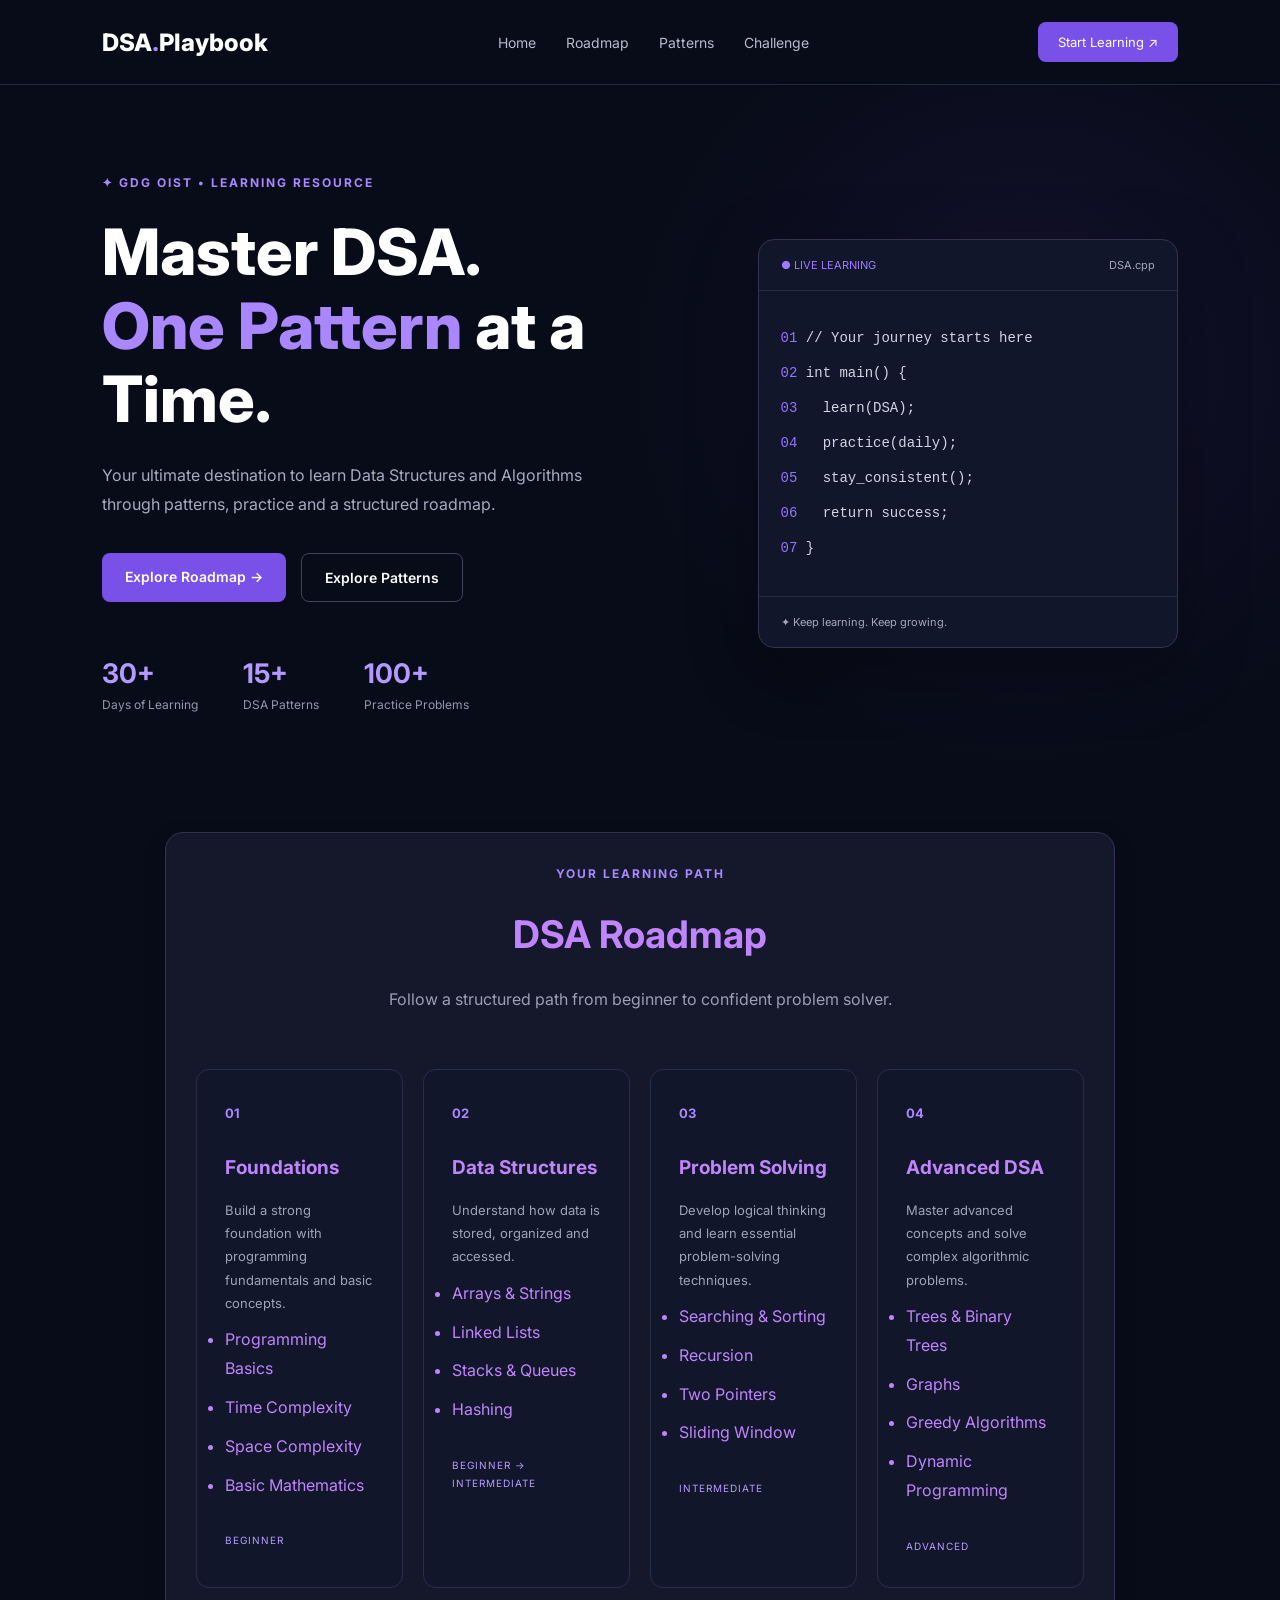
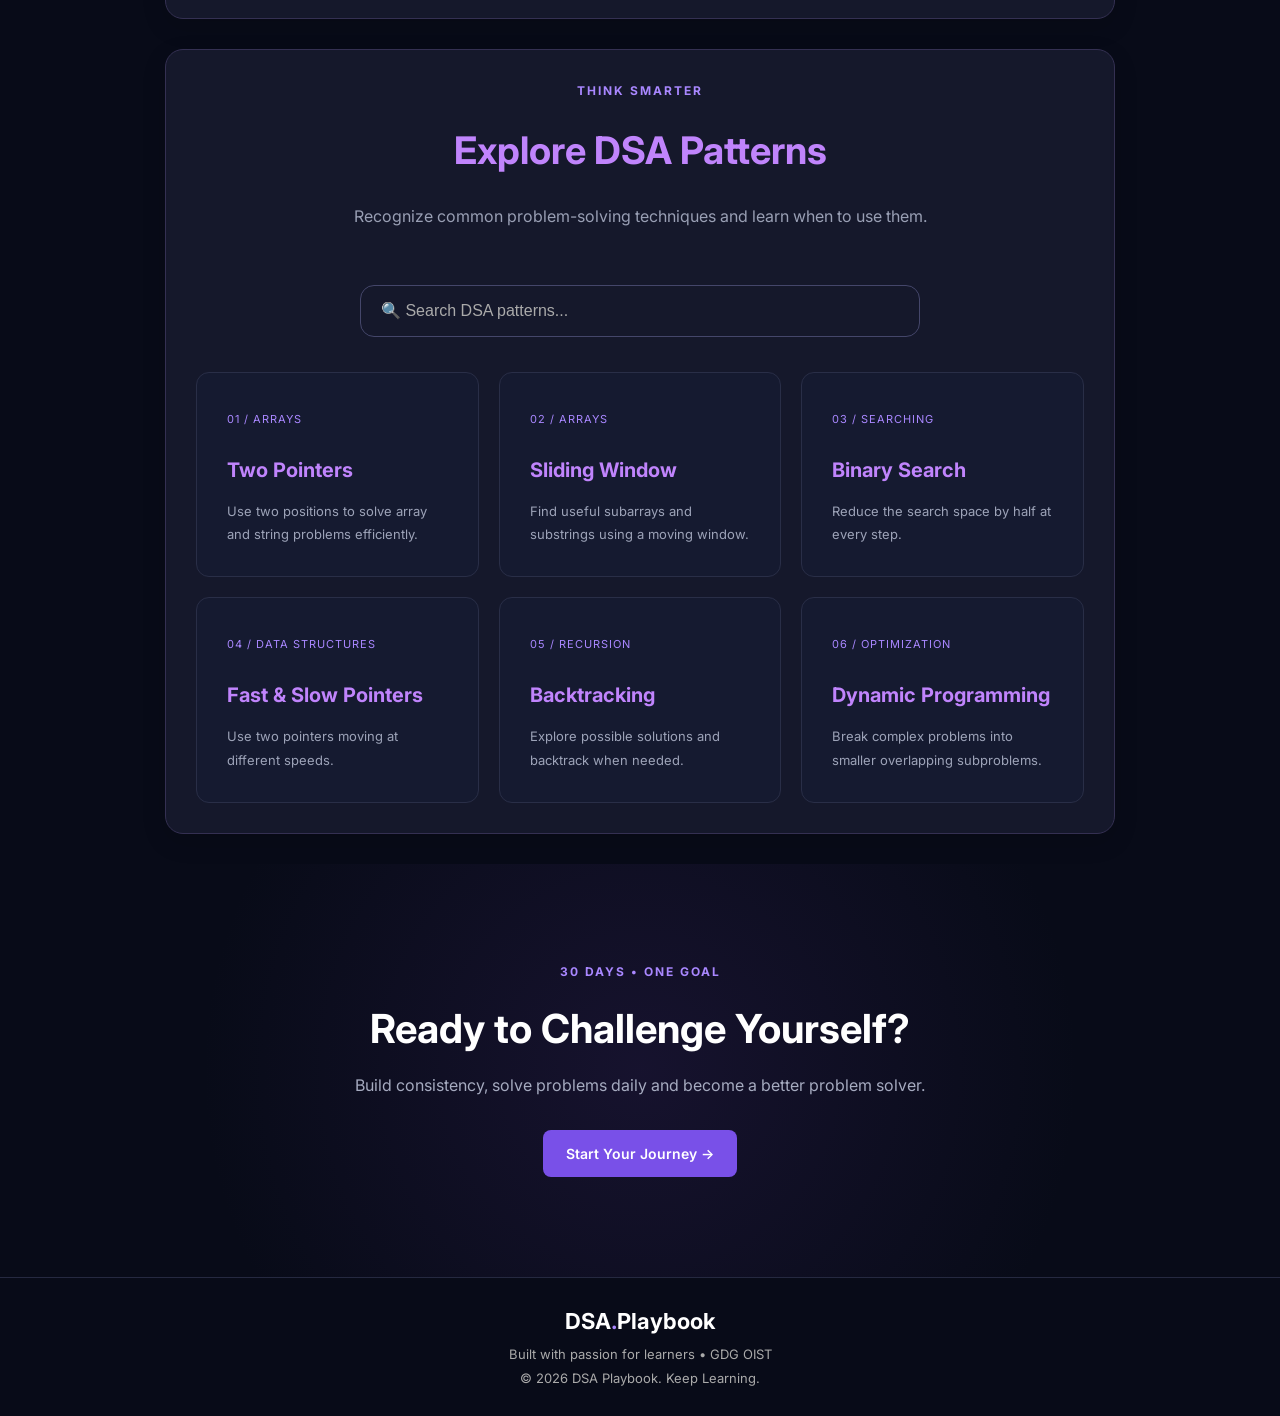
<file: index.html>
<!DOCTYPE html>
<html lang="en">

<head>
    <meta charset="UTF-8">
    <meta name="viewport" content="width=device-width, initial-scale=1.0">
    <meta name="description" content="GDG OIST DSA Playbook - Learn Data Structures and Algorithms through patterns and a structured roadmap.">
    <title>DSA Playbook | GDG OIST</title>
    <link rel="stylesheet" href="style.css">
</head>

<body>

    <!-- NAVBAR -->
    <header class="navbar">
        <a href="#home" class="logo">DSA<span>.</span>Playbook</a>

        <nav class="nav-links" id="navLinks">
            <a href="#home">Home</a>
            <a href="#roadmap">Roadmap</a>
            <a href="#patterns">Patterns</a>
            <a href="#challenge">Challenge</a>
        </nav>

        <a href="#roadmap" class="nav-btn">Start Learning ↗</a>
        <button class="menu-btn" id="menuBtn">☰</button>
    </header>


    <main>

        <!-- HERO SECTION -->
        <section class="hero" id="home">

            <div class="hero-content">
                <p class="tag">✦ GDG OIST • LEARNING RESOURCE</p>

                <h1>
                    Master DSA.<br>
                    <span>One Pattern</span> at a Time.
                </h1>

                <p class="hero-text">
                    Your ultimate destination to learn Data Structures
                    and Algorithms through patterns, practice and
                    a structured roadmap.
                </p>

                <div class="hero-buttons">
                    <a href="#roadmap" class="primary-btn">Explore Roadmap →</a>
                    <a href="#patterns" class="secondary-btn">Explore Patterns</a>
                </div>

                <div class="hero-stats">
                    <div>
                        <h2>30+</h2>
                        <p>Days of Learning</p>
                    </div>

                    <div>
                        <h2>15+</h2>
                        <p>DSA Patterns</p>
                    </div>

                    <div>
                        <h2>100+</h2>
                        <p>Practice Problems</p>
                    </div>
                </div>
            </div>


            <div class="hero-card">
                <div class="card-top">
                    <span>● LIVE LEARNING</span>
                    <span>DSA.cpp</span>
                </div>

                <div class="code-content">
                    <p><span>01</span> // Your journey starts here</p>
                    <p><span>02</span> int main() {</p>
                    <p><span>03</span> &nbsp; learn(DSA);</p>
                    <p><span>04</span> &nbsp; practice(daily);</p>
                    <p><span>05</span> &nbsp; stay_consistent();</p>
                    <p><span>06</span> &nbsp; return success;</p>
                    <p><span>07</span> }</p>
                </div>

                <div class="card-bottom">
                    ✦ Keep learning. Keep growing.
                </div>
            </div>

        </section>



        <!-- ROADMAP SECTION -->
        <section class="section" id="roadmap">

            <div class="section-heading">
                <p class="tag">YOUR LEARNING PATH</p>
                <h2>DSA Roadmap</h2>
                <p>Follow a structured path from beginner to confident problem solver.</p>
            </div>

            <div class="roadmap-grid">

                <!-- 01 FOUNDATIONS -->
                <a href="foundations.html" class="roadmap-card">
                    <span class="number">01</span>
                    <h3>Foundations</h3>
                    <p>Build a strong foundation with programming fundamentals and basic concepts.</p>
                    <ul>
                        <li>Programming Basics</li>
                        <li>Time Complexity</li>
                        <li>Space Complexity</li>
                        <li>Basic Mathematics</li>
                    </ul>
                    <span class="level">BEGINNER</span>
                </a>


                <!-- 02 DATA STRUCTURES -->
                <a href="data-structures.html" class="roadmap-card">
                    <span class="number">02</span>
                    <h3>Data Structures</h3>
                    <p>Understand how data is stored, organized and accessed.</p>
                    <ul>
                        <li>Arrays & Strings</li>
                        <li>Linked Lists</li>
                        <li>Stacks & Queues</li>
                        <li>Hashing</li>
                    </ul>
                    <span class="level">BEGINNER → INTERMEDIATE</span>
                </a>


                <!-- 03 PROBLEM SOLVING -->
                <a href="problem-solving.html" class="roadmap-card">
                    <span class="number">03</span>
                    <h3>Problem Solving</h3>
                    <p>Develop logical thinking and learn essential problem-solving techniques.</p>
                    <ul>
                        <li>Searching & Sorting</li>
                        <li>Recursion</li>
                        <li>Two Pointers</li>
                        <li>Sliding Window</li>
                    </ul>
                    <span class="level">INTERMEDIATE</span>
                </a>


                <!-- 04 ADVANCED DSA -->
                <a href="advanced-dsa.html" class="roadmap-card">
                    <span class="number">04</span>
                    <h3>Advanced DSA</h3>
                    <p>Master advanced concepts and solve complex algorithmic problems.</p>
                    <ul>
                        <li>Trees & Binary Trees</li>
                        <li>Graphs</li>
                        <li>Greedy Algorithms</li>
                        <li>Dynamic Programming</li>
                    </ul>
                    <span class="level">ADVANCED</span>
                </a>

            </div>
        </section>



        <!-- PATTERNS SECTION -->
        <section class="section patterns-section" id="patterns">

            <div class="section-heading">
                <p class="tag">THINK SMARTER</p>
                <h2>Explore DSA Patterns</h2>
                <p>Recognize common problem-solving techniques and learn when to use them.</p>
            </div>


            <!-- SEARCH BAR -->
            <div class="search-box">
                <input
                    type="text"
                    id="searchInput"
                    placeholder="🔍 Search DSA patterns..."
                >
            </div>


            <!-- PATTERN CARDS -->
            <div class="patterns-grid">

                <!-- 01 TWO POINTERS -->
                <a href="two-pointers.html" class="pattern-card">
                    <span>01 / ARRAYS</span>
                    <h3>Two Pointers</h3>
                    <p>Use two positions to solve array and string problems efficiently.</p>
                </a>


                <!-- 02 SLIDING WINDOW -->
                <a href="sliding-window.html" class="pattern-card">
                    <span>02 / ARRAYS</span>
                    <h3>Sliding Window</h3>
                    <p>Find useful subarrays and substrings using a moving window.</p>
                </a>


                <!-- 03 BINARY SEARCH -->
                <a href="binary-search.html" class="pattern-card">
                    <span>03 / SEARCHING</span>
                    <h3>Binary Search</h3>
                    <p>Reduce the search space by half at every step.</p>
                </a>


                <!-- 04 FAST AND SLOW POINTERS -->
                <a href="fast-slow-pointers.html" class="pattern-card">
                    <span>04 / DATA STRUCTURES</span>
                    <h3>Fast & Slow Pointers</h3>
                    <p>Use two pointers moving at different speeds.</p>
                </a>


                <!-- 05 BACKTRACKING -->
                <a href="backtracking.html" class="pattern-card">
                    <span>05 / RECURSION</span>
                    <h3>Backtracking</h3>
                    <p>Explore possible solutions and backtrack when needed.</p>
                </a>


                <!-- 06 DYNAMIC PROGRAMMING -->
                <a href="dynamic-programming.html" class="pattern-card">
                    <span>06 / OPTIMIZATION</span>
                    <h3>Dynamic Programming</h3>
                    <p>Break complex problems into smaller overlapping subproblems.</p>
                </a>

            </div>
        </section>



        <!-- CHALLENGE SECTION -->
        <section class="challenge-section" id="challenge">

            <p class="tag">30 DAYS • ONE GOAL</p>

            <h2>Ready to Challenge Yourself?</h2>

            <p>
                Build consistency, solve problems daily and become
                a better problem solver.
            </p>

            <a href="#roadmap" class="primary-btn">Start Your Journey →</a>

        </section>

    </main>



    <!-- FOOTER -->
    <footer>
        <h3>DSA<span>.</span>Playbook</h3>
        <p>Built with passion for learners • GDG OIST</p>
        <p>© 2026 DSA Playbook. Keep Learning.</p>
    </footer>


    <!-- JAVASCRIPT -->
    <script src="script.js"></script>

</body>
</html>
</file>
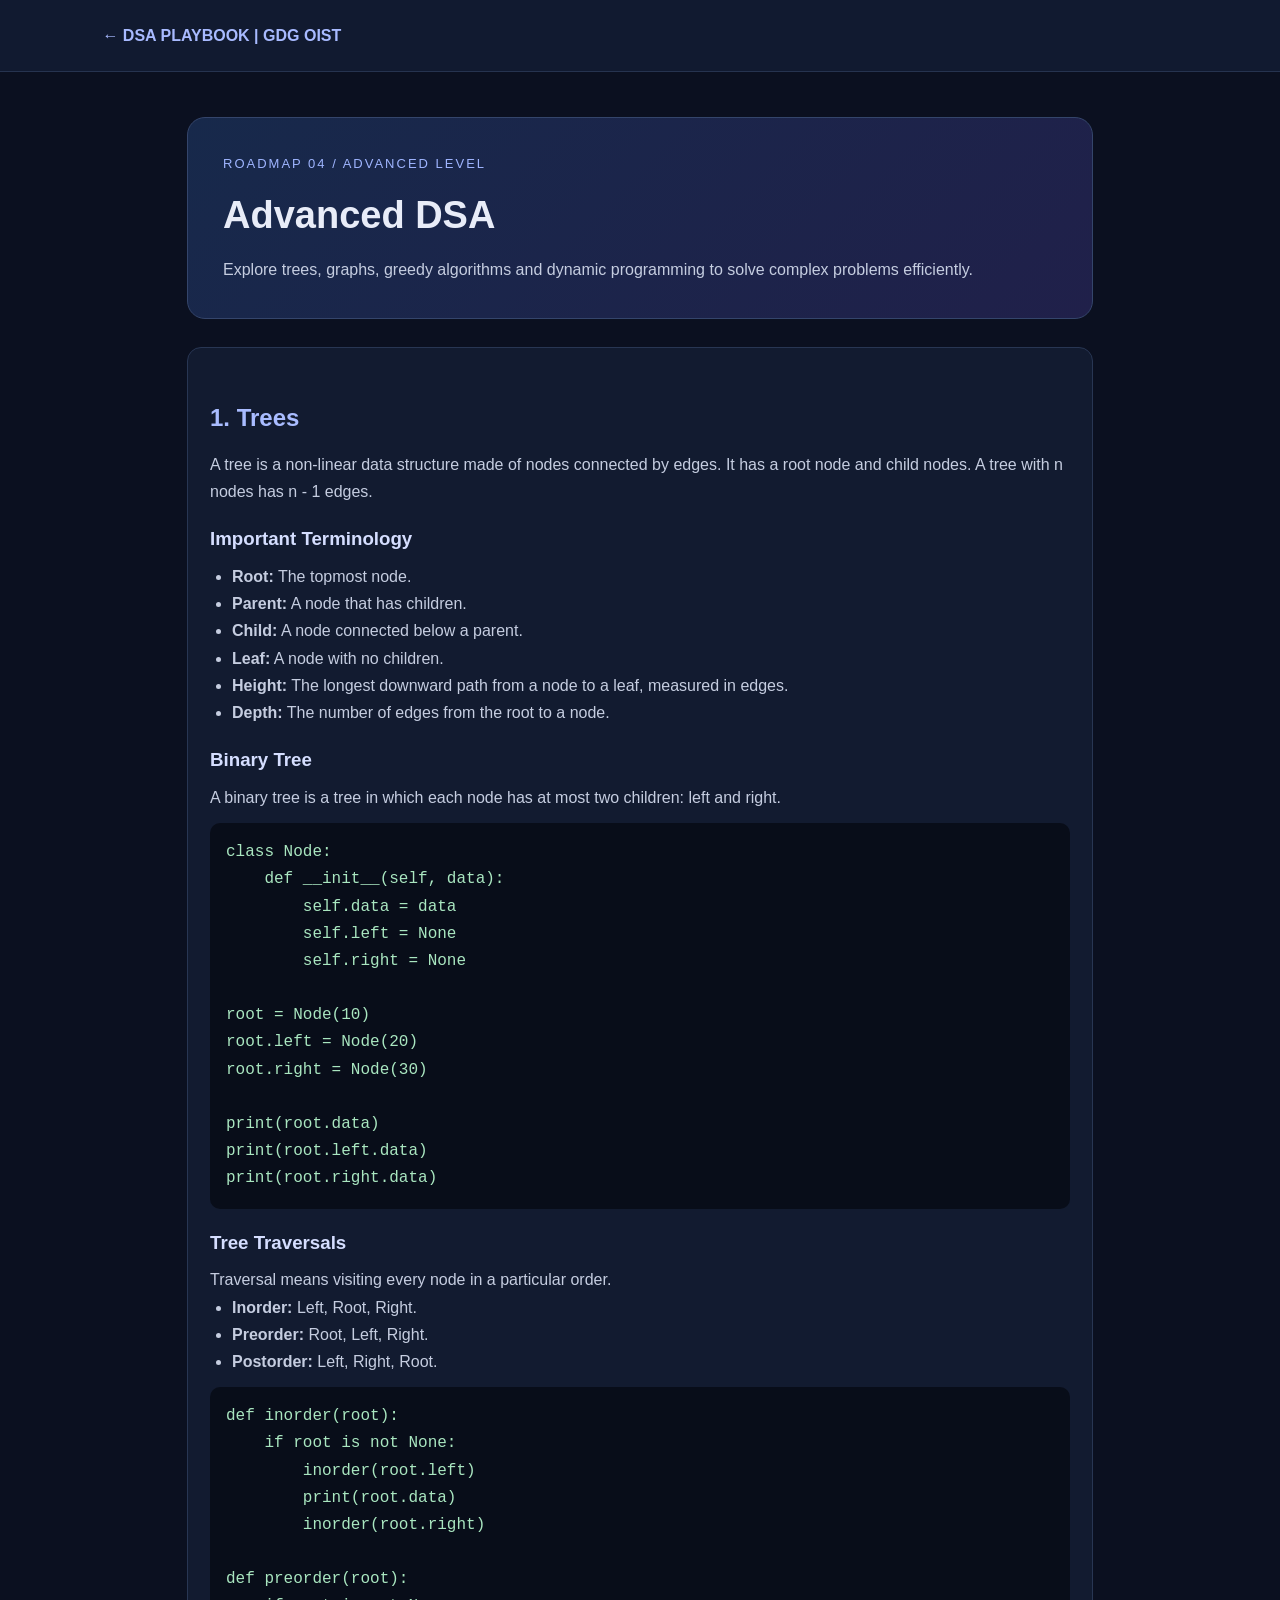
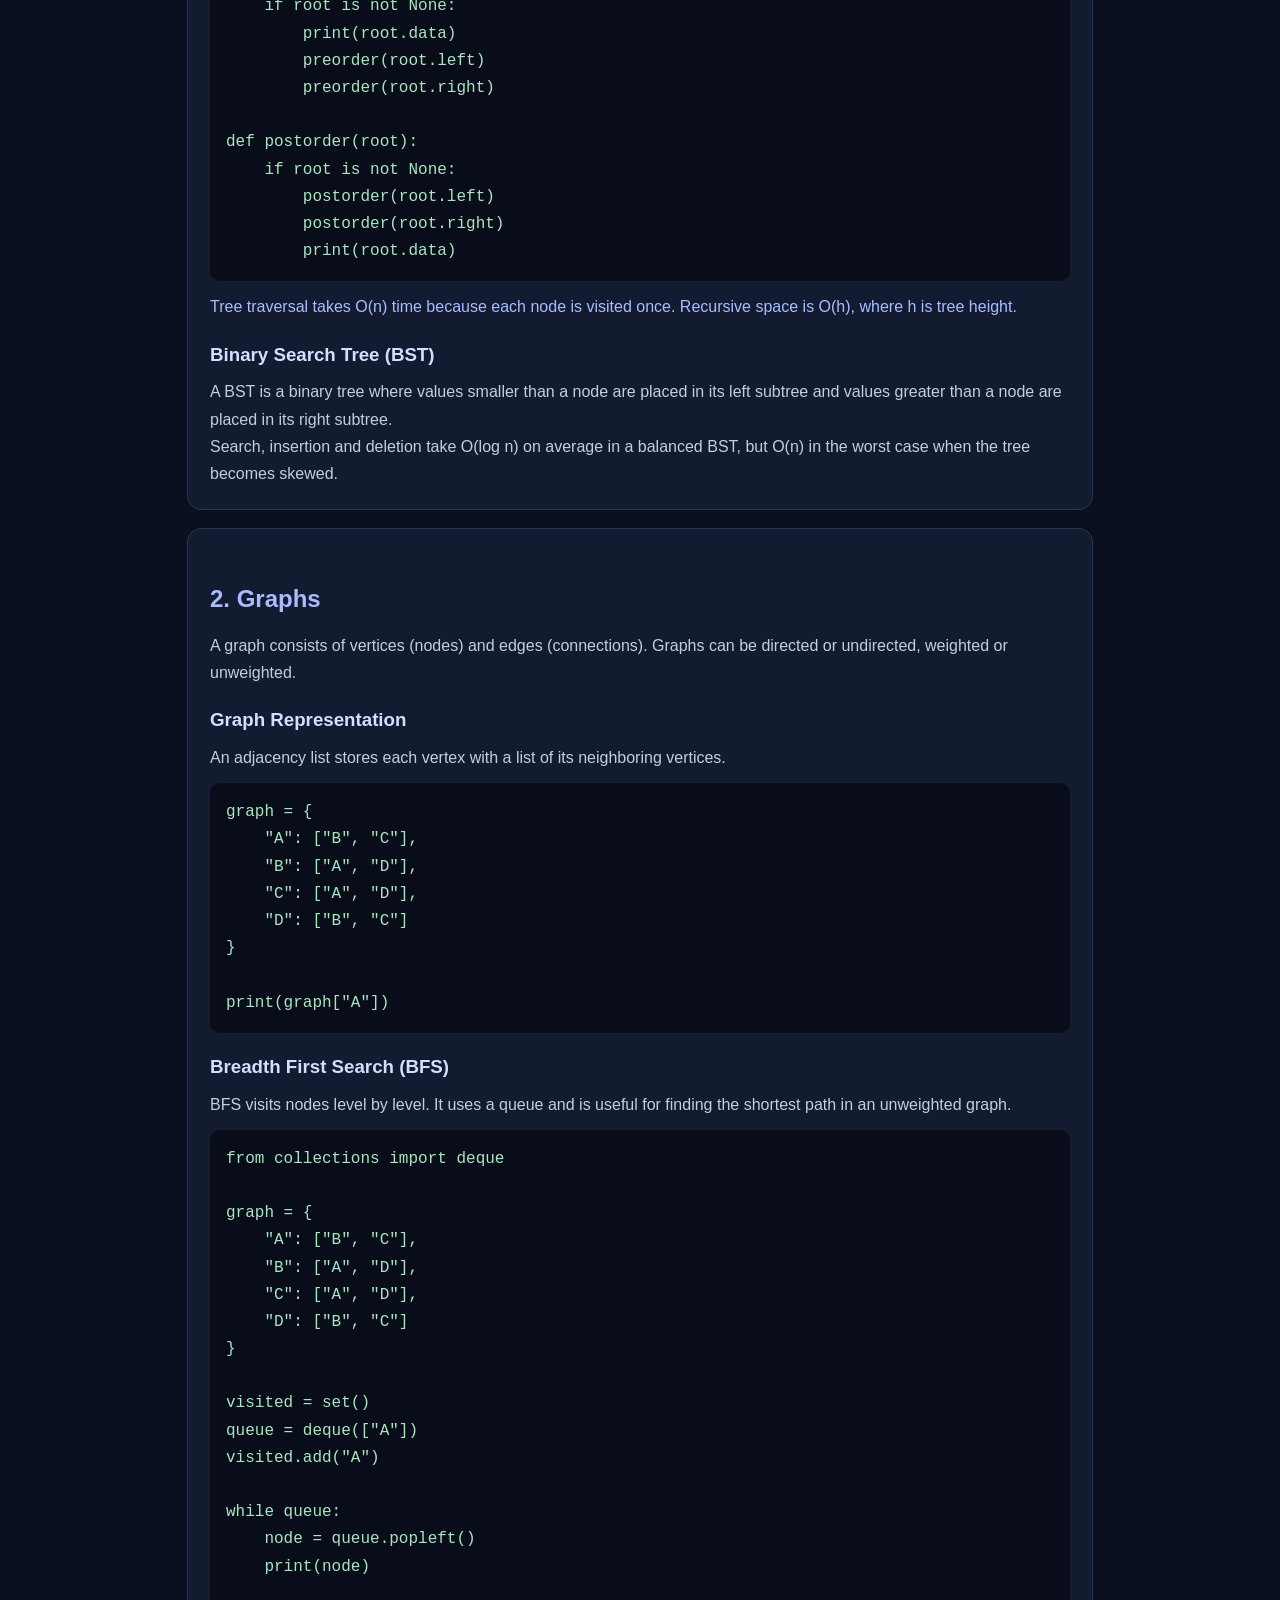
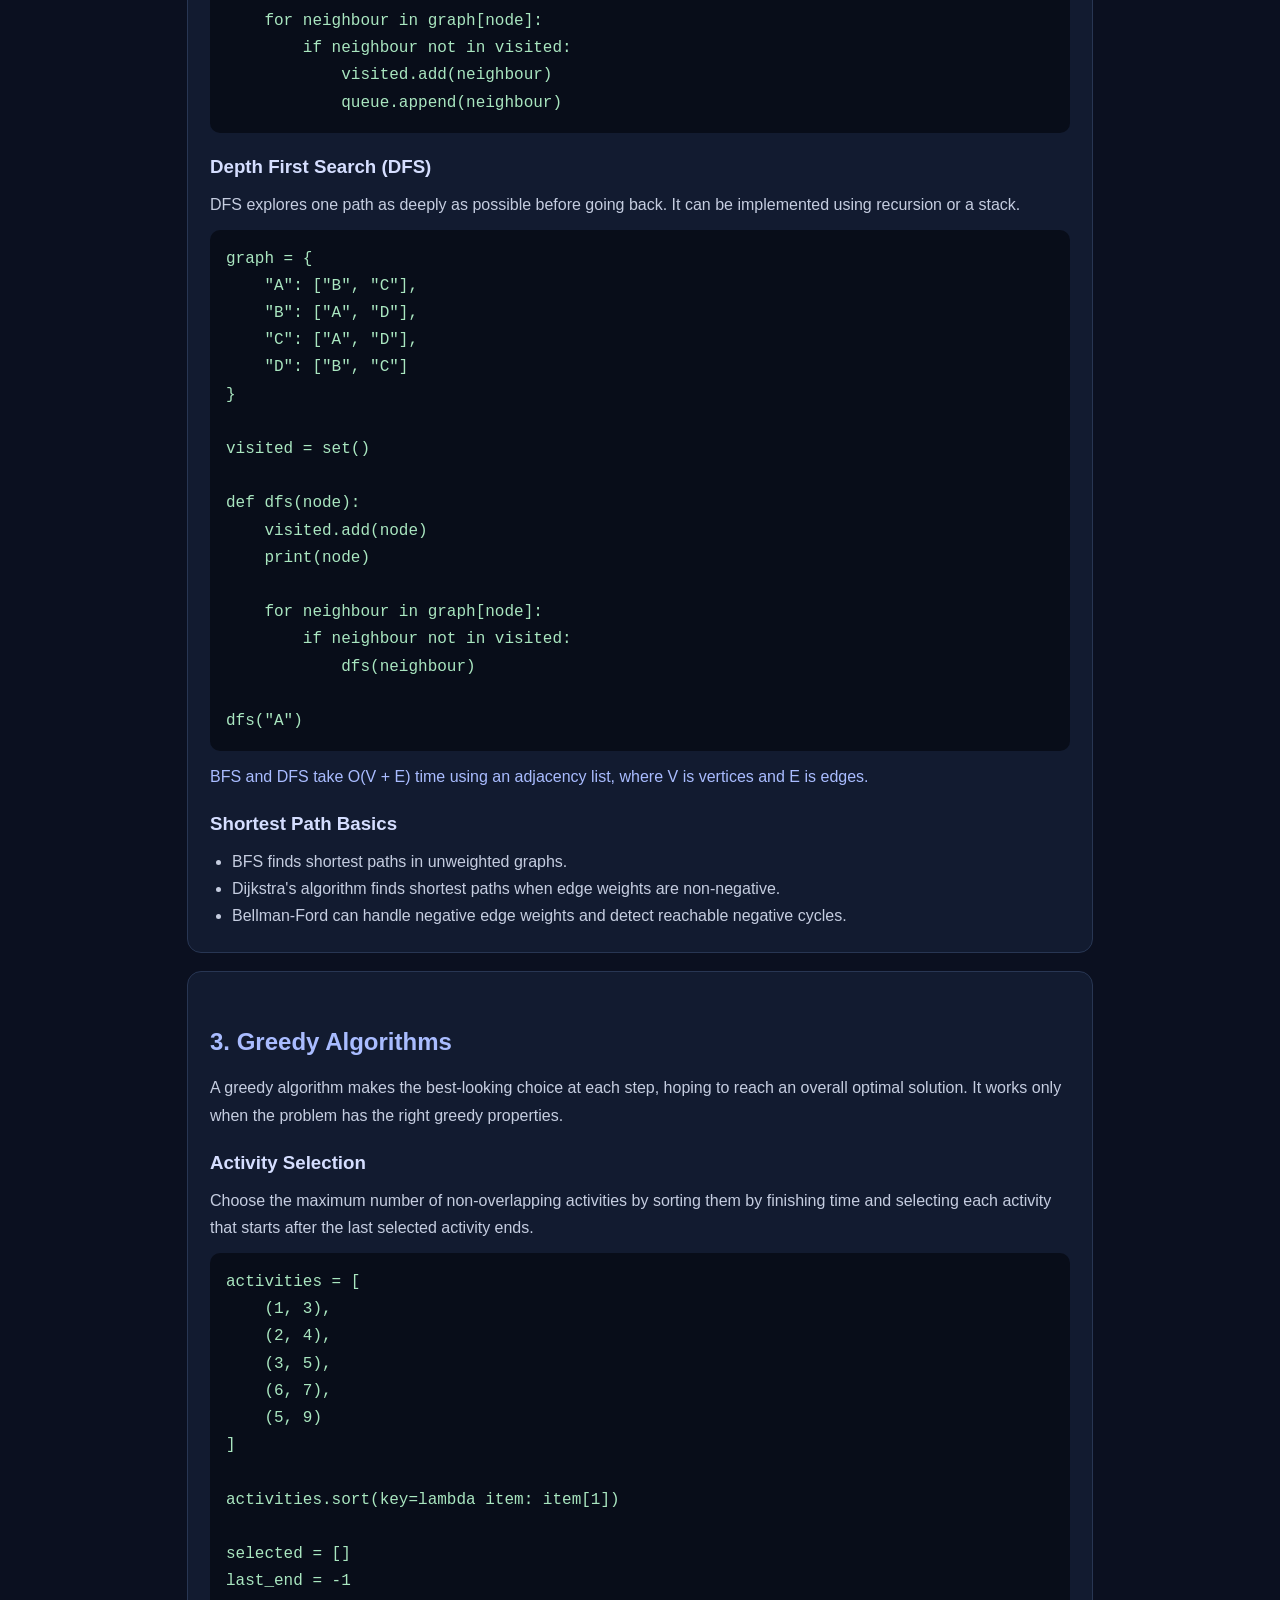
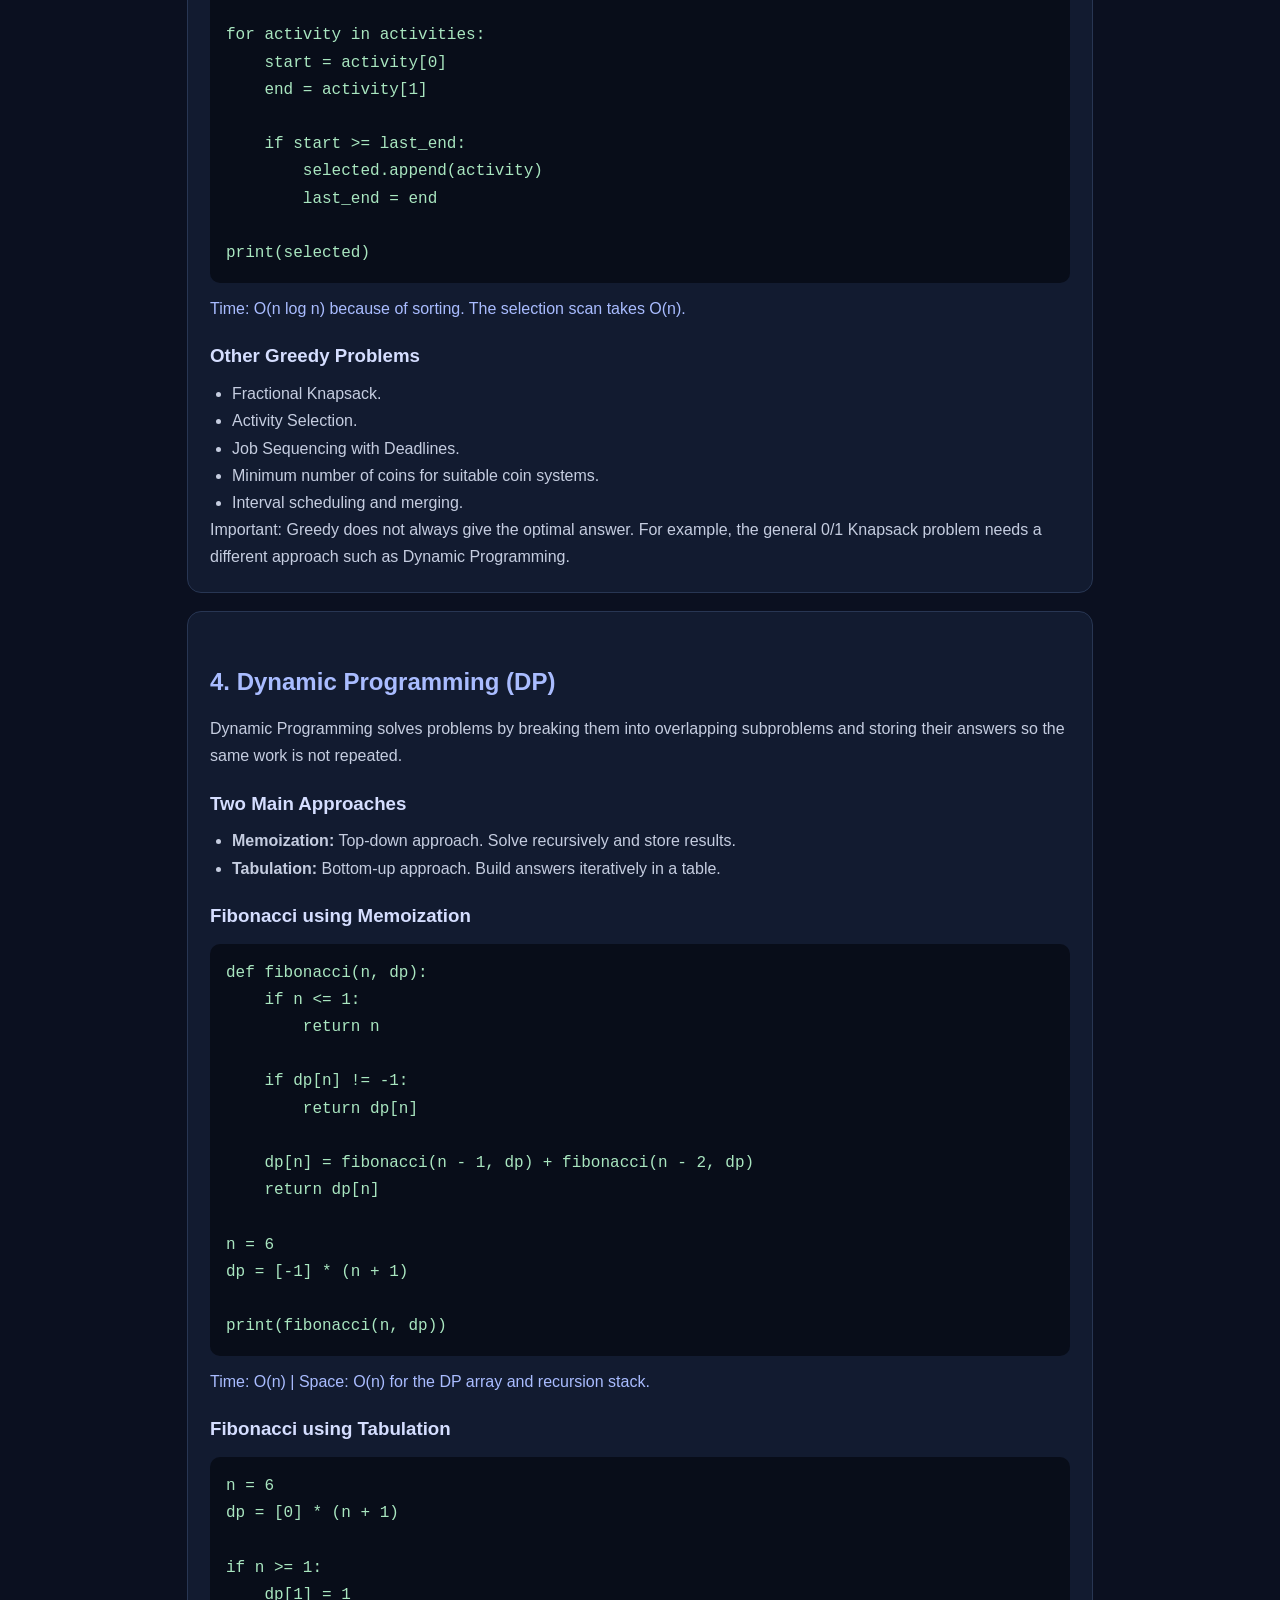
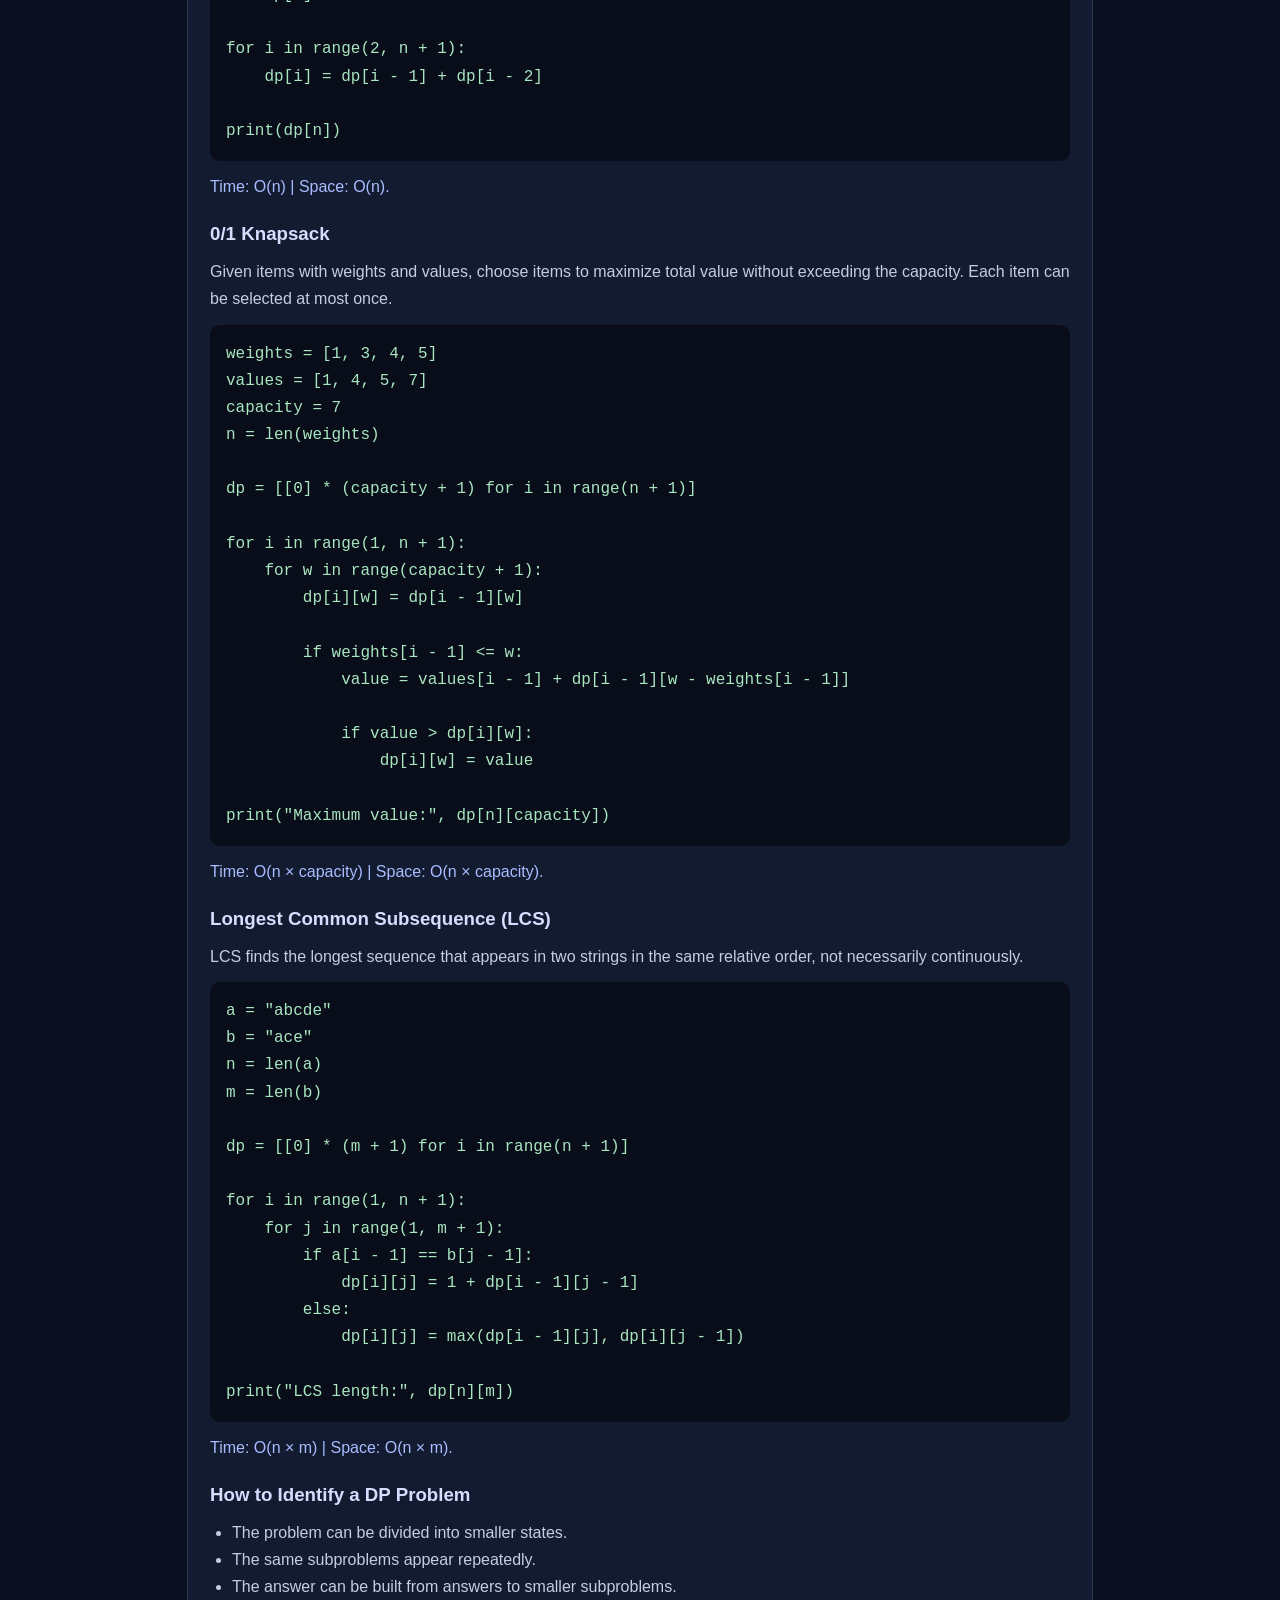
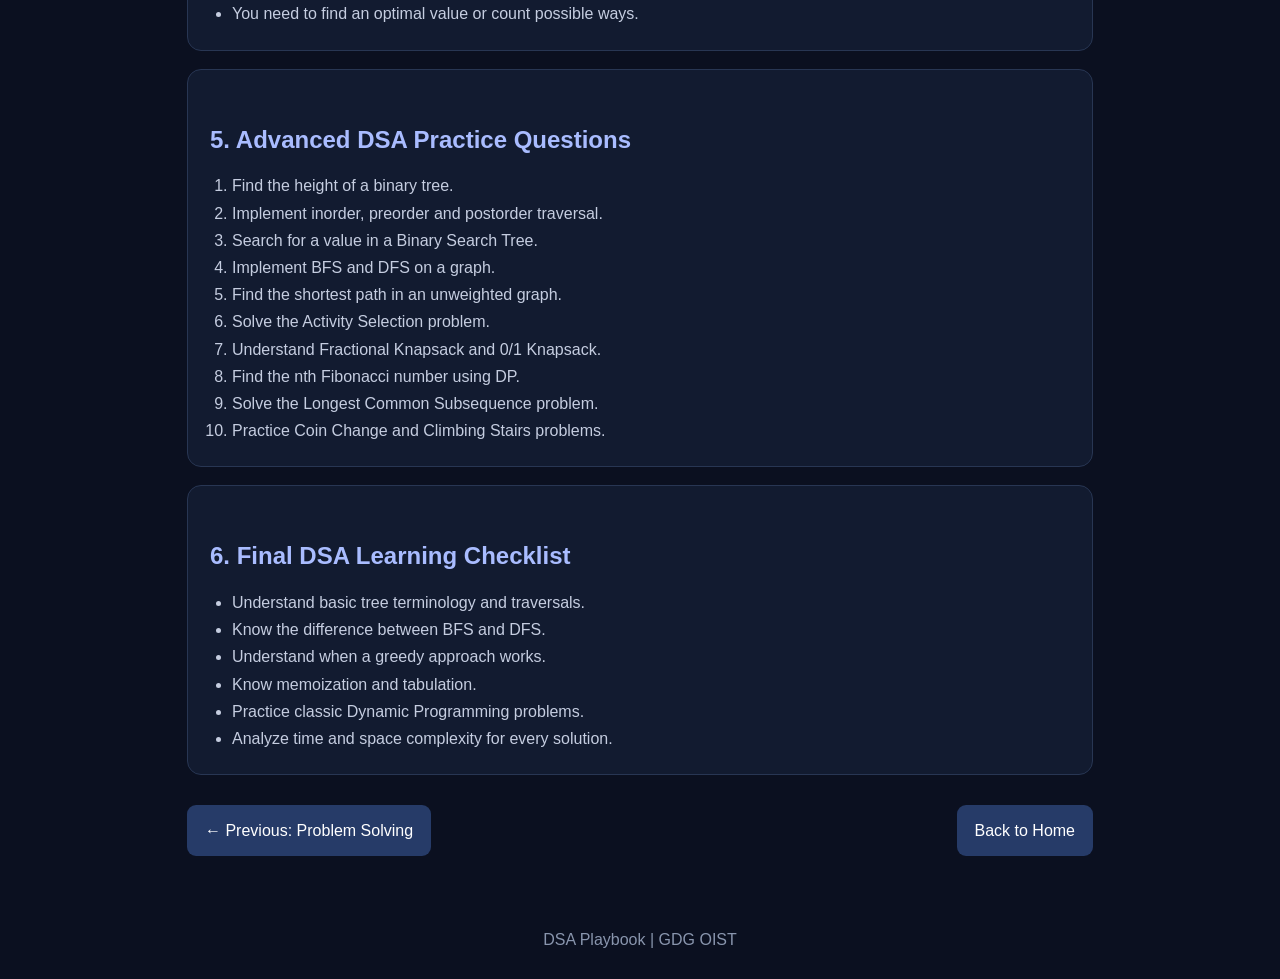
<file: advanced-dsa.html>
<!DOCTYPE html>
<html lang="en">
<head>
<meta charset="UTF-8">
<meta name="viewport" content="width=device-width, initial-scale=1.0">
<title>Advanced DSA | DSA Playbook</title>
<style>
*{margin:0;padding:0;box-sizing:border-box}
body{font-family:Arial,sans-serif;background:#0b1020;color:#e8ecf8;line-height:1.7}
header{padding:22px 8%;background:#111a30;border-bottom:1px solid #26334f}
header a{color:#a8baff;text-decoration:none;font-weight:bold}
main{max-width:950px;margin:auto;padding:45px 22px}
.hero{padding:35px;background:linear-gradient(135deg,#17294b,#20204a);border:1px solid #34456b;border-radius:18px;margin-bottom:28px}
.tag{color:#9fb5ff;font-size:13px;letter-spacing:2px}
h1{font-size:38px;margin:8px 0}
h2{color:#a9bcff;margin:28px 0 12px}
h3{color:#d5deff;margin:18px 0 8px}
.card{background:#121b30;border:1px solid #283653;border-radius:14px;padding:22px;margin:18px 0}
p,li{color:#c5cde0}
ul,ol{padding-left:22px}
pre{background:#080d19;color:#a9e6c0;padding:16px;border-radius:10px;overflow-x:auto;margin:12px 0}
code{font-family:Consolas,monospace}
.note{color:#a9bcff}
.nav{display:flex;justify-content:space-between;gap:12px;flex-wrap:wrap;margin-top:30px}
.nav a{background:#263b68;color:white;text-decoration:none;padding:12px 18px;border-radius:9px}
footer{text-align:center;color:#8995ad;padding:25px}
</style>
</head>
<body>
<header><a href="index.html">← DSA PLAYBOOK | GDG OIST</a></header>
<main>
<section class="hero">
<div class="tag">ROADMAP 04 / ADVANCED LEVEL</div>
<h1>Advanced DSA</h1>
<p>Explore trees, graphs, greedy algorithms and dynamic programming to solve complex problems efficiently.</p>
</section>

<div class="card">
<h2>1. Trees</h2>
<p>A tree is a non-linear data structure made of nodes connected by edges. It has a root node and child nodes. A tree with n nodes has n - 1 edges.</p>
<h3>Important Terminology</h3>
<ul>
<li><b>Root:</b> The topmost node.</li>
<li><b>Parent:</b> A node that has children.</li>
<li><b>Child:</b> A node connected below a parent.</li>
<li><b>Leaf:</b> A node with no children.</li>
<li><b>Height:</b> The longest downward path from a node to a leaf, measured in edges.</li>
<li><b>Depth:</b> The number of edges from the root to a node.</li>
</ul>
<h3>Binary Tree</h3>
<p>A binary tree is a tree in which each node has at most two children: left and right.</p>
<pre><code>class Node:
    def __init__(self, data):
        self.data = data
        self.left = None
        self.right = None

root = Node(10)
root.left = Node(20)
root.right = Node(30)

print(root.data)
print(root.left.data)
print(root.right.data)</code></pre>
<h3>Tree Traversals</h3>
<p>Traversal means visiting every node in a particular order.</p>
<ul>
<li><b>Inorder:</b> Left, Root, Right.</li>
<li><b>Preorder:</b> Root, Left, Right.</li>
<li><b>Postorder:</b> Left, Right, Root.</li>
</ul>
<pre><code>def inorder(root):
    if root is not None:
        inorder(root.left)
        print(root.data)
        inorder(root.right)

def preorder(root):
    if root is not None:
        print(root.data)
        preorder(root.left)
        preorder(root.right)

def postorder(root):
    if root is not None:
        postorder(root.left)
        postorder(root.right)
        print(root.data)</code></pre>
<p class="note">Tree traversal takes O(n) time because each node is visited once. Recursive space is O(h), where h is tree height.</p>
<h3>Binary Search Tree (BST)</h3>
<p>A BST is a binary tree where values smaller than a node are placed in its left subtree and values greater than a node are placed in its right subtree.</p>
<p>Search, insertion and deletion take O(log n) on average in a balanced BST, but O(n) in the worst case when the tree becomes skewed.</p>
</div>

<div class="card">
<h2>2. Graphs</h2>
<p>A graph consists of vertices (nodes) and edges (connections). Graphs can be directed or undirected, weighted or unweighted.</p>
<h3>Graph Representation</h3>
<p>An adjacency list stores each vertex with a list of its neighboring vertices.</p>
<pre><code>graph = {
    "A": ["B", "C"],
    "B": ["A", "D"],
    "C": ["A", "D"],
    "D": ["B", "C"]
}

print(graph["A"])</code></pre>
<h3>Breadth First Search (BFS)</h3>
<p>BFS visits nodes level by level. It uses a queue and is useful for finding the shortest path in an unweighted graph.</p>
<pre><code>from collections import deque

graph = {
    "A": ["B", "C"],
    "B": ["A", "D"],
    "C": ["A", "D"],
    "D": ["B", "C"]
}

visited = set()
queue = deque(["A"])
visited.add("A")

while queue:
    node = queue.popleft()
    print(node)

    for neighbour in graph[node]:
        if neighbour not in visited:
            visited.add(neighbour)
            queue.append(neighbour)</code></pre>
<h3>Depth First Search (DFS)</h3>
<p>DFS explores one path as deeply as possible before going back. It can be implemented using recursion or a stack.</p>
<pre><code>graph = {
    "A": ["B", "C"],
    "B": ["A", "D"],
    "C": ["A", "D"],
    "D": ["B", "C"]
}

visited = set()

def dfs(node):
    visited.add(node)
    print(node)

    for neighbour in graph[node]:
        if neighbour not in visited:
            dfs(neighbour)

dfs("A")</code></pre>
<p class="note">BFS and DFS take O(V + E) time using an adjacency list, where V is vertices and E is edges.</p>
<h3>Shortest Path Basics</h3>
<ul>
<li>BFS finds shortest paths in unweighted graphs.</li>
<li>Dijkstra's algorithm finds shortest paths when edge weights are non-negative.</li>
<li>Bellman-Ford can handle negative edge weights and detect reachable negative cycles.</li>
</ul>
</div>

<div class="card">
<h2>3. Greedy Algorithms</h2>
<p>A greedy algorithm makes the best-looking choice at each step, hoping to reach an overall optimal solution. It works only when the problem has the right greedy properties.</p>
<h3>Activity Selection</h3>
<p>Choose the maximum number of non-overlapping activities by sorting them by finishing time and selecting each activity that starts after the last selected activity ends.</p>
<pre><code>activities = [
    (1, 3),
    (2, 4),
    (3, 5),
    (6, 7),
    (5, 9)
]

activities.sort(key=lambda item: item[1])

selected = []
last_end = -1

for activity in activities:
    start = activity[0]
    end = activity[1]

    if start >= last_end:
        selected.append(activity)
        last_end = end

print(selected)</code></pre>
<p class="note">Time: O(n log n) because of sorting. The selection scan takes O(n).</p>
<h3>Other Greedy Problems</h3>
<ul>
<li>Fractional Knapsack.</li>
<li>Activity Selection.</li>
<li>Job Sequencing with Deadlines.</li>
<li>Minimum number of coins for suitable coin systems.</li>
<li>Interval scheduling and merging.</li>
</ul>
<p>Important: Greedy does not always give the optimal answer. For example, the general 0/1 Knapsack problem needs a different approach such as Dynamic Programming.</p>
</div>

<div class="card">
<h2>4. Dynamic Programming (DP)</h2>
<p>Dynamic Programming solves problems by breaking them into overlapping subproblems and storing their answers so the same work is not repeated.</p>
<h3>Two Main Approaches</h3>
<ul>
<li><b>Memoization:</b> Top-down approach. Solve recursively and store results.</li>
<li><b>Tabulation:</b> Bottom-up approach. Build answers iteratively in a table.</li>
</ul>
<h3>Fibonacci using Memoization</h3>
<pre><code>def fibonacci(n, dp):
    if n <= 1:
        return n

    if dp[n] != -1:
        return dp[n]

    dp[n] = fibonacci(n - 1, dp) + fibonacci(n - 2, dp)
    return dp[n]

n = 6
dp = [-1] * (n + 1)

print(fibonacci(n, dp))</code></pre>
<p class="note">Time: O(n) | Space: O(n) for the DP array and recursion stack.</p>
<h3>Fibonacci using Tabulation</h3>
<pre><code>n = 6
dp = [0] * (n + 1)

if n >= 1:
    dp[1] = 1

for i in range(2, n + 1):
    dp[i] = dp[i - 1] + dp[i - 2]

print(dp[n])</code></pre>
<p class="note">Time: O(n) | Space: O(n).</p>
<h3>0/1 Knapsack</h3>
<p>Given items with weights and values, choose items to maximize total value without exceeding the capacity. Each item can be selected at most once.</p>
<pre><code>weights = [1, 3, 4, 5]
values = [1, 4, 5, 7]
capacity = 7
n = len(weights)

dp = [[0] * (capacity + 1) for i in range(n + 1)]

for i in range(1, n + 1):
    for w in range(capacity + 1):
        dp[i][w] = dp[i - 1][w]

        if weights[i - 1] <= w:
            value = values[i - 1] + dp[i - 1][w - weights[i - 1]]

            if value > dp[i][w]:
                dp[i][w] = value

print("Maximum value:", dp[n][capacity])</code></pre>
<p class="note">Time: O(n × capacity) | Space: O(n × capacity).</p>
<h3>Longest Common Subsequence (LCS)</h3>
<p>LCS finds the longest sequence that appears in two strings in the same relative order, not necessarily continuously.</p>
<pre><code>a = "abcde"
b = "ace"
n = len(a)
m = len(b)

dp = [[0] * (m + 1) for i in range(n + 1)]

for i in range(1, n + 1):
    for j in range(1, m + 1):
        if a[i - 1] == b[j - 1]:
            dp[i][j] = 1 + dp[i - 1][j - 1]
        else:
            dp[i][j] = max(dp[i - 1][j], dp[i][j - 1])

print("LCS length:", dp[n][m])</code></pre>
<p class="note">Time: O(n × m) | Space: O(n × m).</p>
<h3>How to Identify a DP Problem</h3>
<ul>
<li>The problem can be divided into smaller states.</li>
<li>The same subproblems appear repeatedly.</li>
<li>The answer can be built from answers to smaller subproblems.</li>
<li>You need to find an optimal value or count possible ways.</li>
</ul>
</div>

<div class="card">
<h2>5. Advanced DSA Practice Questions</h2>
<ol>
<li>Find the height of a binary tree.</li>
<li>Implement inorder, preorder and postorder traversal.</li>
<li>Search for a value in a Binary Search Tree.</li>
<li>Implement BFS and DFS on a graph.</li>
<li>Find the shortest path in an unweighted graph.</li>
<li>Solve the Activity Selection problem.</li>
<li>Understand Fractional Knapsack and 0/1 Knapsack.</li>
<li>Find the nth Fibonacci number using DP.</li>
<li>Solve the Longest Common Subsequence problem.</li>
<li>Practice Coin Change and Climbing Stairs problems.</li>
</ol>
</div>

<div class="card">
<h2>6. Final DSA Learning Checklist</h2>
<ul>
<li>Understand basic tree terminology and traversals.</li>
<li>Know the difference between BFS and DFS.</li>
<li>Understand when a greedy approach works.</li>
<li>Know memoization and tabulation.</li>
<li>Practice classic Dynamic Programming problems.</li>
<li>Analyze time and space complexity for every solution.</li>
</ul>
</div>

<div class="nav">
<a href="problem-solving.html">← Previous: Problem Solving</a>
<a href="index.html">Back to Home</a>
</div>
</main>
<footer>DSA Playbook | GDG OIST</footer>
</body>
</html>
</file>
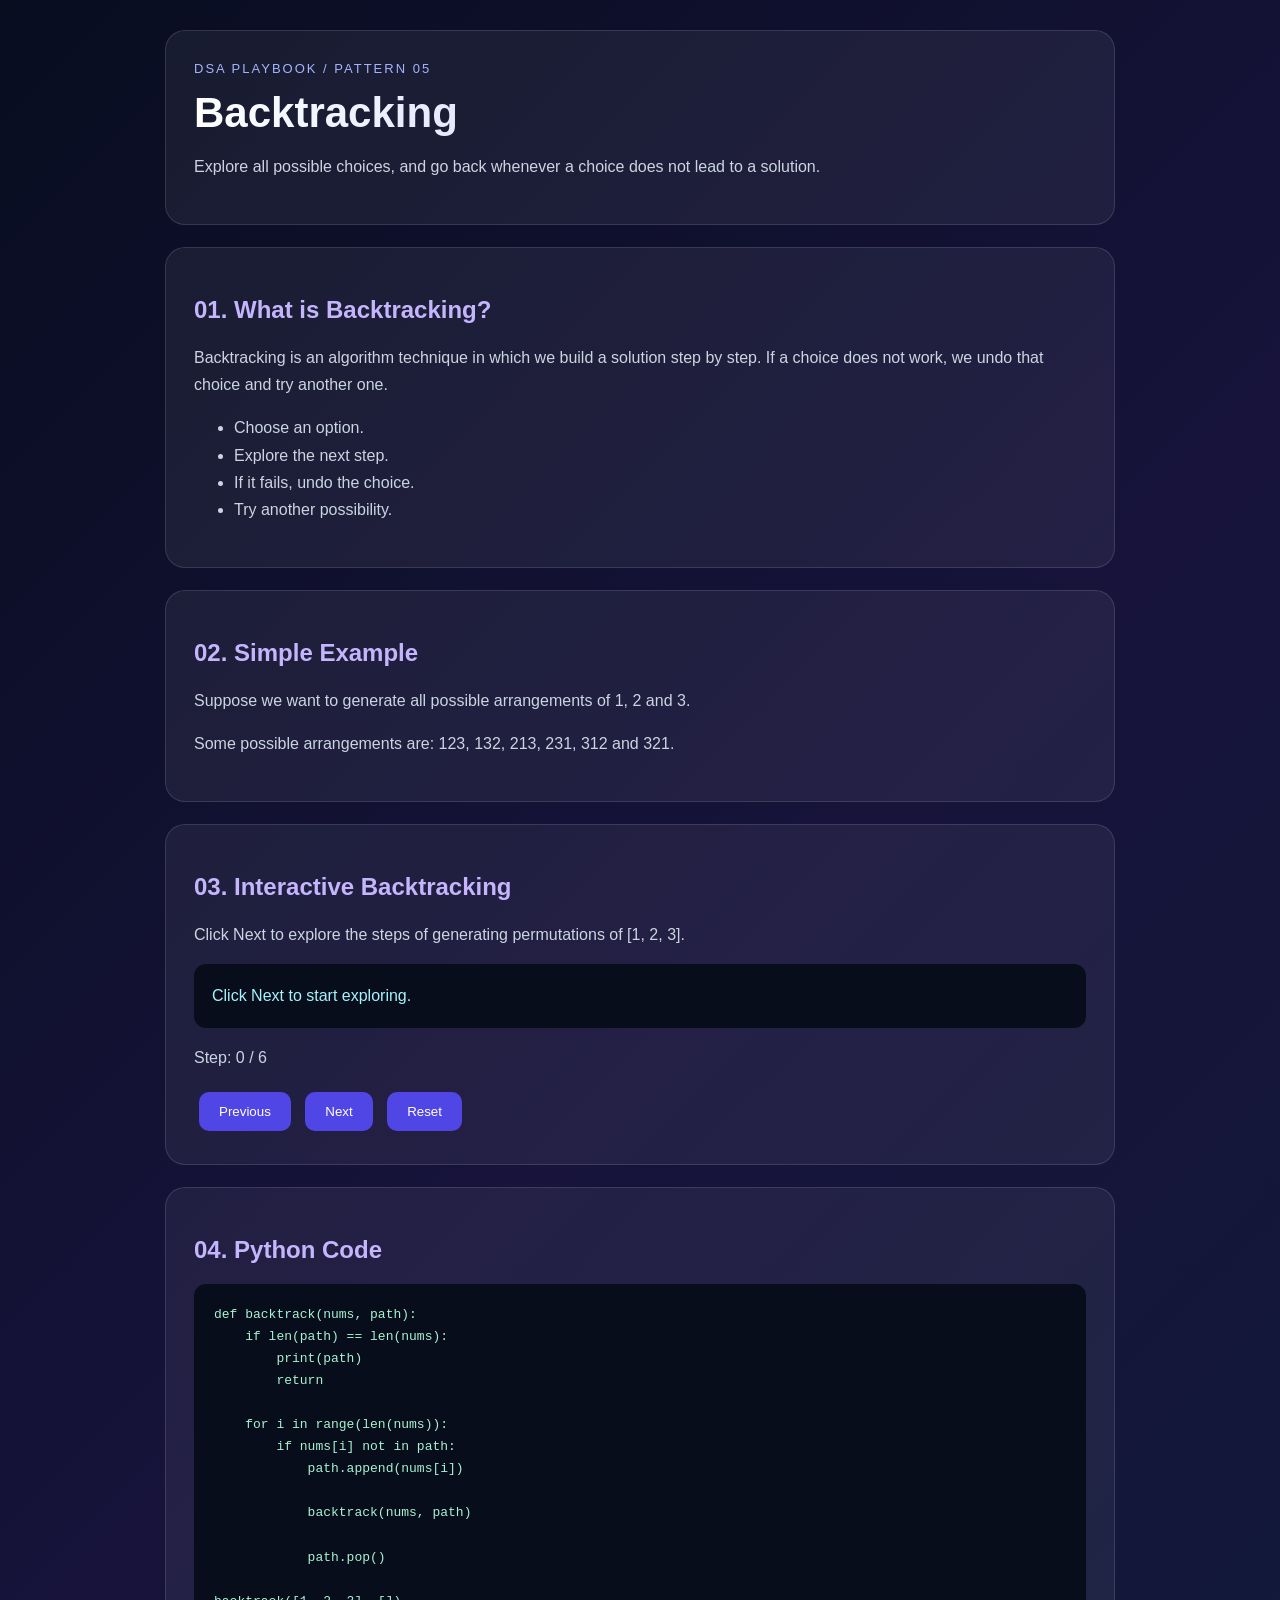
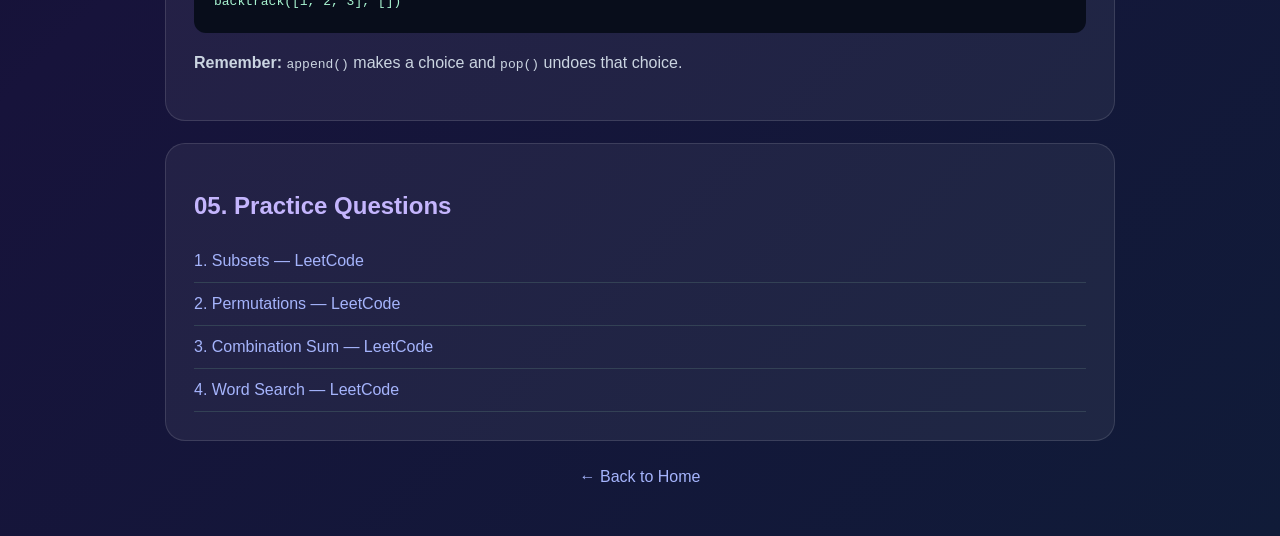
<file: backtracking.html>
<!DOCTYPE html>
<html lang="en">
<head>
<meta charset="UTF-8">
<meta name="viewport" content="width=device-width, initial-scale=1.0">
<title>Backtracking | DSA Playbook</title>
<style>
*{box-sizing:border-box}
body{margin:0;font-family:Arial,sans-serif;background:linear-gradient(135deg,#080d20,#17133b,#101b38);color:#f8fafc;padding:30px 18px}
.container{max-width:950px;margin:auto}
.hero,.card{background:rgba(255,255,255,.06);border:1px solid rgba(255,255,255,.12);border-radius:20px;padding:28px;margin-bottom:22px}
.tag{color:#a5b4fc;font-size:13px;letter-spacing:2px}
h1{font-size:42px;margin:12px 0;background:linear-gradient(90deg,#fff,#a5b4fc);-webkit-background-clip:text;color:transparent}
h2{color:#c4b5fd}
p,li{color:#cbd5e1;line-height:1.7}
.code{background:#080d1b;padding:20px;border-radius:12px;overflow-x:auto;color:#a7f3d0;line-height:1.7}
button{background:#4f46e5;color:white;border:0;padding:12px 20px;border-radius:10px;cursor:pointer;margin:5px}
button:hover{background:#6366f1}
.output{background:#080d1b;padding:18px;border-radius:12px;color:#a5f3fc;min-height:55px;line-height:1.7}
a{color:#a5b4fc;text-decoration:none}
a:hover{text-decoration:underline}
.question{padding:12px 0;border-bottom:1px solid #334155}
@media(max-width:600px){h1{font-size:32px}.hero,.card{padding:20px}}
</style>
</head>
<body>
<div class="container">

<section class="hero">
<span class="tag">DSA PLAYBOOK / PATTERN 05</span>
<h1>Backtracking</h1>
<p>Explore all possible choices, and go back whenever a choice does not lead to a solution.</p>
</section>

<section class="card">
<h2>01. What is Backtracking?</h2>
<p>Backtracking is an algorithm technique in which we build a solution step by step. If a choice does not work, we undo that choice and try another one.</p>
<ul>
<li>Choose an option.</li>
<li>Explore the next step.</li>
<li>If it fails, undo the choice.</li>
<li>Try another possibility.</li>
</ul>
</section>

<section class="card">
<h2>02. Simple Example</h2>
<p>Suppose we want to generate all possible arrangements of 1, 2 and 3.</p>
<p>Some possible arrangements are: 123, 132, 213, 231, 312 and 321.</p>
</section>

<section class="card">
<h2>03. Interactive Backtracking</h2>
<p>Click Next to explore the steps of generating permutations of [1, 2, 3].</p>
<div class="output" id="btOutput">Click Next to start exploring.</div>
<p id="btCount">Step: 0 / 6</p>
<button onclick="previousBT()">Previous</button>
<button onclick="nextBT()">Next</button>
<button onclick="resetBT()">Reset</button>
</section>

<section class="card">
<h2>04. Python Code</h2>
<pre class="code"><code>def backtrack(nums, path):
    if len(path) == len(nums):
        print(path)
        return

    for i in range(len(nums)):
        if nums[i] not in path:
            path.append(nums[i])

            backtrack(nums, path)

            path.pop()

backtrack([1, 2, 3], [])</code></pre>
<p><strong>Remember:</strong> <code>append()</code> makes a choice and <code>pop()</code> undoes that choice.</p>
</section>

<section class="card">
<h2>05. Practice Questions</h2>
<div class="question"><a href="https://leetcode.com/problems/subsets/" target="_blank">1. Subsets — LeetCode</a></div>
<div class="question"><a href="https://leetcode.com/problems/permutations/" target="_blank">2. Permutations — LeetCode</a></div>
<div class="question"><a href="https://leetcode.com/problems/combination-sum/" target="_blank">3. Combination Sum — LeetCode</a></div>
<div class="question"><a href="https://leetcode.com/problems/word-search/" target="_blank">4. Word Search — LeetCode</a></div>
</section>

<p style="text-align:center"><a href="index.html">← Back to Home</a></p>
</div>

<script>
let btSteps = [
"Choose 1 → path = [1]",
"Choose 2 → path = [1, 2]",
"Choose 3 → path = [1, 2, 3] → Save permutation 123",
"Backtrack: remove 3, then choose 3 → path = [1, 3]",
"Choose 2 → path = [1, 3, 2] → Save permutation 132",
"Backtrack to the beginning and explore the remaining choices."
];
let btPosition = 0;

function updateBT(){
    document.getElementById("btOutput").innerText =
        btPosition === 0 ? "Click Next to start exploring." : btSteps[btPosition - 1];
    document.getElementById("btCount").innerText = "Step: " + btPosition + " / " + btSteps.length;
}
function nextBT(){
    if(btPosition < btSteps.length){btPosition++;updateBT();}
}
function previousBT(){
    if(btPosition > 0){btPosition--;updateBT();}
}
function resetBT(){btPosition=0;updateBT();}
</script>
</body>
</html>
</file>
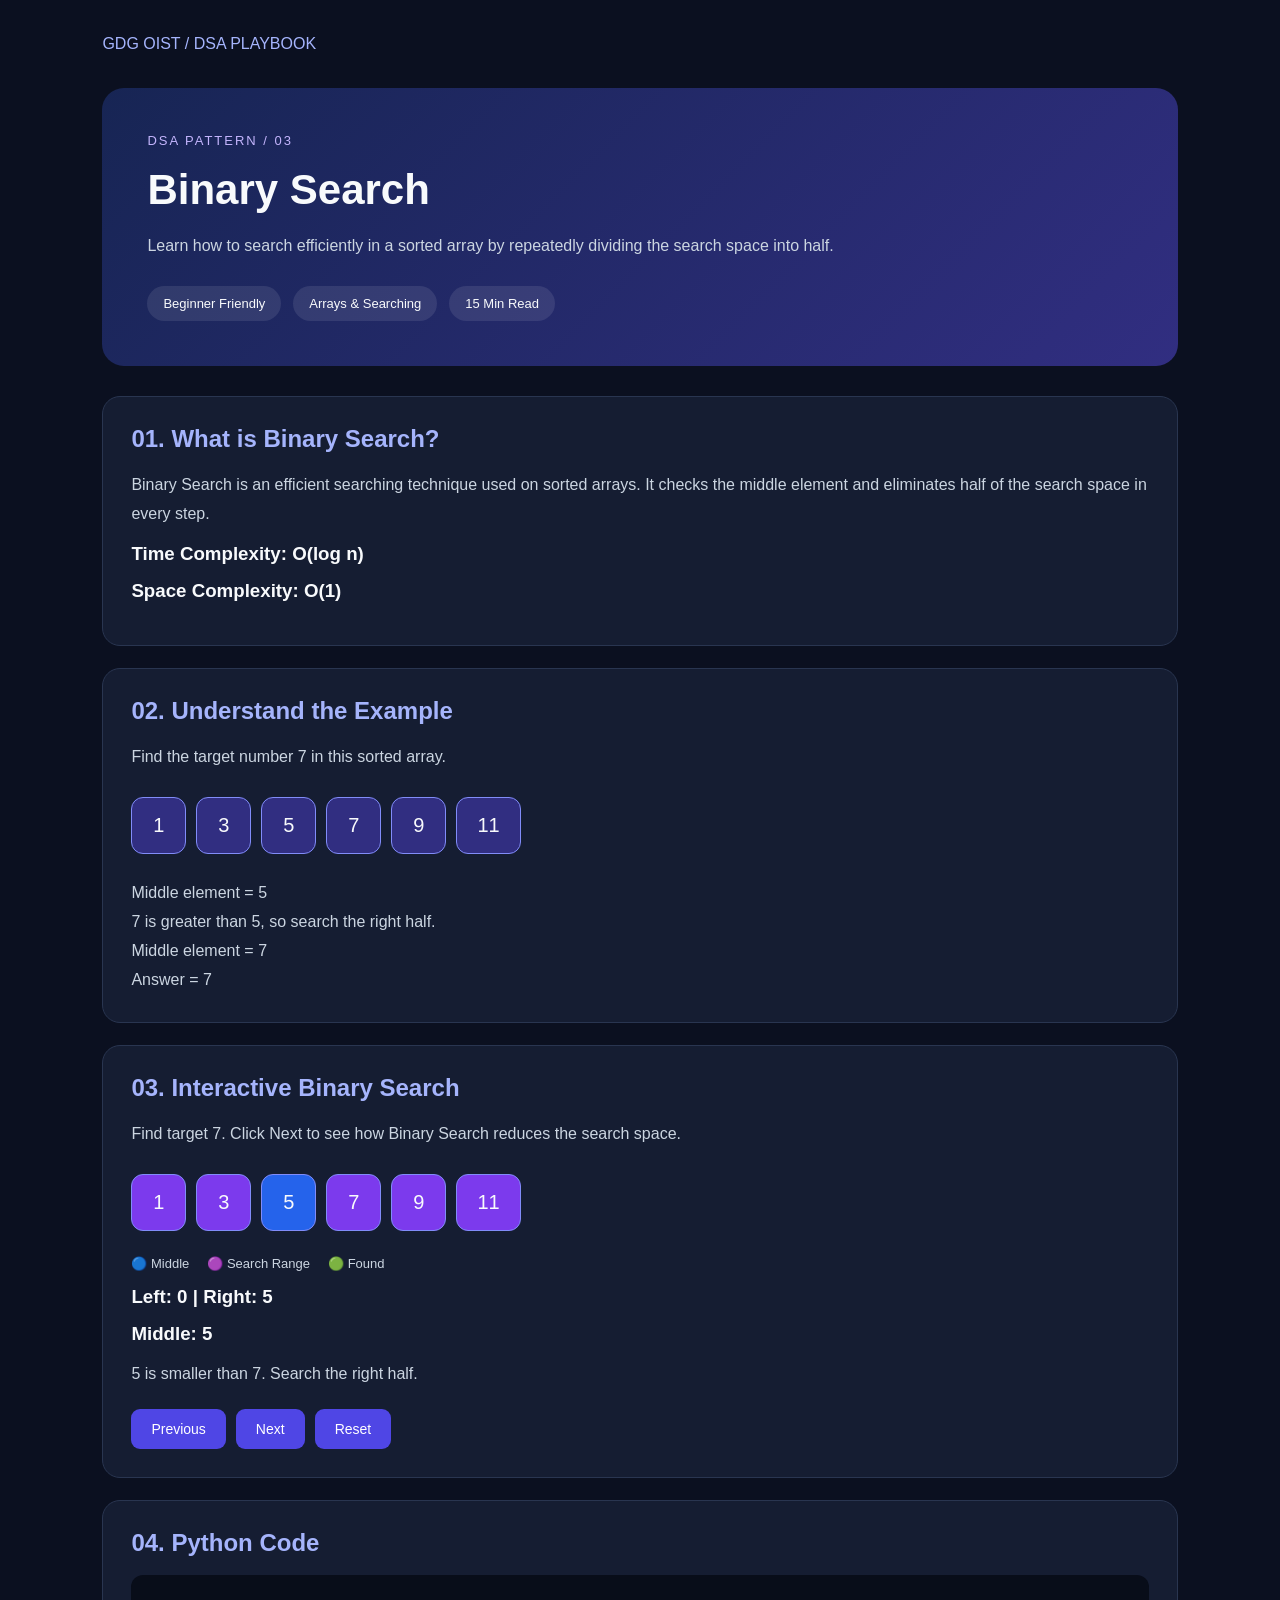
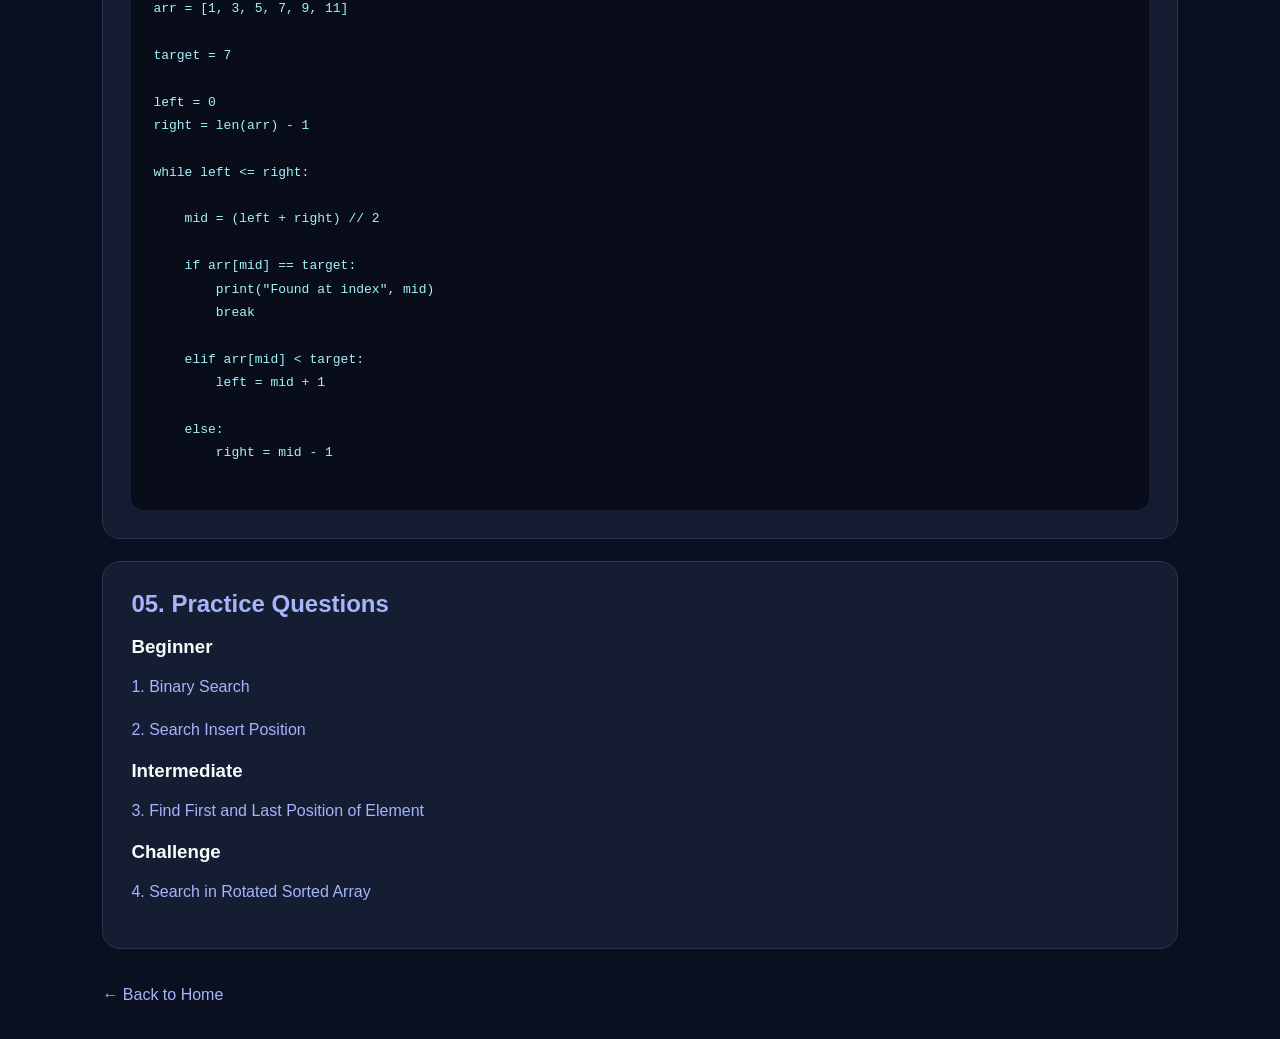
<file: binary-search.html>
<!DOCTYPE html>
<html lang="en">
<head>
    <meta charset="UTF-8">
    <meta name="viewport" content="width=device-width, initial-scale=1.0">

    <title>Binary Search | GDG DSA Playbook</title>

    <style>
        * {
            margin: 0;
            padding: 0;
            box-sizing: border-box;
        }

        body {
            background: #0b1020;
            color: #f8fafc;
            font-family: Arial, sans-serif;
            padding: 35px 8%;
        }

        .top {
            color: #a5b4fc;
            margin-bottom: 35px;
        }

        .hero {
            padding: 45px;
            background: linear-gradient(135deg, #172554, #312e81);
            border-radius: 22px;
            margin-bottom: 30px;
        }

        .tag {
            color: #c4b5fd;
            font-size: 13px;
            letter-spacing: 2px;
        }

        h1 {
            font-size: 42px;
            margin: 18px 0;
        }

        .hero p, .card p {
            color: #cbd5e1;
            line-height: 1.8;
        }

        .info {
            display: flex;
            gap: 12px;
            margin-top: 25px;
            flex-wrap: wrap;
        }

        .info span {
            background: #ffffff18;
            padding: 10px 16px;
            border-radius: 20px;
            font-size: 13px;
        }

        .card {
            background: #151d32;
            border: 1px solid #293550;
            padding: 28px;
            border-radius: 18px;
            margin-bottom: 22px;
        }

        h2 {
            margin-bottom: 18px;
            color: #a5b4fc;
        }

        h3 {
            margin: 15px 0;
        }

        .array {
            display: flex;
            gap: 10px;
            flex-wrap: wrap;
            margin: 25px 0;
        }

        .array span {
            background: #312e81;
            border: 1px solid #818cf8;
            padding: 16px 20px;
            border-radius: 12px;
            font-size: 20px;
            min-width: 55px;
            text-align: center;
        }

        pre {
            background: #080d19;
            padding: 22px;
            border-radius: 12px;
            color: #a5f3fc;
            overflow-x: auto;
            line-height: 1.8;
        }

        button {
            background: #4f46e5;
            color: white;
            border: none;
            padding: 12px 20px;
            border-radius: 9px;
            cursor: pointer;
            font-size: 14px;
        }

        button:hover {
            background: #6366f1;
        }

        a {
            color: #a5b4fc;
            text-decoration: none;
        }

        a:hover {
            text-decoration: underline;
        }

        .question {
            margin: 14px 0;
            line-height: 1.7;
        }

        .back {
            display: inline-block;
            margin-top: 15px;
        }

        .legend {
            display: flex;
            gap: 18px;
            flex-wrap: wrap;
            color: #cbd5e1;
            font-size: 13px;
        }

        @media(max-width: 600px) {
            body {
                padding: 20px;
            }

            .hero {
                padding: 25px;
            }

            h1 {
                font-size: 32px;
            }

            .card {
                padding: 20px;
            }
        }
    </style>
</head>

<body>

    <div class="top">GDG OIST / DSA PLAYBOOK</div>

    <!-- HERO SECTION -->

    <section class="hero">
        <div class="tag">DSA PATTERN / 03</div>

        <h1>Binary Search</h1>

        <p>
            Learn how to search efficiently in a sorted array
            by repeatedly dividing the search space into half.
        </p>

        <div class="info">
            <span>Beginner Friendly</span>
            <span>Arrays & Searching</span>
            <span>15 Min Read</span>
        </div>
    </section>

    <!-- EXPLANATION -->

    <section class="card">
        <h2>01. What is Binary Search?</h2>

        <p>
            Binary Search is an efficient searching technique
            used on sorted arrays.

            It checks the middle element and eliminates half
            of the search space in every step.
        </p>

        <h3>Time Complexity: O(log n)</h3>
        <h3>Space Complexity: O(1)</h3>
    </section>

    <!-- EXAMPLE -->

    <section class="card">
        <h2>02. Understand the Example</h2>

        <p>Find the target number 7 in this sorted array.</p>

        <div class="array">
            <span>1</span>
            <span>3</span>
            <span>5</span>
            <span>7</span>
            <span>9</span>
            <span>11</span>
        </div>

        <p>Middle element = 5</p>
        <p>7 is greater than 5, so search the right half.</p>
        <p>Middle element = 7</p>
        <p>Answer = 7</p>
    </section>

    <!-- INTERACTIVE VISUALIZER -->

    <section class="card">
        <h2>03. Interactive Binary Search</h2>

        <p>
            Find target 7. Click Next to see how Binary Search
            reduces the search space.
        </p>

        <div class="array" id="binaryArray">
            <span>1</span>
            <span>3</span>
            <span>5</span>
            <span>7</span>
            <span>9</span>
            <span>11</span>
        </div>

        <div class="legend">
            <span>🔵 Middle</span>
            <span>🟣 Search Range</span>
            <span>🟢 Found</span>
        </div>

        <h3 id="binaryStatus">Left: 0 | Right: 5</h3>

        <h3 id="binaryMiddle">Middle: 5</h3>

        <p id="binaryMessage">
            Compare middle element with target 7.
        </p>

        <div style="display:flex; gap:10px; margin-top:20px; flex-wrap:wrap;">
            <button onclick="previousBinary()">Previous</button>
            <button onclick="nextBinary()">Next</button>
            <button onclick="resetBinary()">Reset</button>
        </div>
    </section>

    <!-- PYTHON CODE -->

    <section class="card">
        <h2>04. Python Code</h2>

        <pre>
arr = [1, 3, 5, 7, 9, 11]

target = 7

left = 0
right = len(arr) - 1

while left <= right:

    mid = (left + right) // 2

    if arr[mid] == target:
        print("Found at index", mid)
        break

    elif arr[mid] < target:
        left = mid + 1

    else:
        right = mid - 1
        </pre>
    </section>

    <!-- PRACTICE QUESTIONS -->

    <section class="card">
        <h2>05. Practice Questions</h2>

        <h3>Beginner</h3>

        <p class="question">
            <a href="https://leetcode.com/problems/binary-search/" target="_blank">
                1. Binary Search
            </a>
        </p>

        <p class="question">
            <a href="https://leetcode.com/problems/search-insert-position/" target="_blank">
                2. Search Insert Position
            </a>
        </p>

        <h3>Intermediate</h3>

        <p class="question">
            <a href="https://leetcode.com/problems/find-first-and-last-position-of-element-in-sorted-array/" target="_blank">
                3. Find First and Last Position of Element
            </a>
        </p>

        <h3>Challenge</h3>

        <p class="question">
            <a href="https://leetcode.com/problems/search-in-rotated-sorted-array/" target="_blank">
                4. Search in Rotated Sorted Array
            </a>
        </p>
    </section>

    <a href="index.html" class="back">← Back to Home</a>

    <!-- JAVASCRIPT -->

    <script>
        let binaryArr = [1, 3, 5, 7, 9, 11];
        let binaryTarget = 7;

        let steps = [
            { left: 0, right: 5, mid: 2, message: "5 is smaller than 7. Search the right half." },
            { left: 3, right: 5, mid: 4, message: "9 is greater than 7. Search the left half." },
            { left: 3, right: 3, mid: 3, message: "Target Found! 7 is at index 3." }
        ];

        let binaryStep = 0;

        function updateBinary() {

            let boxes = document.querySelectorAll("#binaryArray span");

            let current = steps[binaryStep];

            for (let i = 0; i < binaryArr.length; i++) {

                boxes[i].style.background = "#312e81";

                if (i >= current.left && i <= current.right) {
                    boxes[i].style.background = "#7c3aed";
                }

                if (i === current.mid) {
                    boxes[i].style.background = "#2563eb";
                }
            }

            if (binaryStep === 2) {
                boxes[3].style.background = "#16a34a";
            }

            document.getElementById("binaryStatus").innerText =
                "Left: " + current.left + " | Right: " + current.right;

            document.getElementById("binaryMiddle").innerText =
                "Middle: " + binaryArr[current.mid];

            document.getElementById("binaryMessage").innerText =
                current.message;
        }

        function nextBinary() {

            if (binaryStep < steps.length - 1) {
                binaryStep++;
                updateBinary();
            }
        }

        function previousBinary() {

            if (binaryStep > 0) {
                binaryStep--;
                updateBinary();
            }
        }

        function resetBinary() {

            binaryStep = 0;
            updateBinary();
        }

        updateBinary();
    </script>

</body>
</html>
</file>
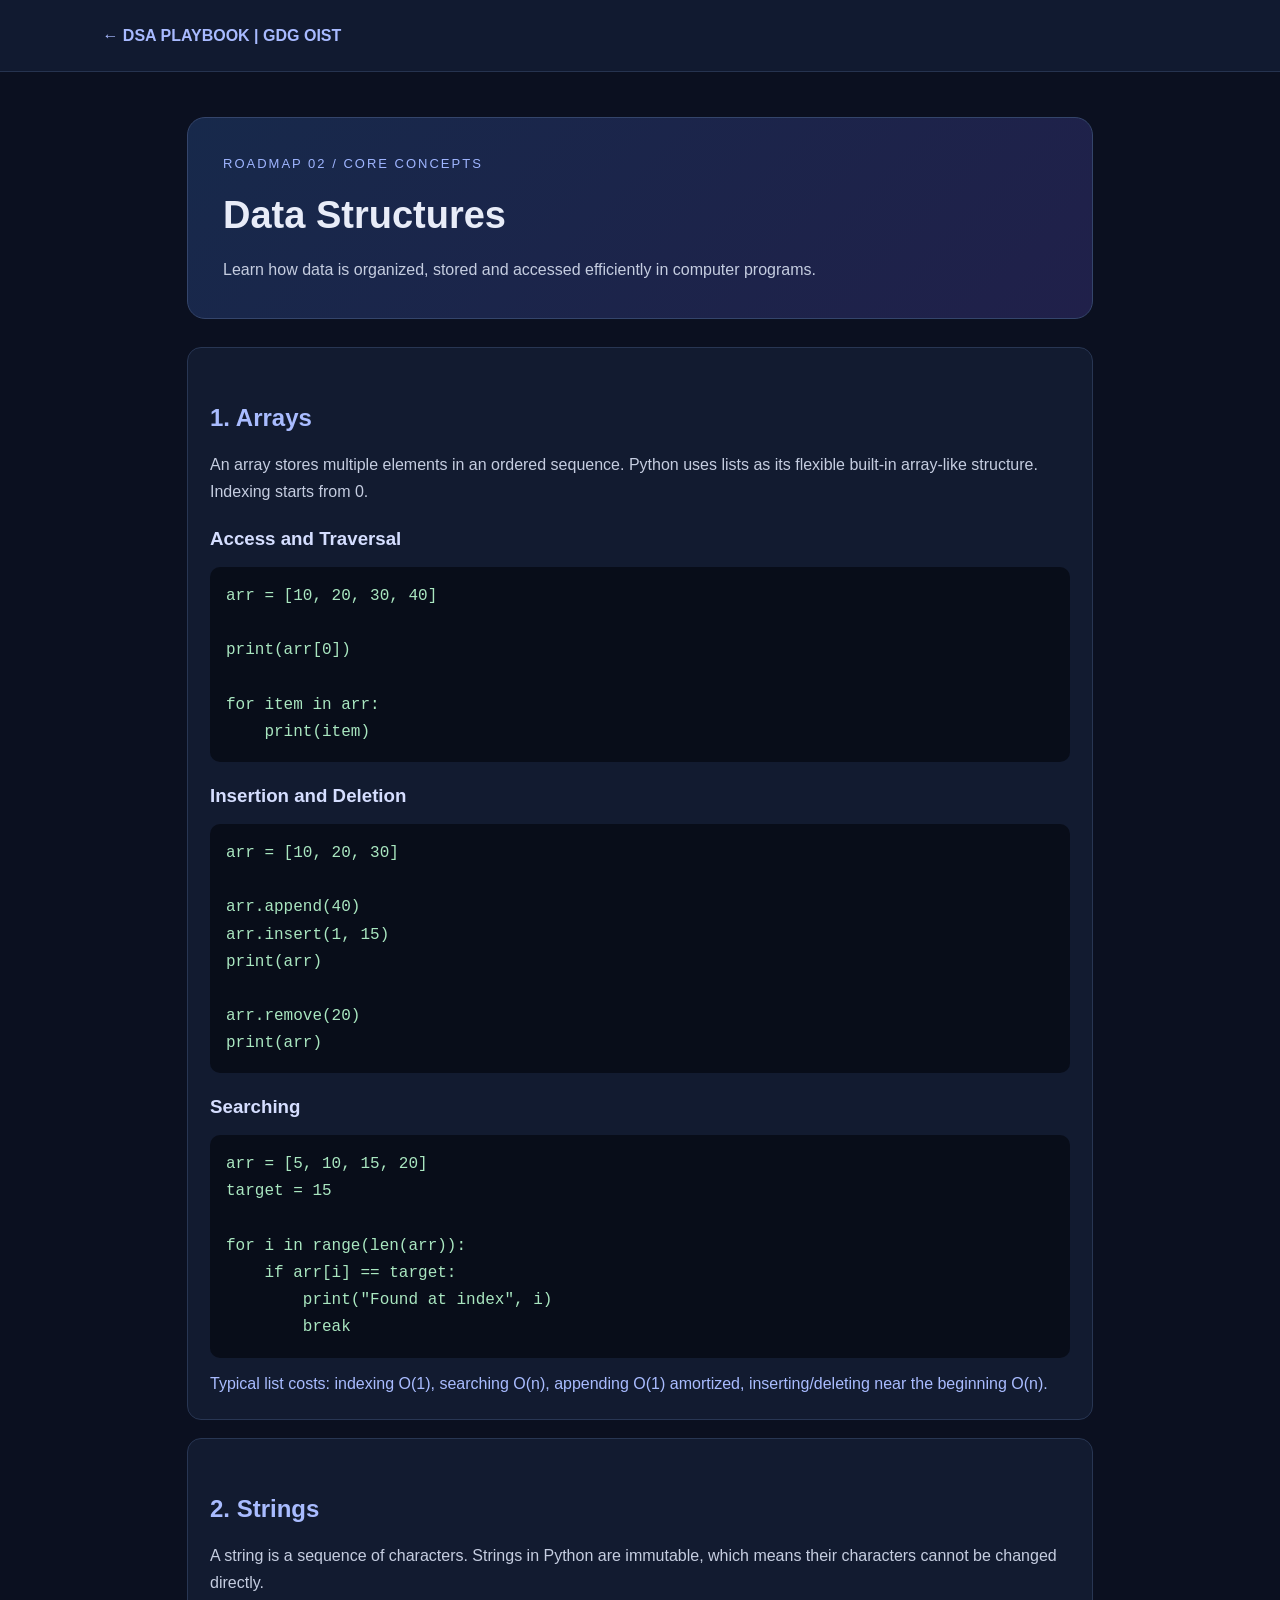
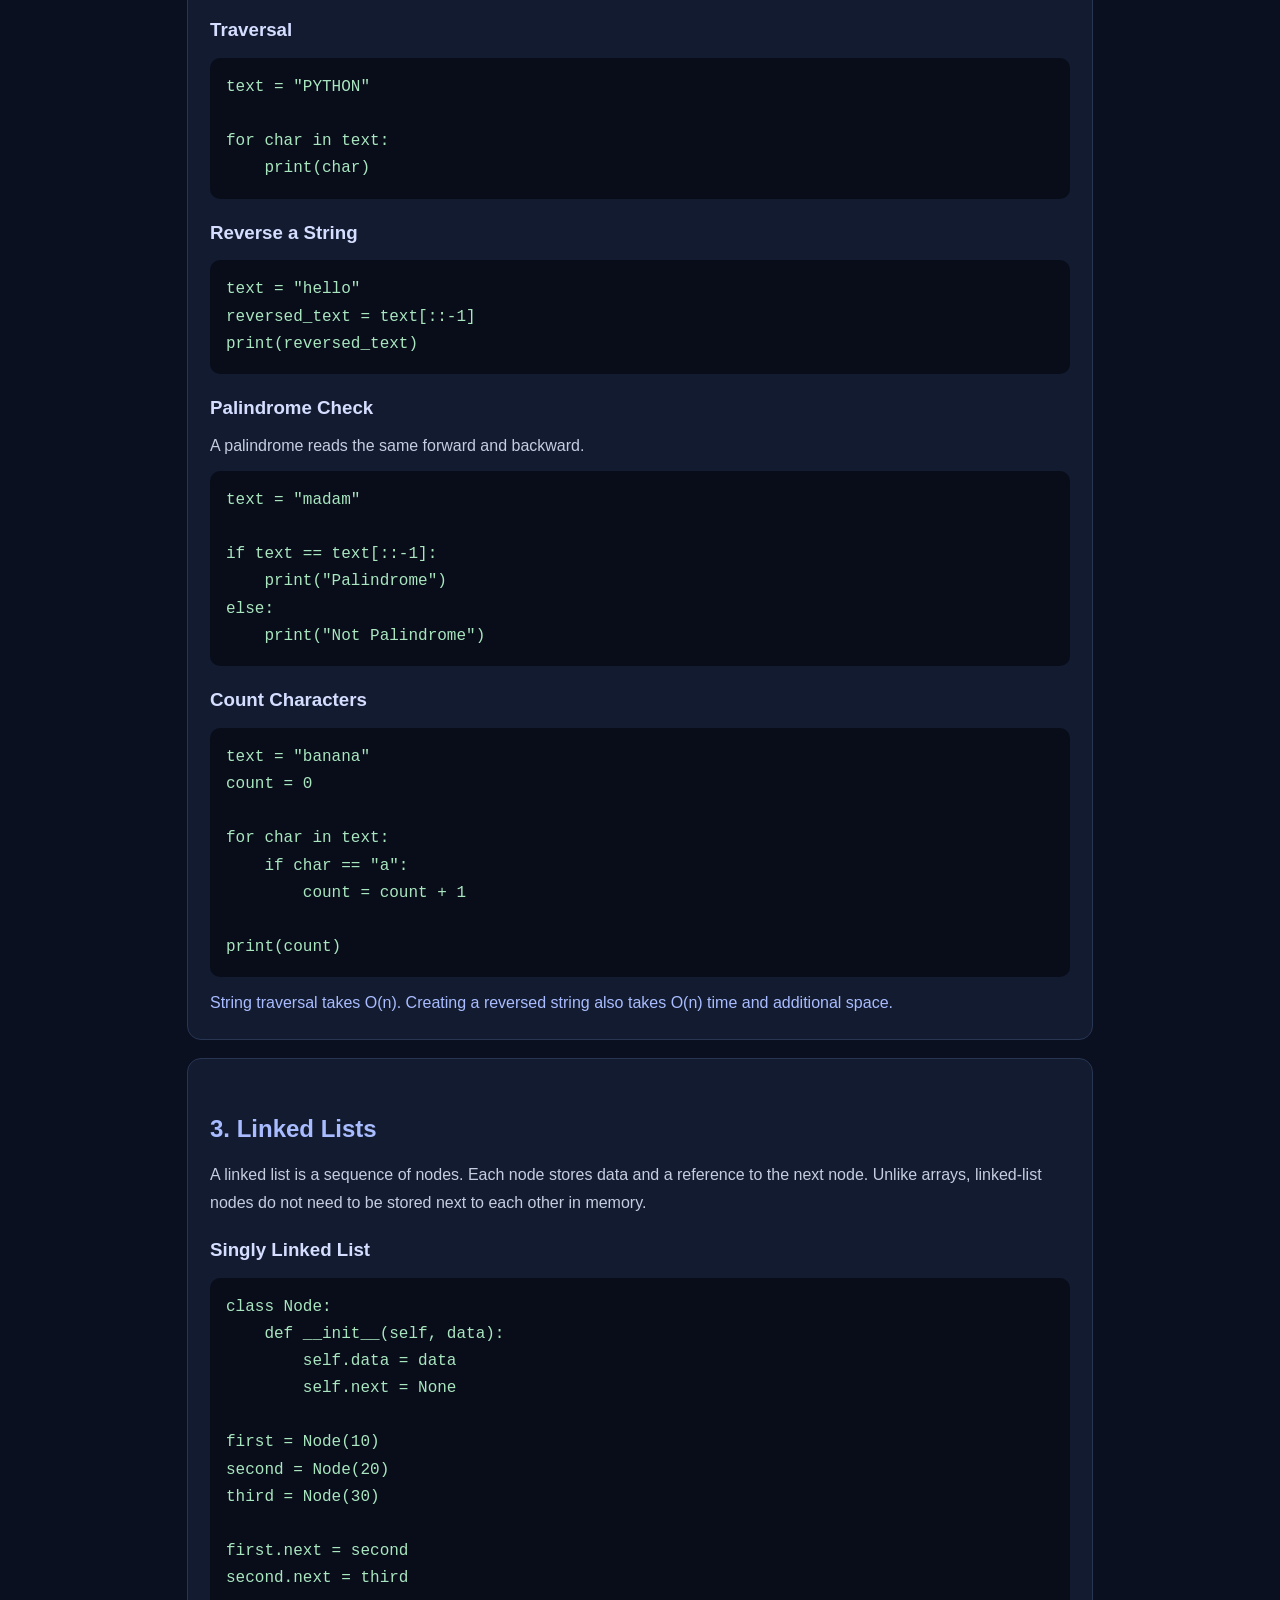
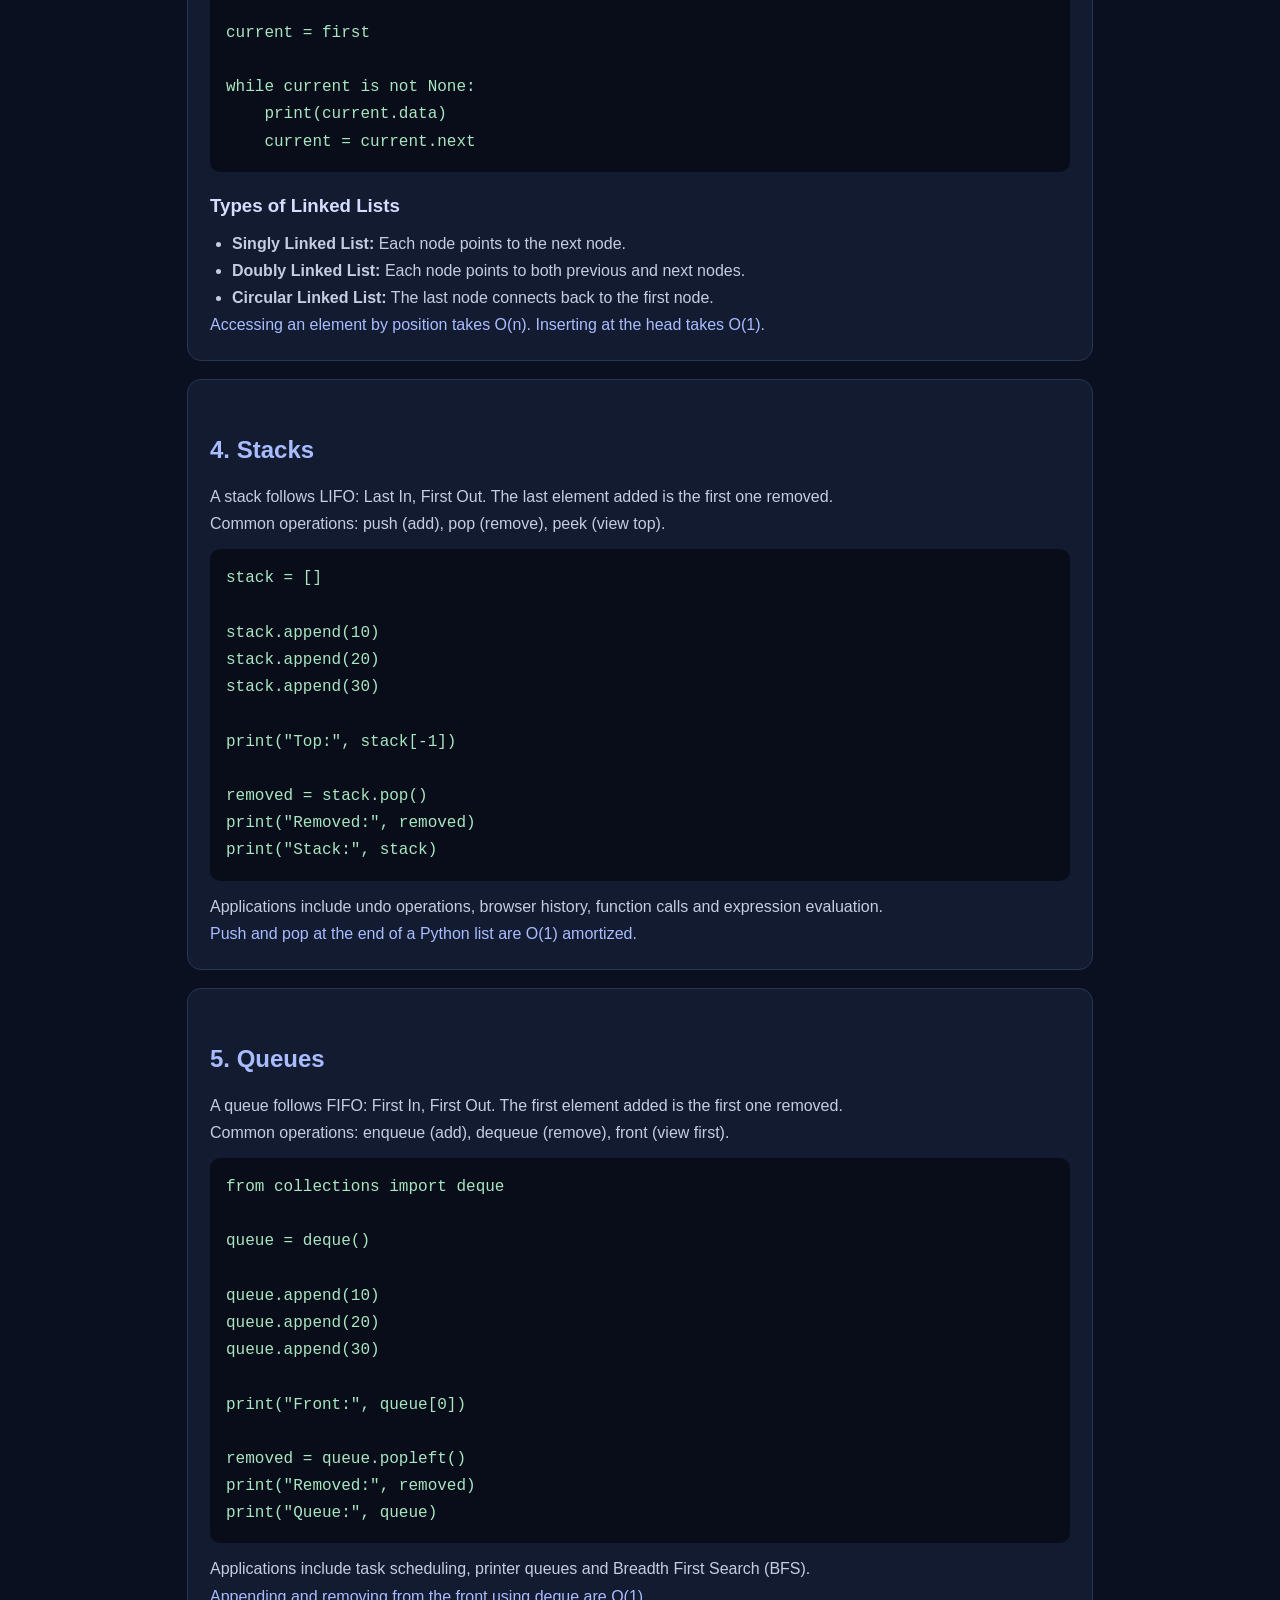
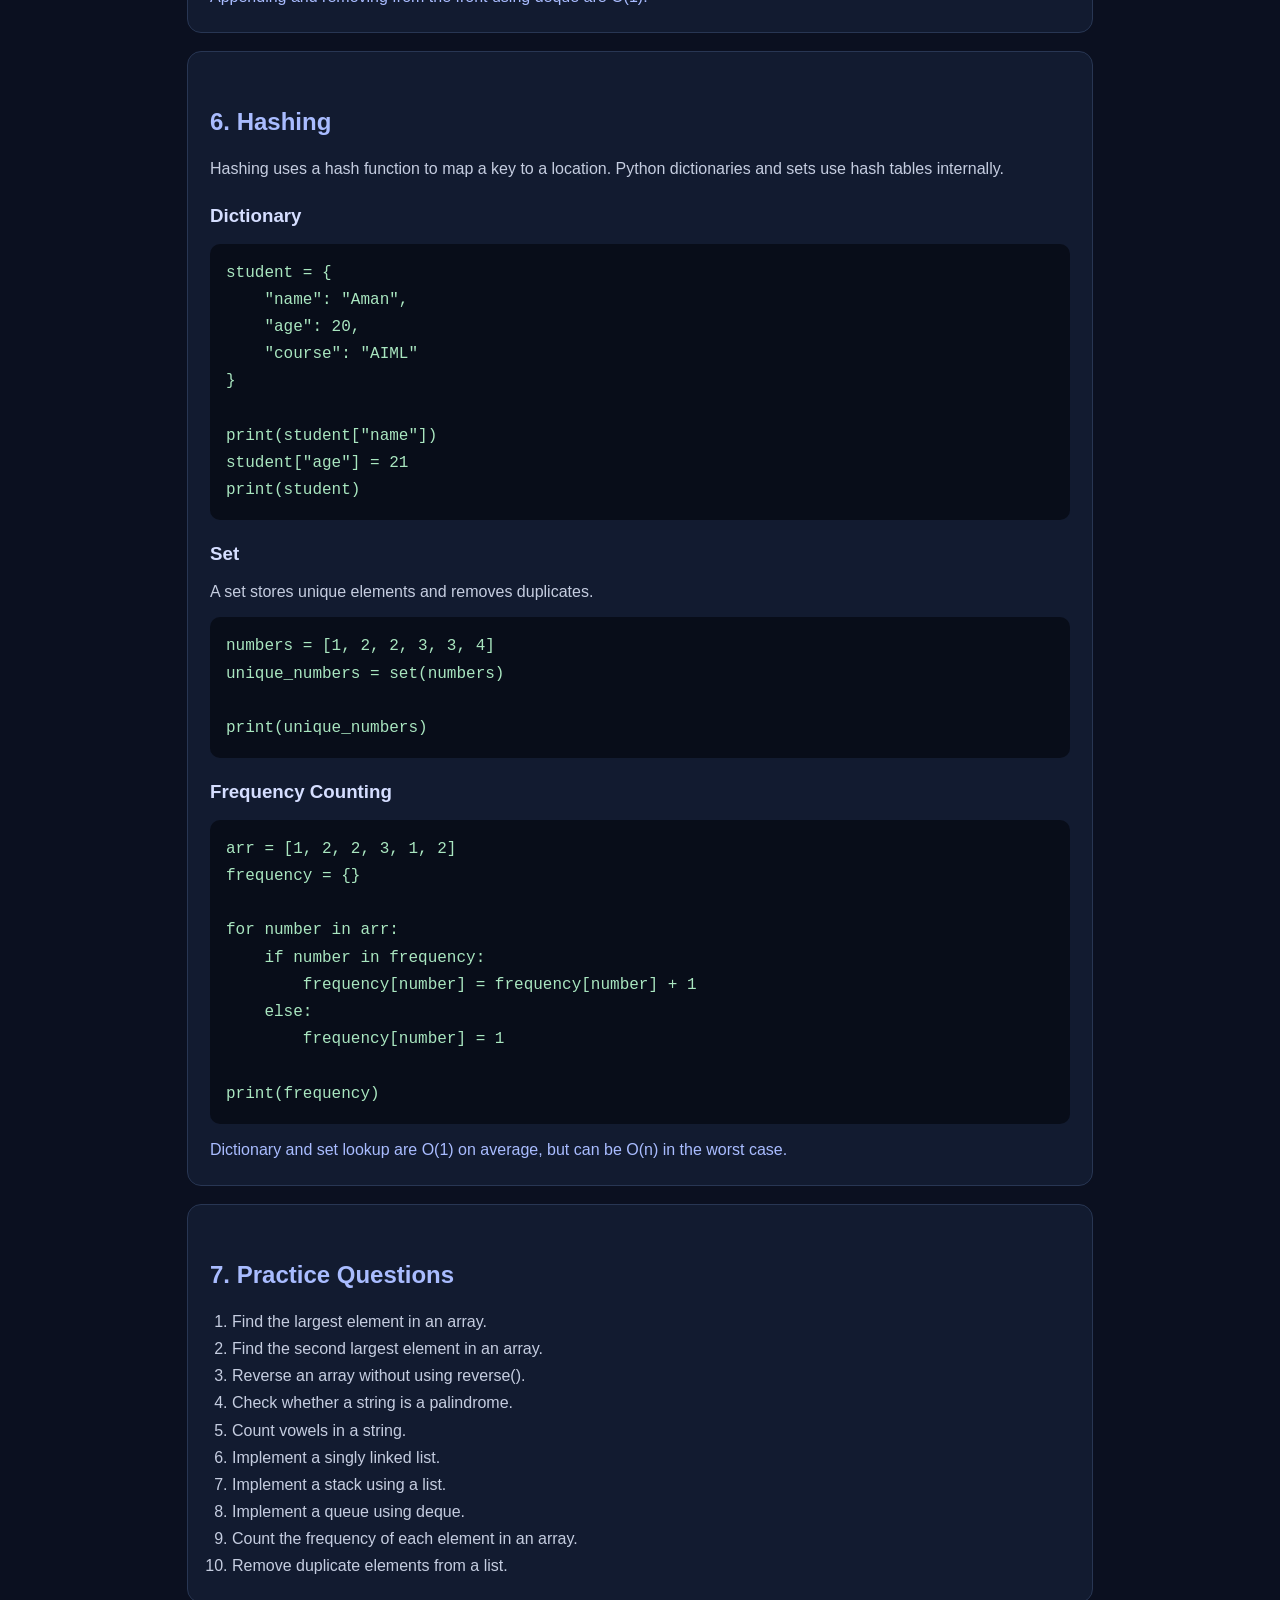
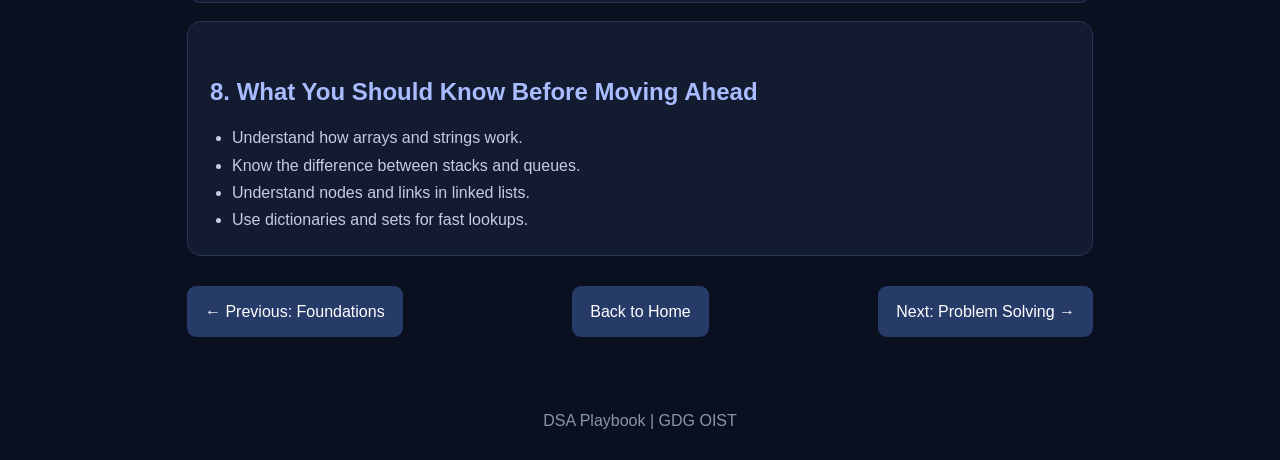
<file: data-structures.html>
<!DOCTYPE html>
<html lang="en">
<head>
<meta charset="UTF-8">
<meta name="viewport" content="width=device-width, initial-scale=1.0">
<title>Data Structures | DSA Playbook</title>
<style>
*{margin:0;padding:0;box-sizing:border-box}
body{font-family:Arial,sans-serif;background:#0b1020;color:#e8ecf8;line-height:1.7}
header{padding:22px 8%;background:#111a30;border-bottom:1px solid #26334f}
header a{color:#a8baff;text-decoration:none;font-weight:bold}
main{max-width:950px;margin:auto;padding:45px 22px}
.hero{padding:35px;background:linear-gradient(135deg,#17294b,#20204a);border:1px solid #34456b;border-radius:18px;margin-bottom:28px}
.tag{color:#9fb5ff;font-size:13px;letter-spacing:2px}
h1{font-size:38px;margin:8px 0}
h2{color:#a9bcff;margin:28px 0 12px}
h3{color:#d5deff;margin:18px 0 8px}
.card{background:#121b30;border:1px solid #283653;border-radius:14px;padding:22px;margin:18px 0}
p,li{color:#c5cde0}
ul,ol{padding-left:22px}
pre{background:#080d19;color:#a9e6c0;padding:16px;border-radius:10px;overflow-x:auto;margin:12px 0}
code{font-family:Consolas,monospace}
.note{color:#a9bcff}
.nav{display:flex;justify-content:space-between;gap:12px;flex-wrap:wrap;margin-top:30px}
.nav a{background:#263b68;color:white;text-decoration:none;padding:12px 18px;border-radius:9px}
footer{text-align:center;color:#8995ad;padding:25px}
</style>
</head>
<body>
<header><a href="index.html">← DSA PLAYBOOK | GDG OIST</a></header>
<main>
<section class="hero">
<div class="tag">ROADMAP 02 / CORE CONCEPTS</div>
<h1>Data Structures</h1>
<p>Learn how data is organized, stored and accessed efficiently in computer programs.</p>
</section>

<div class="card">
<h2>1. Arrays</h2>
<p>An array stores multiple elements in an ordered sequence. Python uses lists as its flexible built-in array-like structure. Indexing starts from 0.</p>
<h3>Access and Traversal</h3>
<pre><code>arr = [10, 20, 30, 40]

print(arr[0])

for item in arr:
    print(item)</code></pre>
<h3>Insertion and Deletion</h3>
<pre><code>arr = [10, 20, 30]

arr.append(40)
arr.insert(1, 15)
print(arr)

arr.remove(20)
print(arr)</code></pre>
<h3>Searching</h3>
<pre><code>arr = [5, 10, 15, 20]
target = 15

for i in range(len(arr)):
    if arr[i] == target:
        print("Found at index", i)
        break</code></pre>
<p class="note">Typical list costs: indexing O(1), searching O(n), appending O(1) amortized, inserting/deleting near the beginning O(n).</p>
</div>

<div class="card">
<h2>2. Strings</h2>
<p>A string is a sequence of characters. Strings in Python are immutable, which means their characters cannot be changed directly.</p>
<h3>Traversal</h3>
<pre><code>text = "PYTHON"

for char in text:
    print(char)</code></pre>
<h3>Reverse a String</h3>
<pre><code>text = "hello"
reversed_text = text[::-1]
print(reversed_text)</code></pre>
<h3>Palindrome Check</h3>
<p>A palindrome reads the same forward and backward.</p>
<pre><code>text = "madam"

if text == text[::-1]:
    print("Palindrome")
else:
    print("Not Palindrome")</code></pre>
<h3>Count Characters</h3>
<pre><code>text = "banana"
count = 0

for char in text:
    if char == "a":
        count = count + 1

print(count)</code></pre>
<p class="note">String traversal takes O(n). Creating a reversed string also takes O(n) time and additional space.</p>
</div>

<div class="card">
<h2>3. Linked Lists</h2>
<p>A linked list is a sequence of nodes. Each node stores data and a reference to the next node. Unlike arrays, linked-list nodes do not need to be stored next to each other in memory.</p>
<h3>Singly Linked List</h3>
<pre><code>class Node:
    def __init__(self, data):
        self.data = data
        self.next = None

first = Node(10)
second = Node(20)
third = Node(30)

first.next = second
second.next = third

current = first

while current is not None:
    print(current.data)
    current = current.next</code></pre>
<h3>Types of Linked Lists</h3>
<ul>
<li><b>Singly Linked List:</b> Each node points to the next node.</li>
<li><b>Doubly Linked List:</b> Each node points to both previous and next nodes.</li>
<li><b>Circular Linked List:</b> The last node connects back to the first node.</li>
</ul>
<p class="note">Accessing an element by position takes O(n). Inserting at the head takes O(1).</p>
</div>

<div class="card">
<h2>4. Stacks</h2>
<p>A stack follows LIFO: Last In, First Out. The last element added is the first one removed.</p>
<p>Common operations: push (add), pop (remove), peek (view top).</p>
<pre><code>stack = []

stack.append(10)
stack.append(20)
stack.append(30)

print("Top:", stack[-1])

removed = stack.pop()
print("Removed:", removed)
print("Stack:", stack)</code></pre>
<p>Applications include undo operations, browser history, function calls and expression evaluation.</p>
<p class="note">Push and pop at the end of a Python list are O(1) amortized.</p>
</div>

<div class="card">
<h2>5. Queues</h2>
<p>A queue follows FIFO: First In, First Out. The first element added is the first one removed.</p>
<p>Common operations: enqueue (add), dequeue (remove), front (view first).</p>
<pre><code>from collections import deque

queue = deque()

queue.append(10)
queue.append(20)
queue.append(30)

print("Front:", queue[0])

removed = queue.popleft()
print("Removed:", removed)
print("Queue:", queue)</code></pre>
<p>Applications include task scheduling, printer queues and Breadth First Search (BFS).</p>
<p class="note">Appending and removing from the front using deque are O(1).</p>
</div>

<div class="card">
<h2>6. Hashing</h2>
<p>Hashing uses a hash function to map a key to a location. Python dictionaries and sets use hash tables internally.</p>
<h3>Dictionary</h3>
<pre><code>student = {
    "name": "Aman",
    "age": 20,
    "course": "AIML"
}

print(student["name"])
student["age"] = 21
print(student)</code></pre>
<h3>Set</h3>
<p>A set stores unique elements and removes duplicates.</p>
<pre><code>numbers = [1, 2, 2, 3, 3, 4]
unique_numbers = set(numbers)

print(unique_numbers)</code></pre>
<h3>Frequency Counting</h3>
<pre><code>arr = [1, 2, 2, 3, 1, 2]
frequency = {}

for number in arr:
    if number in frequency:
        frequency[number] = frequency[number] + 1
    else:
        frequency[number] = 1

print(frequency)</code></pre>
<p class="note">Dictionary and set lookup are O(1) on average, but can be O(n) in the worst case.</p>
</div>

<div class="card">
<h2>7. Practice Questions</h2>
<ol>
<li>Find the largest element in an array.</li>
<li>Find the second largest element in an array.</li>
<li>Reverse an array without using reverse().</li>
<li>Check whether a string is a palindrome.</li>
<li>Count vowels in a string.</li>
<li>Implement a singly linked list.</li>
<li>Implement a stack using a list.</li>
<li>Implement a queue using deque.</li>
<li>Count the frequency of each element in an array.</li>
<li>Remove duplicate elements from a list.</li>
</ol>
</div>

<div class="card">
<h2>8. What You Should Know Before Moving Ahead</h2>
<ul>
<li>Understand how arrays and strings work.</li>
<li>Know the difference between stacks and queues.</li>
<li>Understand nodes and links in linked lists.</li>
<li>Use dictionaries and sets for fast lookups.</li>
</ul>
</div>

<div class="nav">
<a href="foundations.html">← Previous: Foundations</a>
<a href="index.html">Back to Home</a>
<a href="problem-solving.html">Next: Problem Solving →</a>
</div>
</main>
<footer>DSA Playbook | GDG OIST</footer>
</body>
</html>
</file>
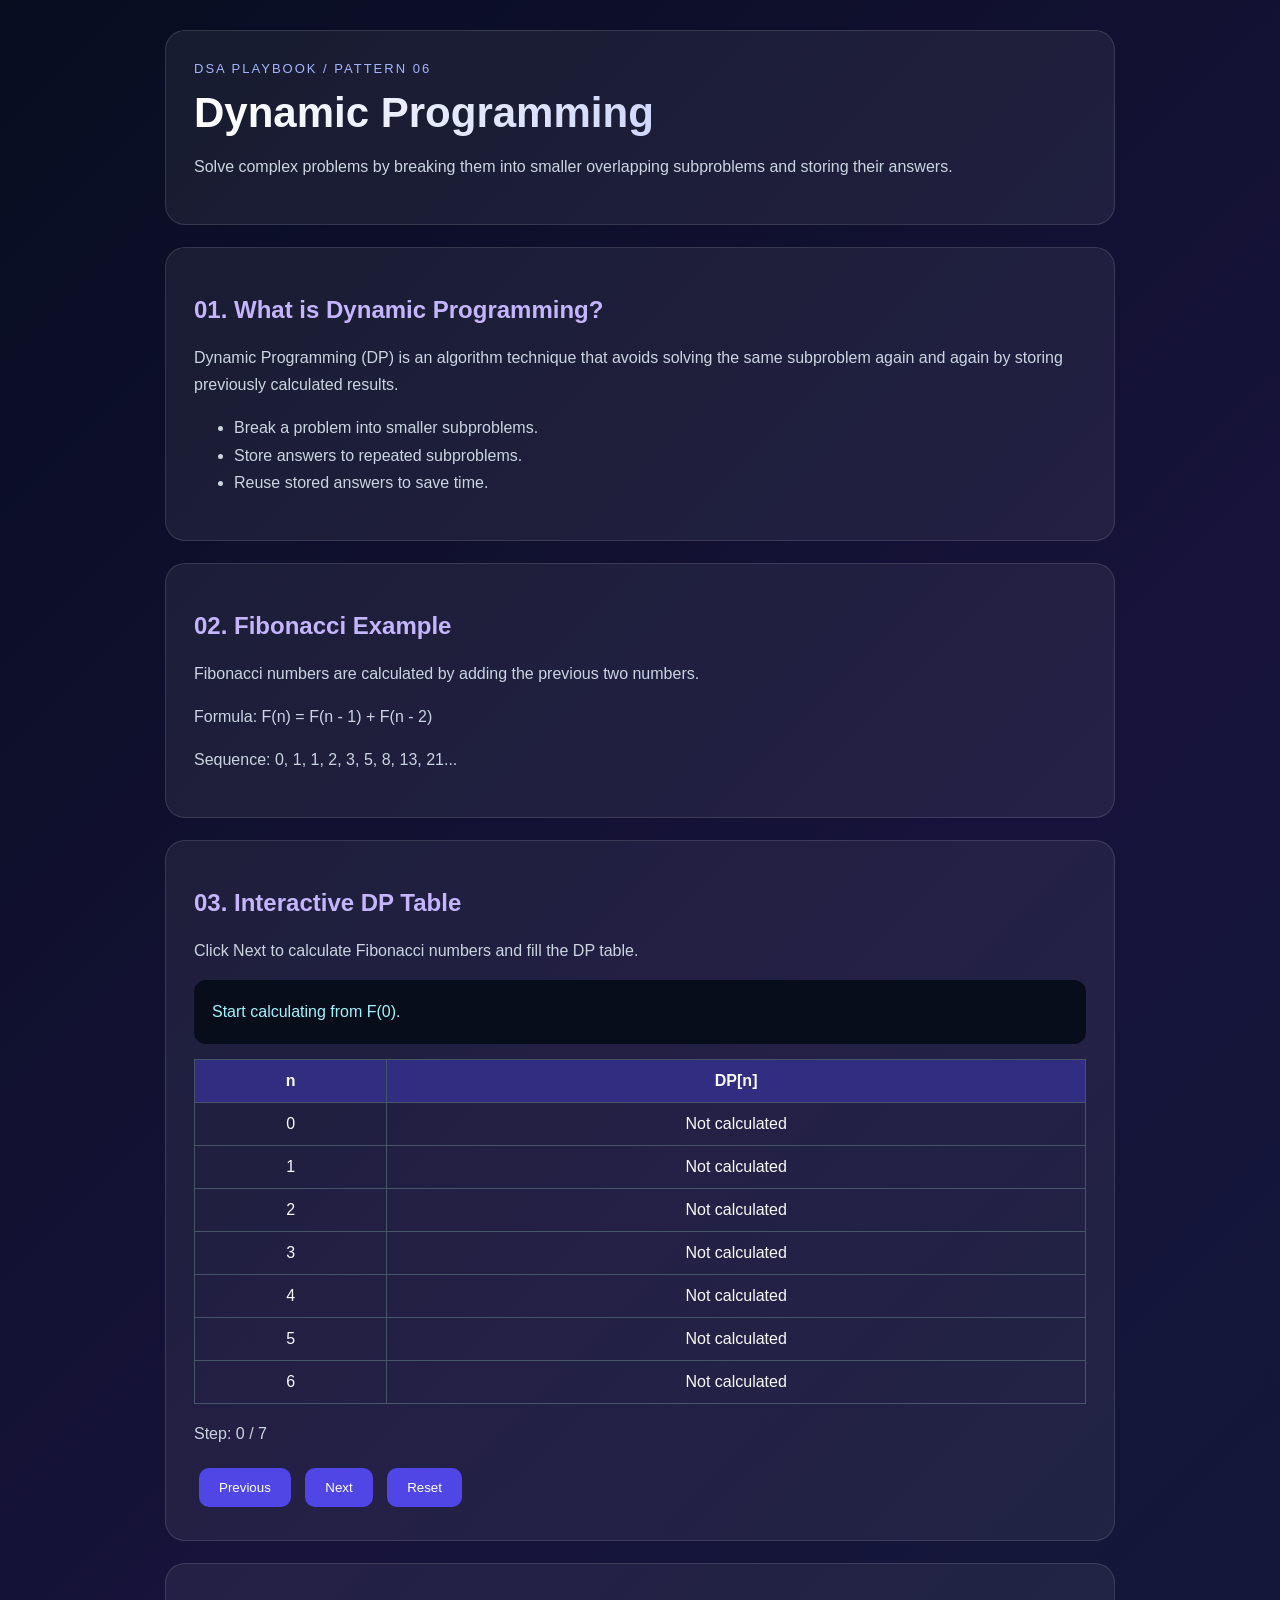
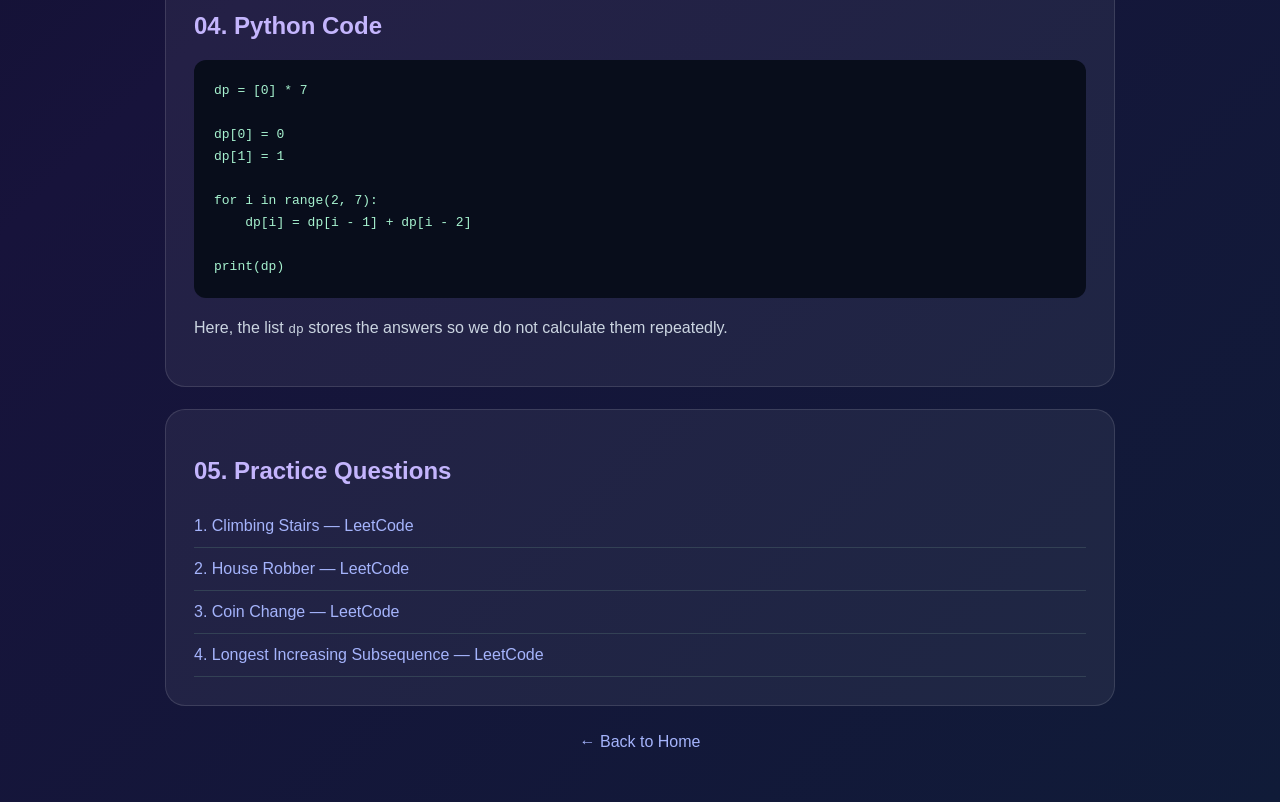
<file: dynamic-programming.html>
<!DOCTYPE html>
<html lang="en">
<head>
<meta charset="UTF-8">
<meta name="viewport" content="width=device-width, initial-scale=1.0">
<title>Dynamic Programming | DSA Playbook</title>
<style>
*{box-sizing:border-box}
body{margin:0;font-family:Arial,sans-serif;background:linear-gradient(135deg,#080d20,#17133b,#101b38);color:#f8fafc;padding:30px 18px}
.container{max-width:950px;margin:auto}
.hero,.card{background:rgba(255,255,255,.06);border:1px solid rgba(255,255,255,.12);border-radius:20px;padding:28px;margin-bottom:22px}
.tag{color:#a5b4fc;font-size:13px;letter-spacing:2px}
h1{font-size:42px;margin:12px 0;background:linear-gradient(90deg,#fff,#a5b4fc);-webkit-background-clip:text;color:transparent}
h2{color:#c4b5fd}
p,li{color:#cbd5e1;line-height:1.7}
.code{background:#080d1b;padding:20px;border-radius:12px;overflow-x:auto;color:#a7f3d0;line-height:1.7}
button{background:#4f46e5;color:white;border:0;padding:12px 20px;border-radius:10px;cursor:pointer;margin:5px}
button:hover{background:#6366f1}
.output{background:#080d1b;padding:18px;border-radius:12px;color:#a5f3fc;min-height:55px;line-height:1.7}
table{width:100%;border-collapse:collapse;margin:15px 0}
td,th{border:1px solid #475569;padding:12px;text-align:center}
th{background:#312e81}
a{color:#a5b4fc;text-decoration:none}
a:hover{text-decoration:underline}
.question{padding:12px 0;border-bottom:1px solid #334155}
@media(max-width:600px){h1{font-size:32px}.hero,.card{padding:20px}}
</style>
</head>
<body>
<div class="container">

<section class="hero">
<span class="tag">DSA PLAYBOOK / PATTERN 06</span>
<h1>Dynamic Programming</h1>
<p>Solve complex problems by breaking them into smaller overlapping subproblems and storing their answers.</p>
</section>

<section class="card">
<h2>01. What is Dynamic Programming?</h2>
<p>Dynamic Programming (DP) is an algorithm technique that avoids solving the same subproblem again and again by storing previously calculated results.</p>
<ul>
<li>Break a problem into smaller subproblems.</li>
<li>Store answers to repeated subproblems.</li>
<li>Reuse stored answers to save time.</li>
</ul>
</section>

<section class="card">
<h2>02. Fibonacci Example</h2>
<p>Fibonacci numbers are calculated by adding the previous two numbers.</p>
<p>Formula: F(n) = F(n - 1) + F(n - 2)</p>
<p>Sequence: 0, 1, 1, 2, 3, 5, 8, 13, 21...</p>
</section>

<section class="card">
<h2>03. Interactive DP Table</h2>
<p>Click Next to calculate Fibonacci numbers and fill the DP table.</p>
<div class="output" id="dpMessage">Start calculating from F(0).</div>
<table>
<thead><tr><th>n</th><th>DP[n]</th></tr></thead>
<tbody id="dpTable">
<tr><td>0</td><td>Not calculated</td></tr>
<tr><td>1</td><td>Not calculated</td></tr>
<tr><td>2</td><td>Not calculated</td></tr>
<tr><td>3</td><td>Not calculated</td></tr>
<tr><td>4</td><td>Not calculated</td></tr>
<tr><td>5</td><td>Not calculated</td></tr>
<tr><td>6</td><td>Not calculated</td></tr>
</tbody>
</table>
<p id="dpCount">Step: 0 / 7</p>
<button onclick="previousDP()">Previous</button>
<button onclick="nextDP()">Next</button>
<button onclick="resetDP()">Reset</button>
</section>

<section class="card">
<h2>04. Python Code</h2>
<pre class="code"><code>dp = [0] * 7

dp[0] = 0
dp[1] = 1

for i in range(2, 7):
    dp[i] = dp[i - 1] + dp[i - 2]

print(dp)</code></pre>
<p>Here, the list <code>dp</code> stores the answers so we do not calculate them repeatedly.</p>
</section>

<section class="card">
<h2>05. Practice Questions</h2>
<div class="question"><a href="https://leetcode.com/problems/climbing-stairs/" target="_blank">1. Climbing Stairs — LeetCode</a></div>
<div class="question"><a href="https://leetcode.com/problems/house-robber/" target="_blank">2. House Robber — LeetCode</a></div>
<div class="question"><a href="https://leetcode.com/problems/coin-change/" target="_blank">3. Coin Change — LeetCode</a></div>
<div class="question"><a href="https://leetcode.com/problems/longest-increasing-subsequence/" target="_blank">4. Longest Increasing Subsequence — LeetCode</a></div>
</section>

<p style="text-align:center"><a href="index.html">← Back to Home</a></p>
</div>

<script>
let dpValues = [0, 1, 1, 2, 3, 5, 8];
let dpPosition = 0;

function updateDP(){
    let rows = "";
    for(let i = 0; i < 7; i++){
        rows += "<tr><td>" + i + "</td><td>" +
            (i < dpPosition ? dpValues[i] : "Not calculated") +
            "</td></tr>";
    }
    document.getElementById("dpTable").innerHTML = rows;

    if(dpPosition === 0){
        document.getElementById("dpMessage").innerText = "Start calculating from F(0).";
    }else{
        document.getElementById("dpMessage").innerText =
            "F(" + (dpPosition - 1) + ") = " + dpValues[dpPosition - 1];
    }
    document.getElementById("dpCount").innerText = "Step: " + dpPosition + " / 7";
}
function nextDP(){
    if(dpPosition < 7){dpPosition++;updateDP();}
}
function previousDP(){
    if(dpPosition > 0){dpPosition--;updateDP();}
}
function resetDP(){dpPosition=0;updateDP();}
updateDP();
</script>

</body>
</html>
</file>
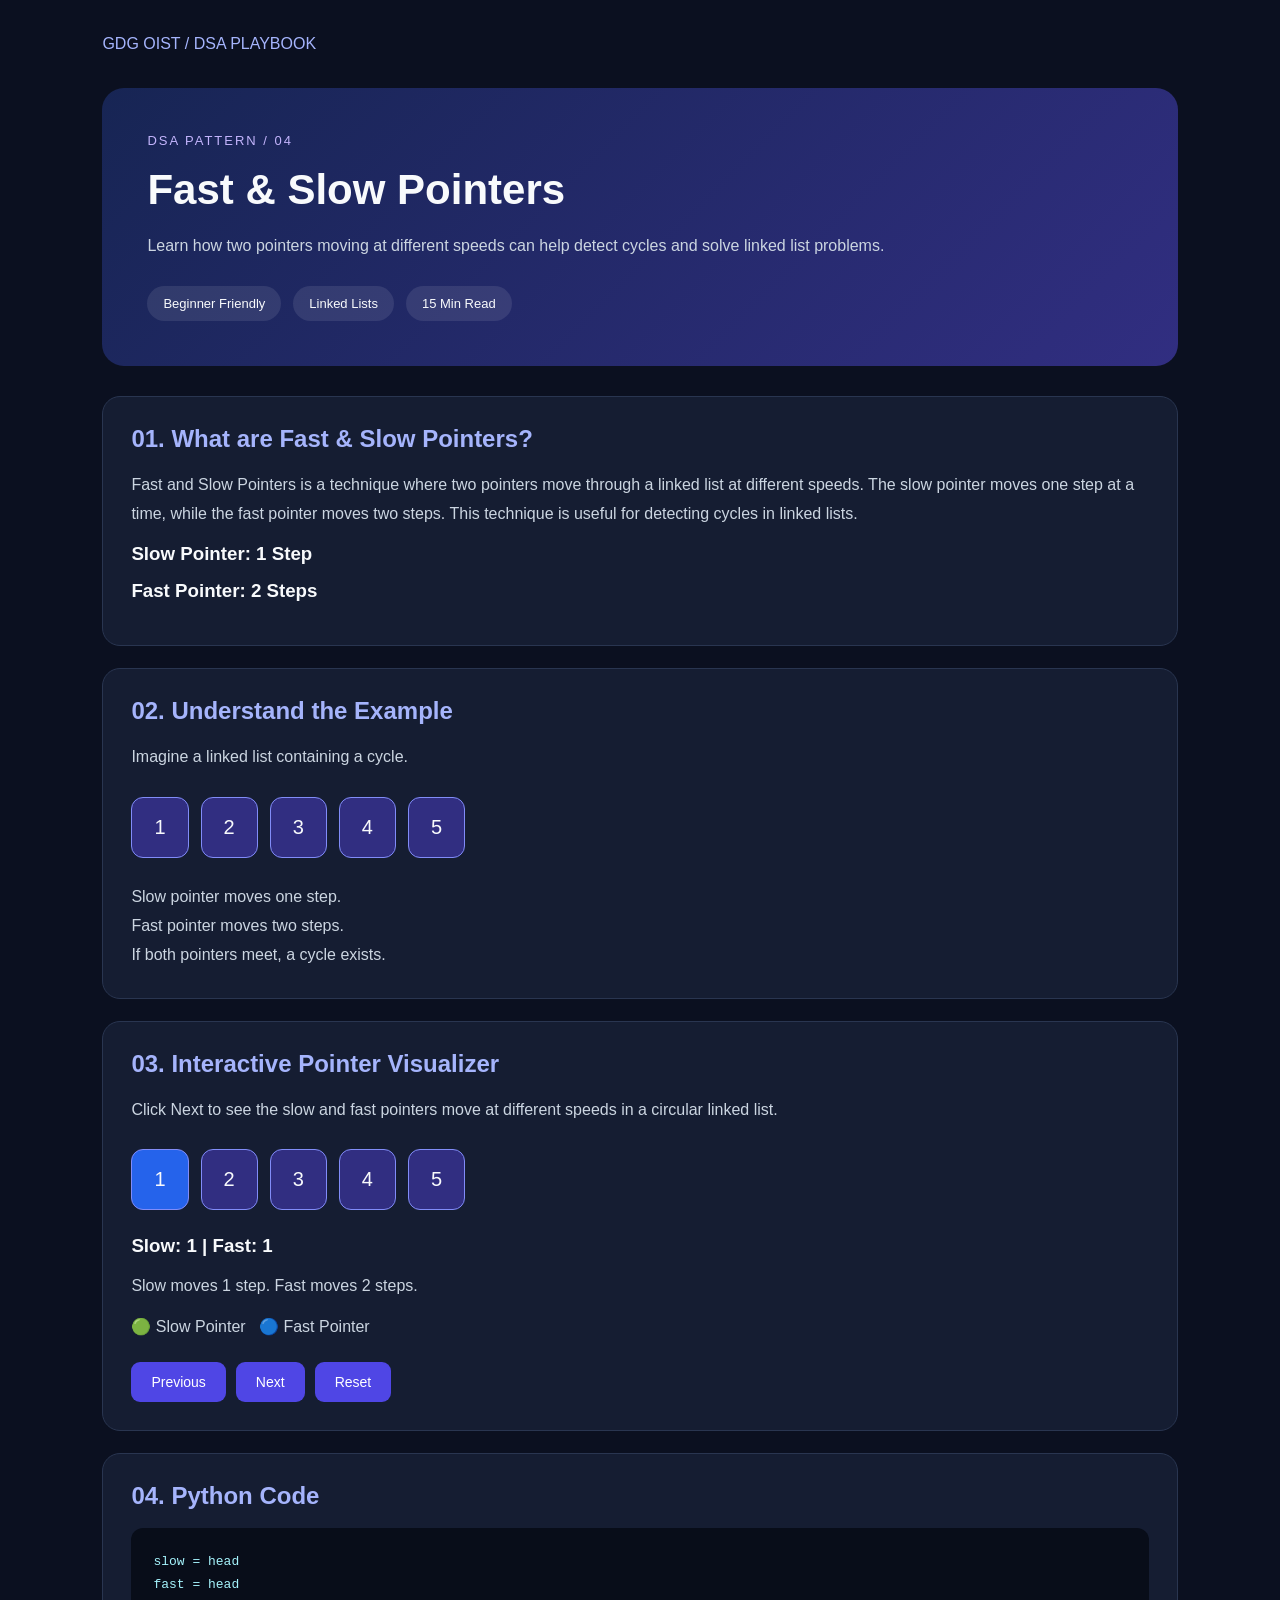
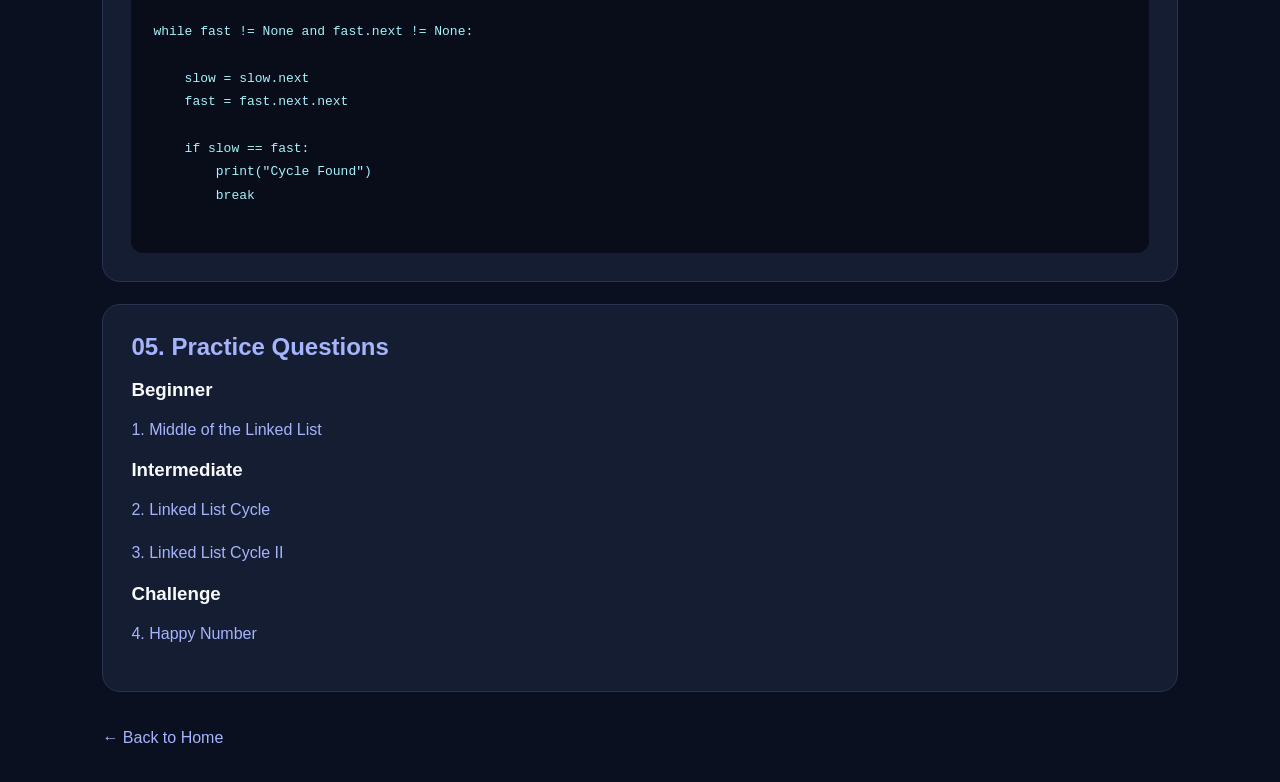
<file: fast-slow-pointers.html>
<!DOCTYPE html>
<html lang="en">
<head>
    <meta charset="UTF-8">
    <meta name="viewport" content="width=device-width, initial-scale=1.0">

    <title>Fast & Slow Pointers | GDG DSA Playbook</title>

    <style>
        * {
            margin: 0;
            padding: 0;
            box-sizing: border-box;
        }

        body {
            background: #0b1020;
            color: #f8fafc;
            font-family: Arial, sans-serif;
            padding: 35px 8%;
        }

        .top {
            color: #a5b4fc;
            margin-bottom: 35px;
        }

        .hero {
            padding: 45px;
            background: linear-gradient(135deg, #172554, #312e81);
            border-radius: 22px;
            margin-bottom: 30px;
        }

        .tag {
            color: #c4b5fd;
            font-size: 13px;
            letter-spacing: 2px;
        }

        h1 {
            font-size: 42px;
            margin: 18px 0;
        }

        .hero p, .card p {
            color: #cbd5e1;
            line-height: 1.8;
        }

        .info {
            display: flex;
            gap: 12px;
            margin-top: 25px;
            flex-wrap: wrap;
        }

        .info span {
            background: #ffffff18;
            padding: 10px 16px;
            border-radius: 20px;
            font-size: 13px;
        }

        .card {
            background: #151d32;
            border: 1px solid #293550;
            padding: 28px;
            border-radius: 18px;
            margin-bottom: 22px;
        }

        h2 {
            margin-bottom: 18px;
            color: #a5b4fc;
        }

        h3 {
            margin: 15px 0;
        }

        .array {
            display: flex;
            gap: 12px;
            flex-wrap: wrap;
            margin: 25px 0;
        }

        .array span {
            background: #312e81;
            border: 1px solid #818cf8;
            padding: 18px 22px;
            border-radius: 12px;
            font-size: 20px;
            min-width: 55px;
            text-align: center;
        }

        pre {
            background: #080d19;
            padding: 22px;
            border-radius: 12px;
            color: #a5f3fc;
            overflow-x: auto;
            line-height: 1.8;
        }

        button {
            background: #4f46e5;
            color: white;
            border: none;
            padding: 12px 20px;
            border-radius: 9px;
            cursor: pointer;
            font-size: 14px;
        }

        button:hover {
            background: #6366f1;
        }

        a {
            color: #a5b4fc;
            text-decoration: none;
        }

        a:hover {
            text-decoration: underline;
        }

        .question {
            margin: 14px 0;
            line-height: 1.7;
        }

        .back {
            display: inline-block;
            margin-top: 15px;
        }

        @media(max-width: 600px) {
            body {
                padding: 20px;
            }

            .hero {
                padding: 25px;
            }

            h1 {
                font-size: 32px;
            }

            .card {
                padding: 20px;
            }
        }
    </style>
</head>

<body>

    <div class="top">GDG OIST / DSA PLAYBOOK</div>

    <!-- HERO SECTION -->

    <section class="hero">
        <div class="tag">DSA PATTERN / 04</div>

        <h1>Fast & Slow Pointers</h1>

        <p>
            Learn how two pointers moving at different speeds
            can help detect cycles and solve linked list problems.
        </p>

        <div class="info">
            <span>Beginner Friendly</span>
            <span>Linked Lists</span>
            <span>15 Min Read</span>
        </div>
    </section>

    <!-- EXPLANATION -->

    <section class="card">
        <h2>01. What are Fast & Slow Pointers?</h2>

        <p>
            Fast and Slow Pointers is a technique where
            two pointers move through a linked list
            at different speeds.

            The slow pointer moves one step at a time,
            while the fast pointer moves two steps.

            This technique is useful for detecting cycles
            in linked lists.
        </p>

        <h3>Slow Pointer: 1 Step</h3>
        <h3>Fast Pointer: 2 Steps</h3>
    </section>

    <!-- EXAMPLE -->

    <section class="card">
        <h2>02. Understand the Example</h2>

        <p>Imagine a linked list containing a cycle.</p>

        <div class="array">
            <span>1</span>
            <span>2</span>
            <span>3</span>
            <span>4</span>
            <span>5</span>
        </div>

        <p>Slow pointer moves one step.</p>
        <p>Fast pointer moves two steps.</p>
        <p>If both pointers meet, a cycle exists.</p>
    </section>

    <!-- INTERACTIVE VISUALIZER -->

    <section class="card">
        <h2>03. Interactive Pointer Visualizer</h2>

        <p>
            Click Next to see the slow and fast pointers
            move at different speeds in a circular linked list.
        </p>

        <div class="array" id="fastSlowArray">
            <span>1</span>
            <span>2</span>
            <span>3</span>
            <span>4</span>
            <span>5</span>
        </div>

        <h3 id="fastSlowStatus">Slow: 1 | Fast: 1</h3>

        <p id="fastSlowMessage">
            Both pointers start at node 1.
        </p>

        <p style="margin-top:12px;">
            🟢 Slow Pointer &nbsp; 🔵 Fast Pointer
        </p>

        <div style="display:flex; gap:10px; margin-top:20px; flex-wrap:wrap;">
            <button onclick="previousFastSlow()">Previous</button>
            <button onclick="nextFastSlow()">Next</button>
            <button onclick="resetFastSlow()">Reset</button>
        </div>
    </section>

    <!-- PYTHON CODE -->

    <section class="card">
        <h2>04. Python Code</h2>

        <pre>
slow = head
fast = head

while fast != None and fast.next != None:

    slow = slow.next
    fast = fast.next.next

    if slow == fast:
        print("Cycle Found")
        break
        </pre>
    </section>

    <!-- PRACTICE QUESTIONS -->

    <section class="card">
        <h2>05. Practice Questions</h2>

        <h3>Beginner</h3>

        <p class="question">
            <a href="https://leetcode.com/problems/middle-of-the-linked-list/" target="_blank">
                1. Middle of the Linked List
            </a>
        </p>

        <h3>Intermediate</h3>

        <p class="question">
            <a href="https://leetcode.com/problems/linked-list-cycle/" target="_blank">
                2. Linked List Cycle
            </a>
        </p>

        <p class="question">
            <a href="https://leetcode.com/problems/linked-list-cycle-ii/" target="_blank">
                3. Linked List Cycle II
            </a>
        </p>

        <h3>Challenge</h3>

        <p class="question">
            <a href="https://leetcode.com/problems/happy-number/" target="_blank">
                4. Happy Number
            </a>
        </p>
    </section>

    <a href="index.html" class="back">← Back to Home</a>

    <!-- JAVASCRIPT -->

    <script>
        let slowPosition = 0;
        let fastPosition = 0;
        let totalNodes = 5;
        let fastSlowStep = 0;

        function updateFastSlow() {

            let boxes = document.querySelectorAll("#fastSlowArray span");

            for (let i = 0; i < totalNodes; i++) {
                boxes[i].style.background = "#312e81";
            }

            boxes[slowPosition].style.background = "#16a34a";
            boxes[fastPosition].style.background = "#2563eb";

            if (slowPosition === fastPosition && fastSlowStep > 0) {
                boxes[slowPosition].style.background = "#9333ea";
            }

            document.getElementById("fastSlowStatus").innerText =
                "Slow: " + (slowPosition + 1) +
                " | Fast: " + (fastPosition + 1);

            if (slowPosition === fastPosition && fastSlowStep > 0) {
                document.getElementById("fastSlowMessage").innerText =
                    "Both pointers met! Cycle detected.";
            } else {
                document.getElementById("fastSlowMessage").innerText =
                    "Slow moves 1 step. Fast moves 2 steps.";
            }
        }

        function nextFastSlow() {

            if (fastSlowStep < 4) {
                slowPosition = (slowPosition + 1) % totalNodes;
                fastPosition = (fastPosition + 2) % totalNodes;

                fastSlowStep++;

                updateFastSlow();
            }
        }

        function previousFastSlow() {

            if (fastSlowStep > 0) {
                fastSlowStep--;

                slowPosition = (slowPosition - 1 + totalNodes) % totalNodes;
                fastPosition = (fastPosition - 2 + totalNodes) % totalNodes;

                updateFastSlow();
            }
        }

        function resetFastSlow() {

            slowPosition = 0;
            fastPosition = 0;
            fastSlowStep = 0;

            updateFastSlow();
        }

        updateFastSlow();
    </script>

</body>
</html>
</file>
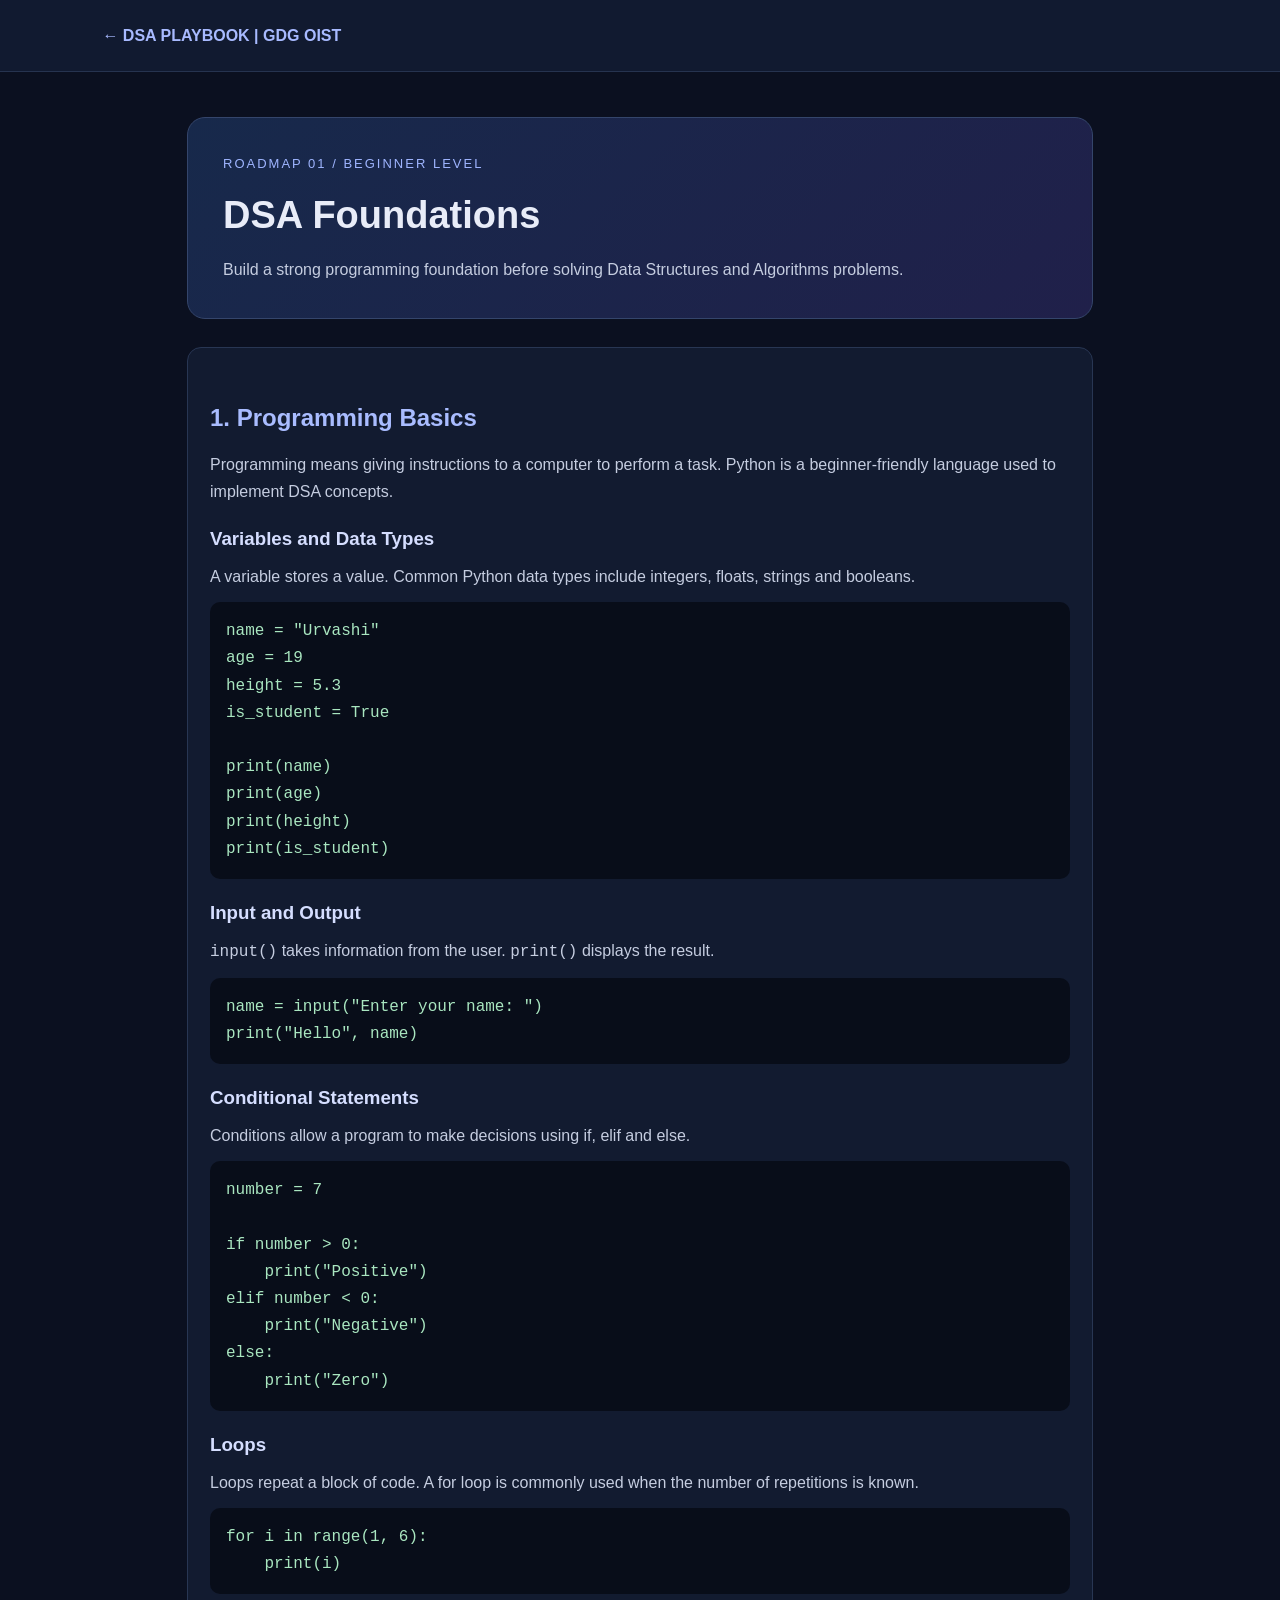
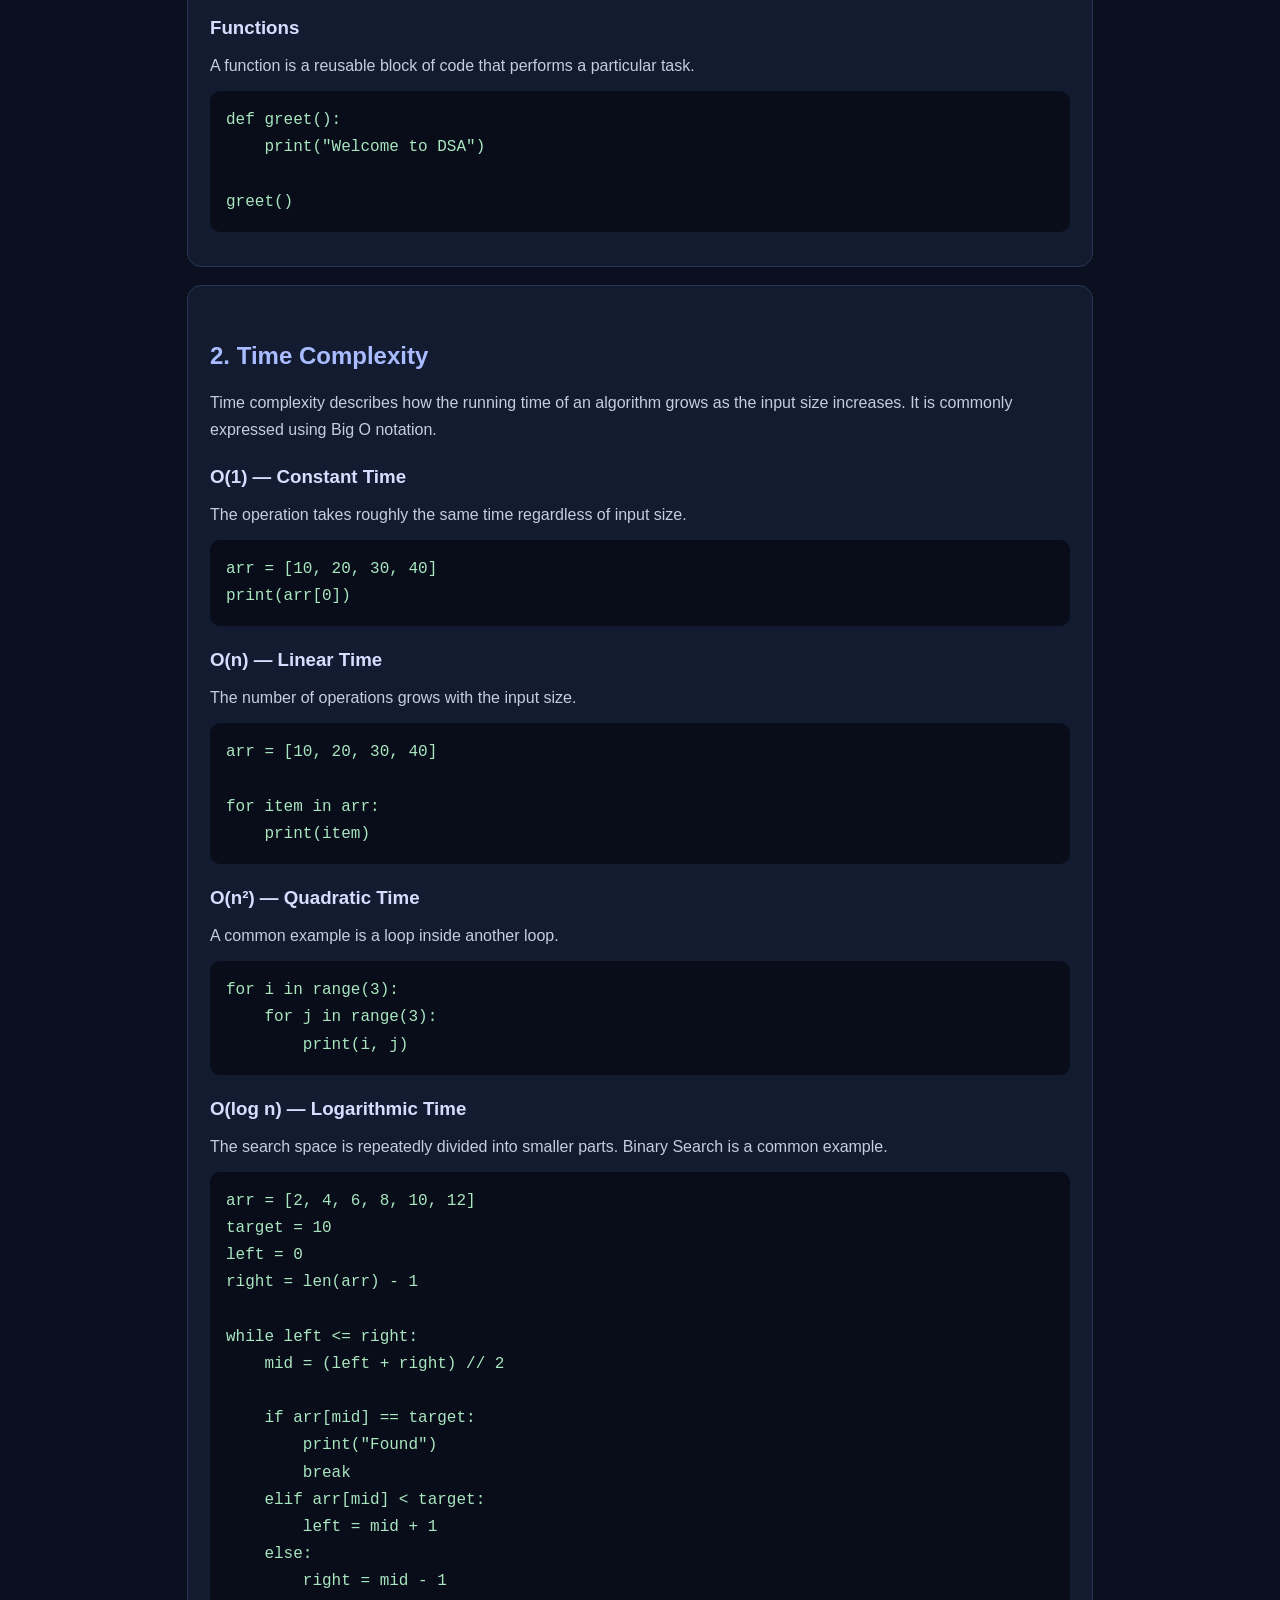
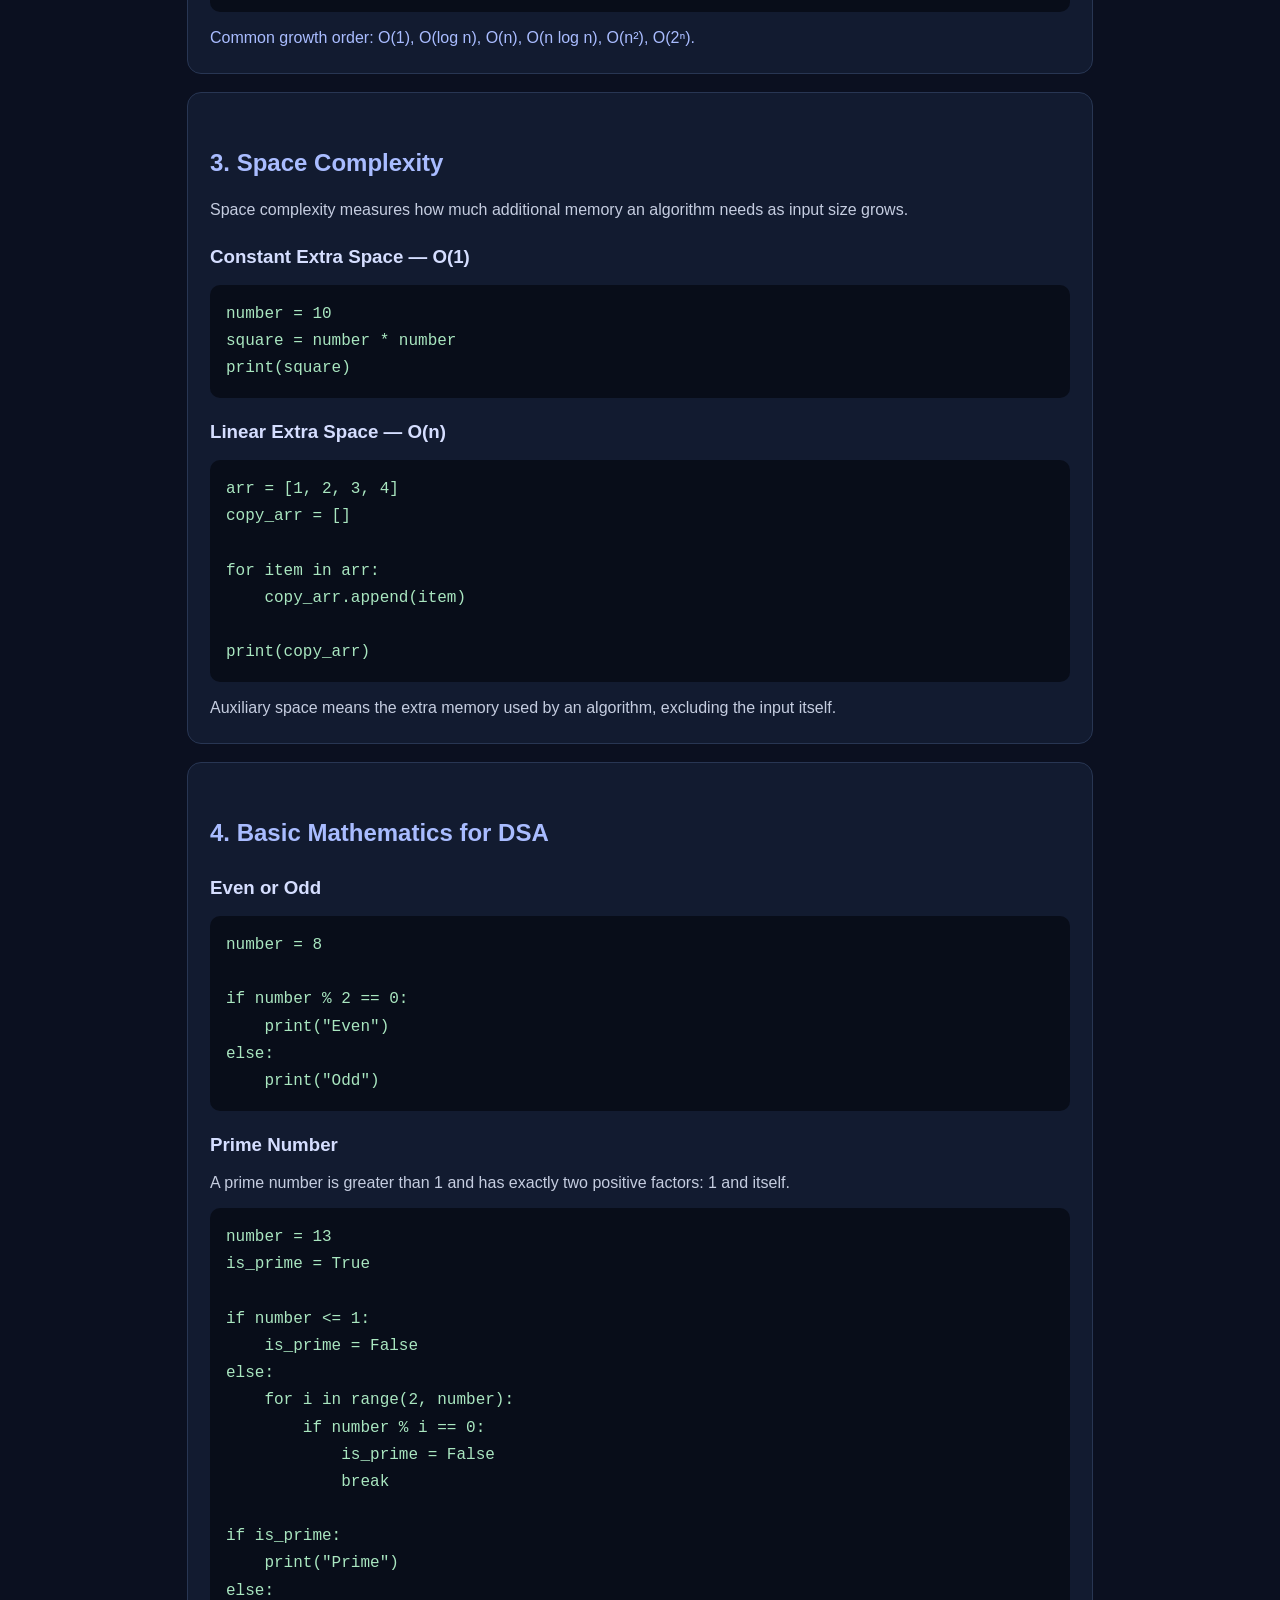
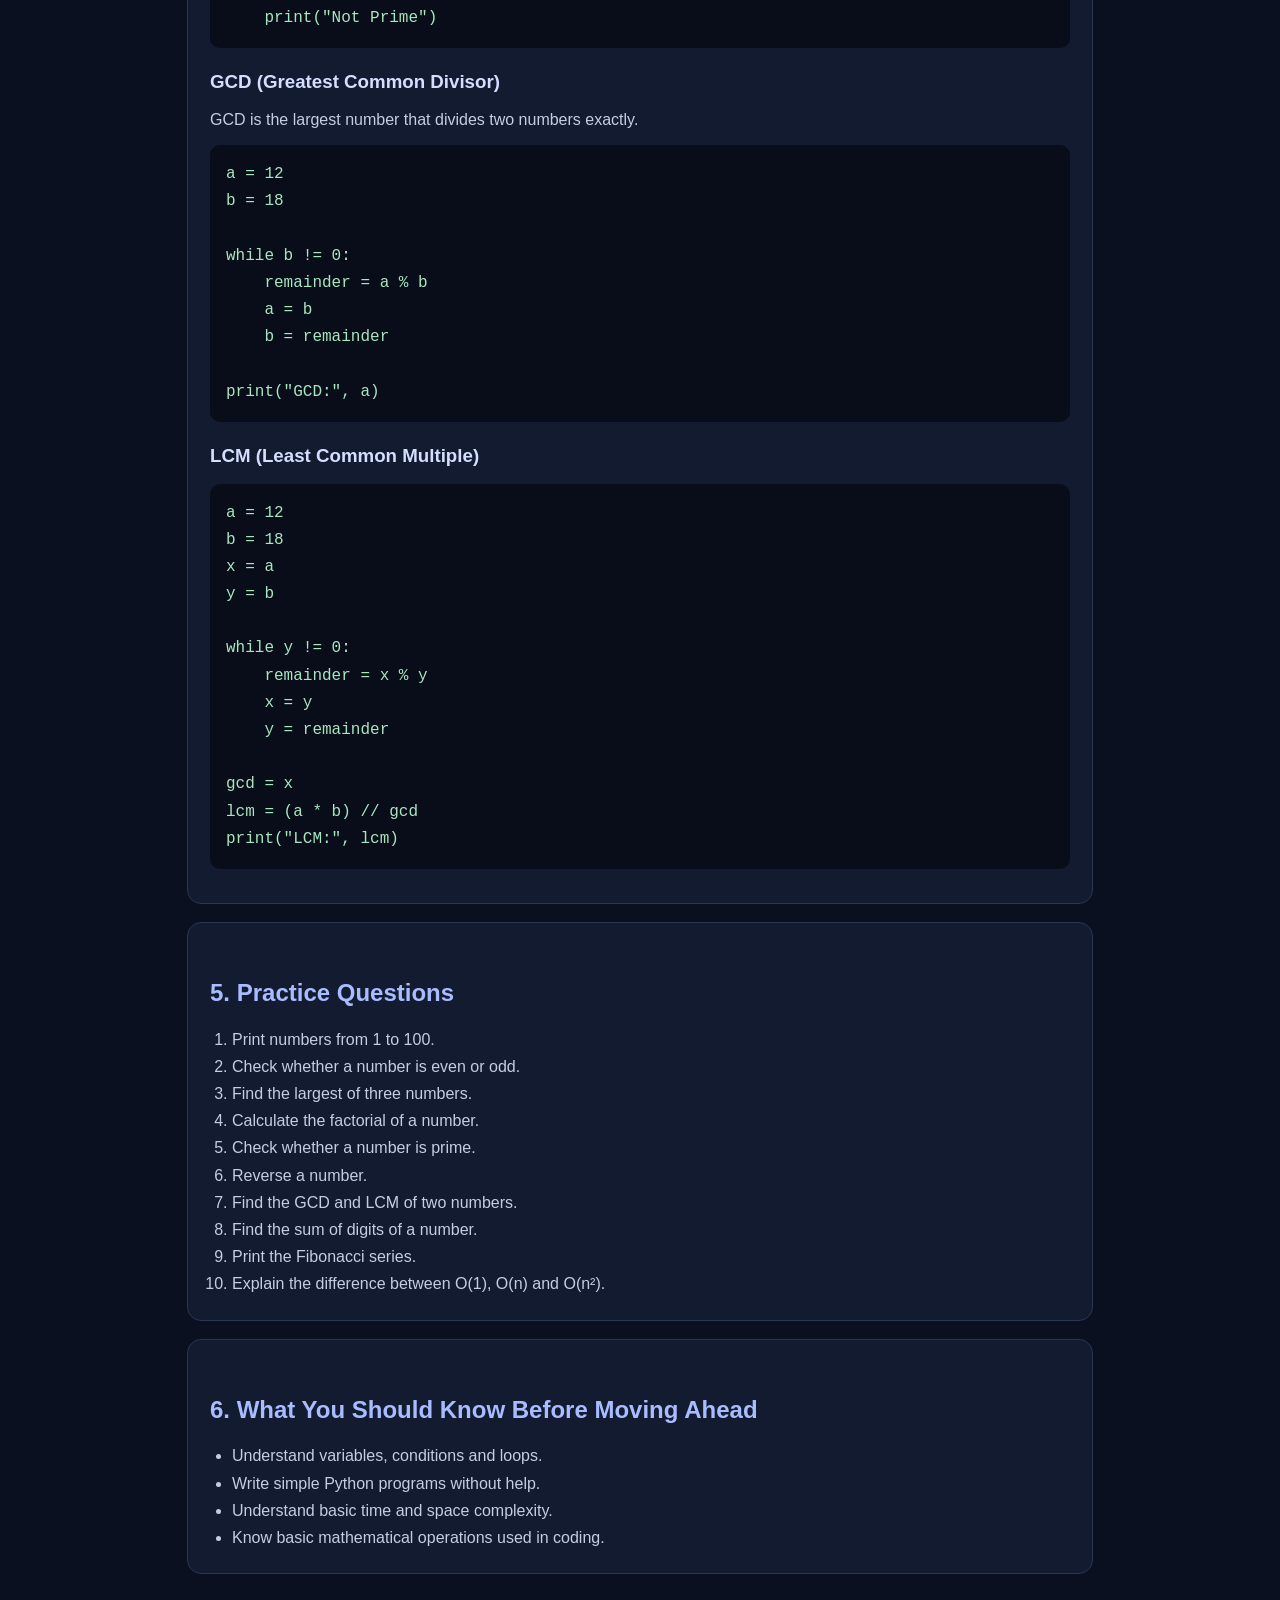
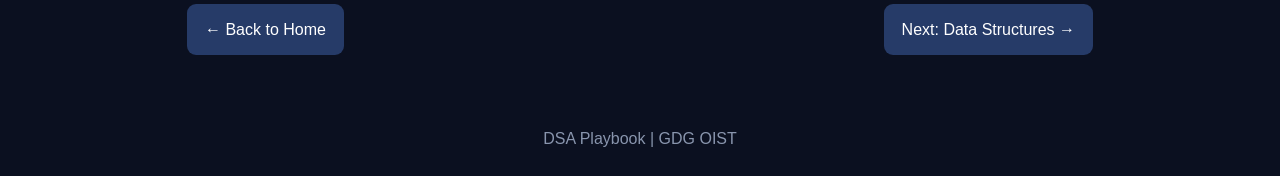
<file: foundations.html>
<!DOCTYPE html>
<html lang="en">
<head>
<meta charset="UTF-8">
<meta name="viewport" content="width=device-width, initial-scale=1.0">
<title>Foundations | DSA Playbook</title>
<style>
*{margin:0;padding:0;box-sizing:border-box}
body{font-family:Arial,sans-serif;background:#0b1020;color:#e8ecf8;line-height:1.7}
header{padding:22px 8%;background:#111a30;border-bottom:1px solid #26334f}
header a{color:#a8baff;text-decoration:none;font-weight:bold}
main{max-width:950px;margin:auto;padding:45px 22px}
.hero{padding:35px;background:linear-gradient(135deg,#17294b,#20204a);border:1px solid #34456b;border-radius:18px;margin-bottom:28px}
.tag{color:#9fb5ff;font-size:13px;letter-spacing:2px}
h1{font-size:38px;margin:8px 0}
h2{color:#a9bcff;margin:28px 0 12px}
h3{color:#d5deff;margin:18px 0 8px}
.card{background:#121b30;border:1px solid #283653;border-radius:14px;padding:22px;margin:18px 0}
p,li{color:#c5cde0}
ul,ol{padding-left:22px}
pre{background:#080d19;color:#a9e6c0;padding:16px;border-radius:10px;overflow-x:auto;margin:12px 0}
code{font-family:Consolas,monospace}
.note{color:#a9bcff}
.nav{display:flex;justify-content:space-between;gap:12px;flex-wrap:wrap;margin-top:30px}
.nav a{background:#263b68;color:white;text-decoration:none;padding:12px 18px;border-radius:9px}
footer{text-align:center;color:#8995ad;padding:25px}
</style>
</head>
<body>
<header><a href="index.html">← DSA PLAYBOOK | GDG OIST</a></header>
<main>
<section class="hero">
<div class="tag">ROADMAP 01 / BEGINNER LEVEL</div>
<h1>DSA Foundations</h1>
<p>Build a strong programming foundation before solving Data Structures and Algorithms problems.</p>
</section>

<div class="card">
<h2>1. Programming Basics</h2>
<p>Programming means giving instructions to a computer to perform a task. Python is a beginner-friendly language used to implement DSA concepts.</p>
<h3>Variables and Data Types</h3>
<p>A variable stores a value. Common Python data types include integers, floats, strings and booleans.</p>
<pre><code>name = "Urvashi"
age = 19
height = 5.3
is_student = True

print(name)
print(age)
print(height)
print(is_student)</code></pre>
<h3>Input and Output</h3>
<p><code>input()</code> takes information from the user. <code>print()</code> displays the result.</p>
<pre><code>name = input("Enter your name: ")
print("Hello", name)</code></pre>
<h3>Conditional Statements</h3>
<p>Conditions allow a program to make decisions using if, elif and else.</p>
<pre><code>number = 7

if number > 0:
    print("Positive")
elif number < 0:
    print("Negative")
else:
    print("Zero")</code></pre>
<h3>Loops</h3>
<p>Loops repeat a block of code. A for loop is commonly used when the number of repetitions is known.</p>
<pre><code>for i in range(1, 6):
    print(i)</code></pre>
<h3>Functions</h3>
<p>A function is a reusable block of code that performs a particular task.</p>
<pre><code>def greet():
    print("Welcome to DSA")

greet()</code></pre>
</div>

<div class="card">
<h2>2. Time Complexity</h2>
<p>Time complexity describes how the running time of an algorithm grows as the input size increases. It is commonly expressed using Big O notation.</p>
<h3>O(1) — Constant Time</h3>
<p>The operation takes roughly the same time regardless of input size.</p>
<pre><code>arr = [10, 20, 30, 40]
print(arr[0])</code></pre>
<h3>O(n) — Linear Time</h3>
<p>The number of operations grows with the input size.</p>
<pre><code>arr = [10, 20, 30, 40]

for item in arr:
    print(item)</code></pre>
<h3>O(n²) — Quadratic Time</h3>
<p>A common example is a loop inside another loop.</p>
<pre><code>for i in range(3):
    for j in range(3):
        print(i, j)</code></pre>
<h3>O(log n) — Logarithmic Time</h3>
<p>The search space is repeatedly divided into smaller parts. Binary Search is a common example.</p>
<pre><code>arr = [2, 4, 6, 8, 10, 12]
target = 10
left = 0
right = len(arr) - 1

while left <= right:
    mid = (left + right) // 2

    if arr[mid] == target:
        print("Found")
        break
    elif arr[mid] < target:
        left = mid + 1
    else:
        right = mid - 1</code></pre>
<p class="note">Common growth order: O(1), O(log n), O(n), O(n log n), O(n²), O(2ⁿ).</p>
</div>

<div class="card">
<h2>3. Space Complexity</h2>
<p>Space complexity measures how much additional memory an algorithm needs as input size grows.</p>
<h3>Constant Extra Space — O(1)</h3>
<pre><code>number = 10
square = number * number
print(square)</code></pre>
<h3>Linear Extra Space — O(n)</h3>
<pre><code>arr = [1, 2, 3, 4]
copy_arr = []

for item in arr:
    copy_arr.append(item)

print(copy_arr)</code></pre>
<p>Auxiliary space means the extra memory used by an algorithm, excluding the input itself.</p>
</div>

<div class="card">
<h2>4. Basic Mathematics for DSA</h2>
<h3>Even or Odd</h3>
<pre><code>number = 8

if number % 2 == 0:
    print("Even")
else:
    print("Odd")</code></pre>
<h3>Prime Number</h3>
<p>A prime number is greater than 1 and has exactly two positive factors: 1 and itself.</p>
<pre><code>number = 13
is_prime = True

if number <= 1:
    is_prime = False
else:
    for i in range(2, number):
        if number % i == 0:
            is_prime = False
            break

if is_prime:
    print("Prime")
else:
    print("Not Prime")</code></pre>
<h3>GCD (Greatest Common Divisor)</h3>
<p>GCD is the largest number that divides two numbers exactly.</p>
<pre><code>a = 12
b = 18

while b != 0:
    remainder = a % b
    a = b
    b = remainder

print("GCD:", a)</code></pre>
<h3>LCM (Least Common Multiple)</h3>
<pre><code>a = 12
b = 18
x = a
y = b

while y != 0:
    remainder = x % y
    x = y
    y = remainder

gcd = x
lcm = (a * b) // gcd
print("LCM:", lcm)</code></pre>
</div>

<div class="card">
<h2>5. Practice Questions</h2>
<ol>
<li>Print numbers from 1 to 100.</li>
<li>Check whether a number is even or odd.</li>
<li>Find the largest of three numbers.</li>
<li>Calculate the factorial of a number.</li>
<li>Check whether a number is prime.</li>
<li>Reverse a number.</li>
<li>Find the GCD and LCM of two numbers.</li>
<li>Find the sum of digits of a number.</li>
<li>Print the Fibonacci series.</li>
<li>Explain the difference between O(1), O(n) and O(n²).</li>
</ol>
</div>

<div class="card">
<h2>6. What You Should Know Before Moving Ahead</h2>
<ul>
<li>Understand variables, conditions and loops.</li>
<li>Write simple Python programs without help.</li>
<li>Understand basic time and space complexity.</li>
<li>Know basic mathematical operations used in coding.</li>
</ul>
</div>

<div class="nav">
<a href="index.html">← Back to Home</a>
<a href="data-structures.html">Next: Data Structures →</a>
</div>
</main>
<footer>DSA Playbook | GDG OIST</footer>
</body>
</html>
</file>
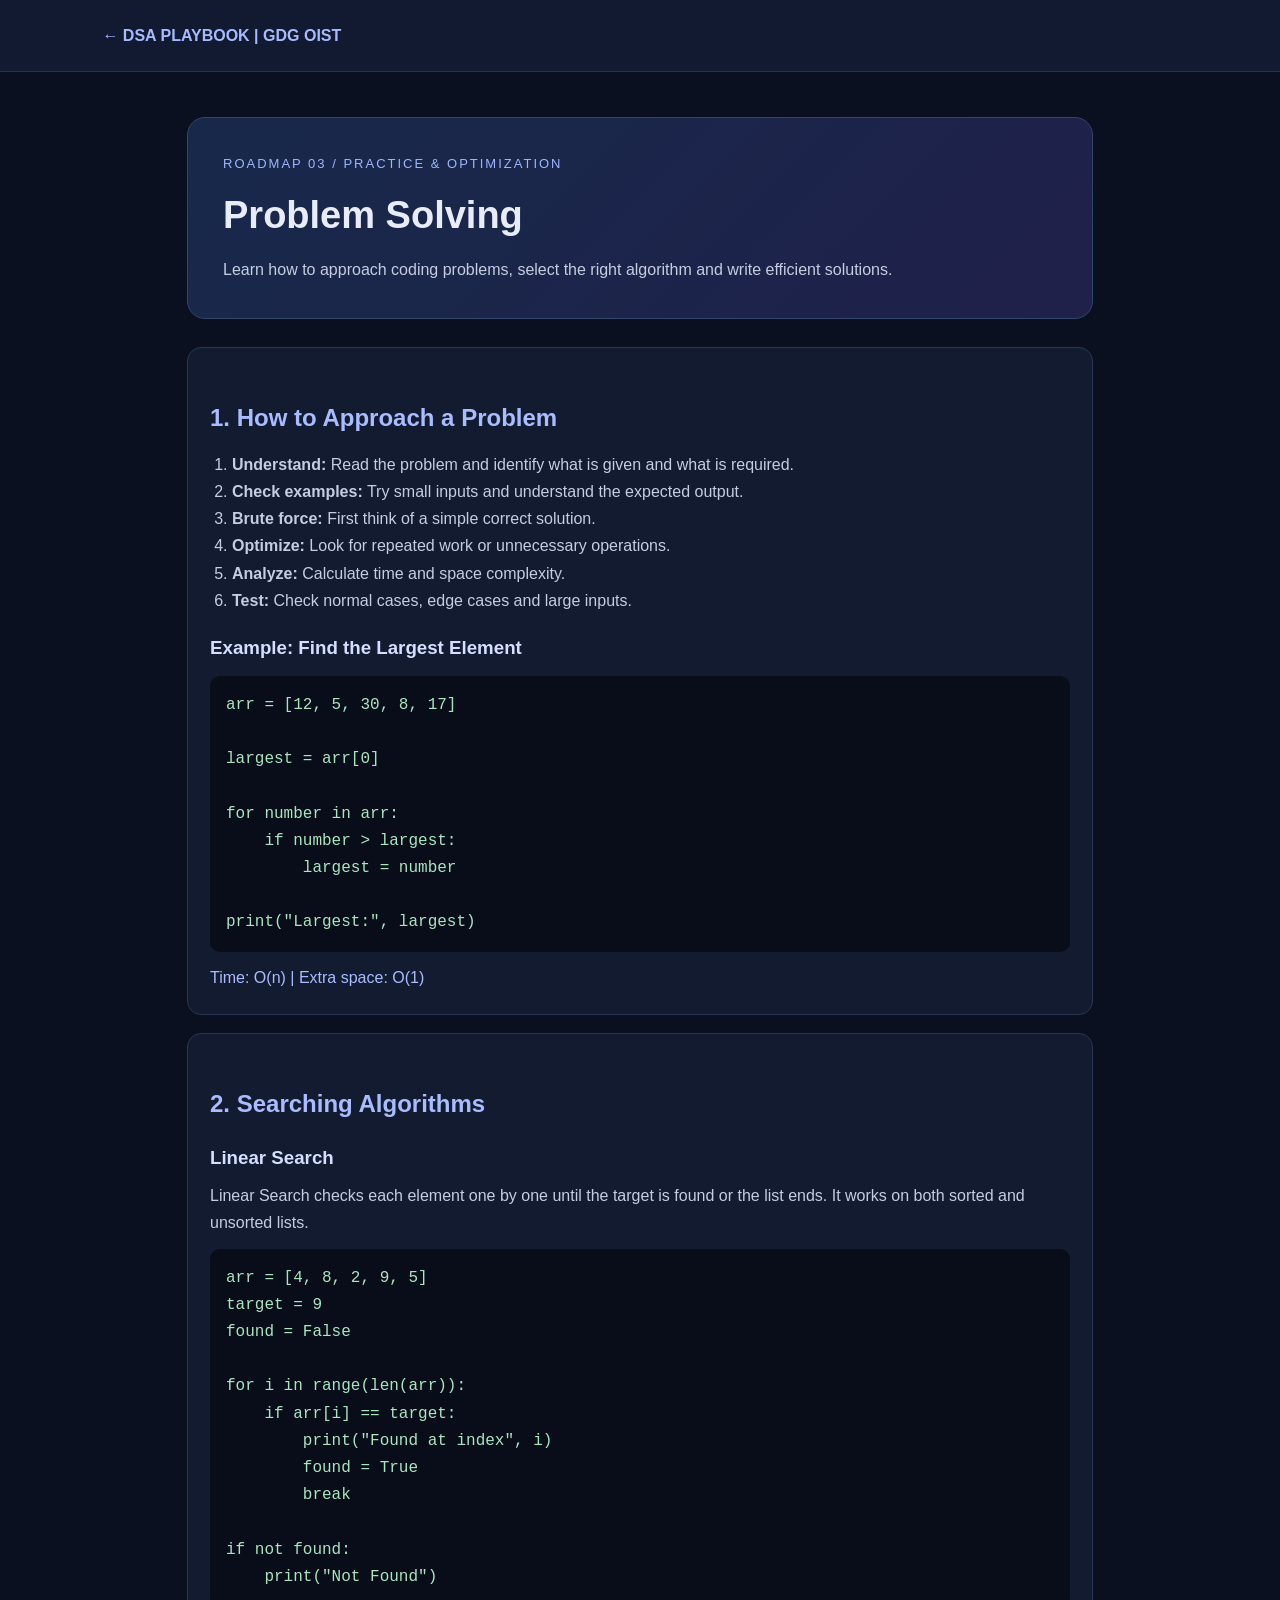
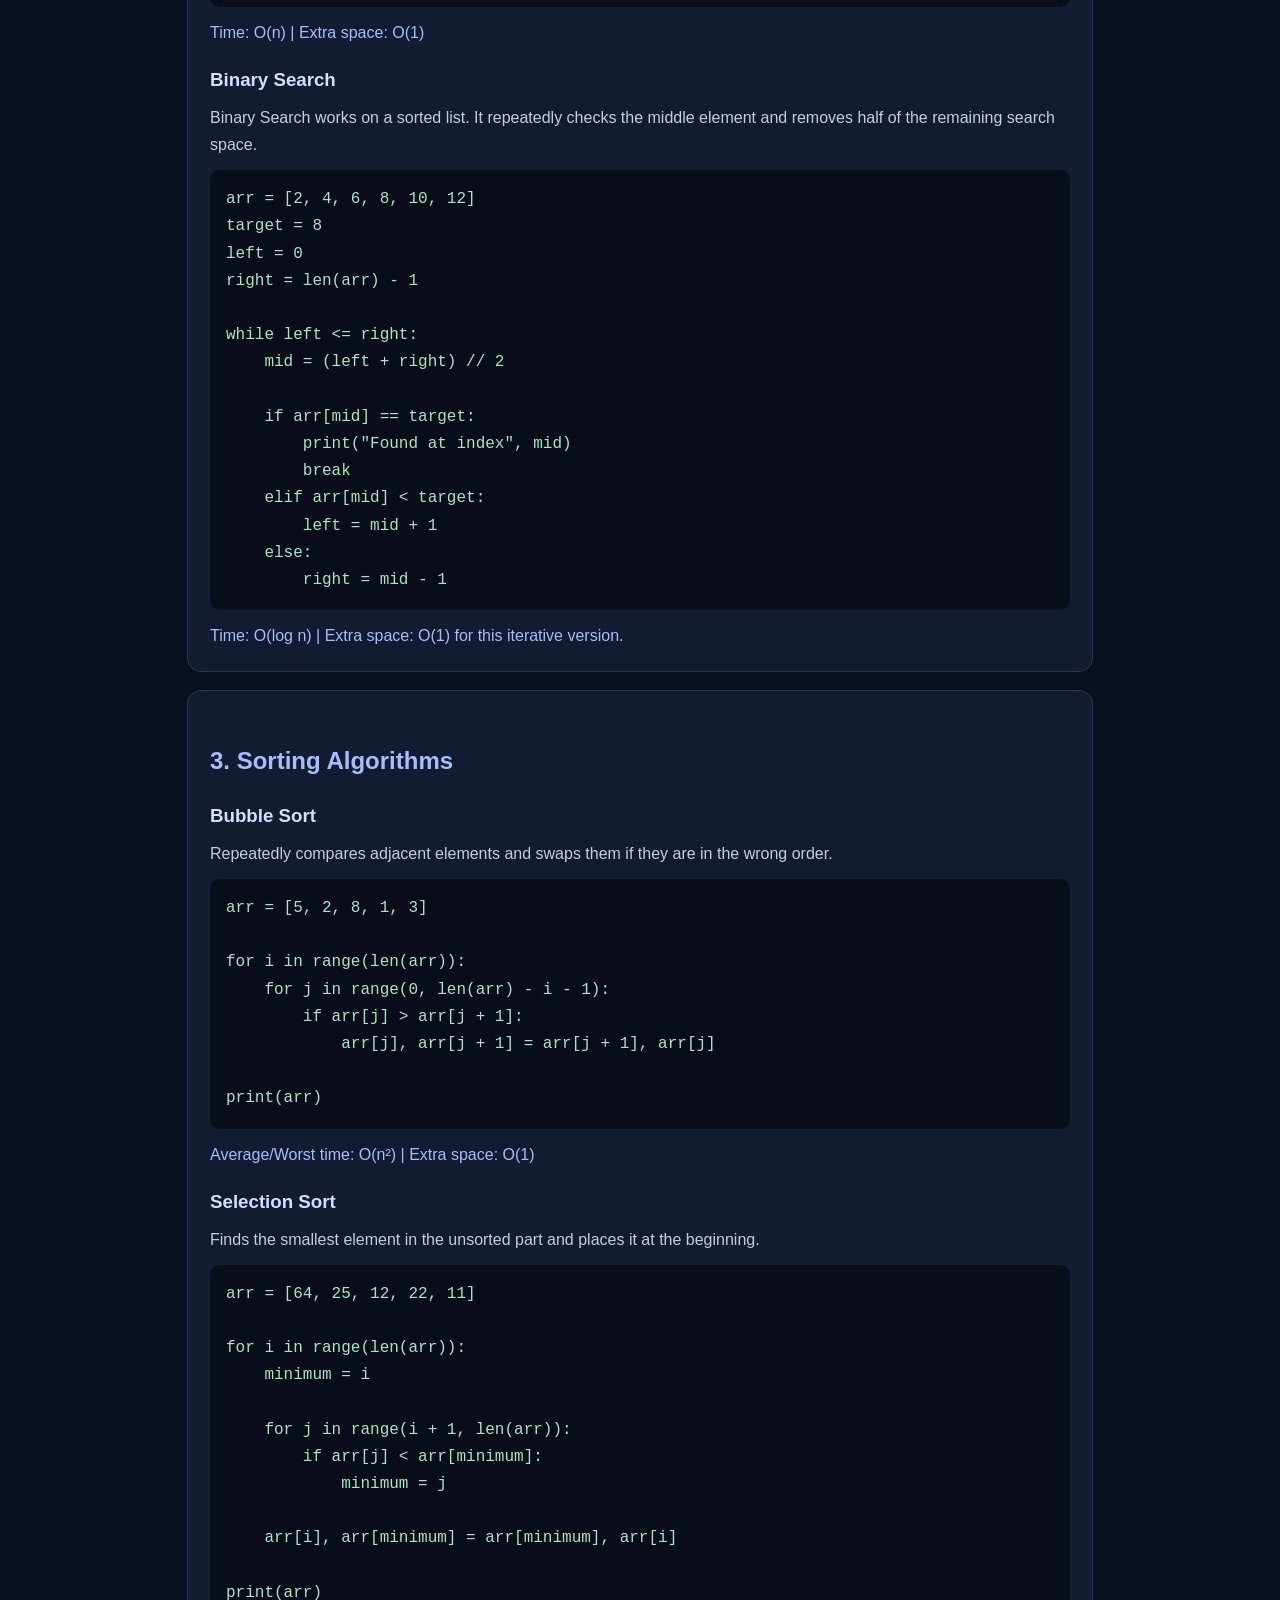
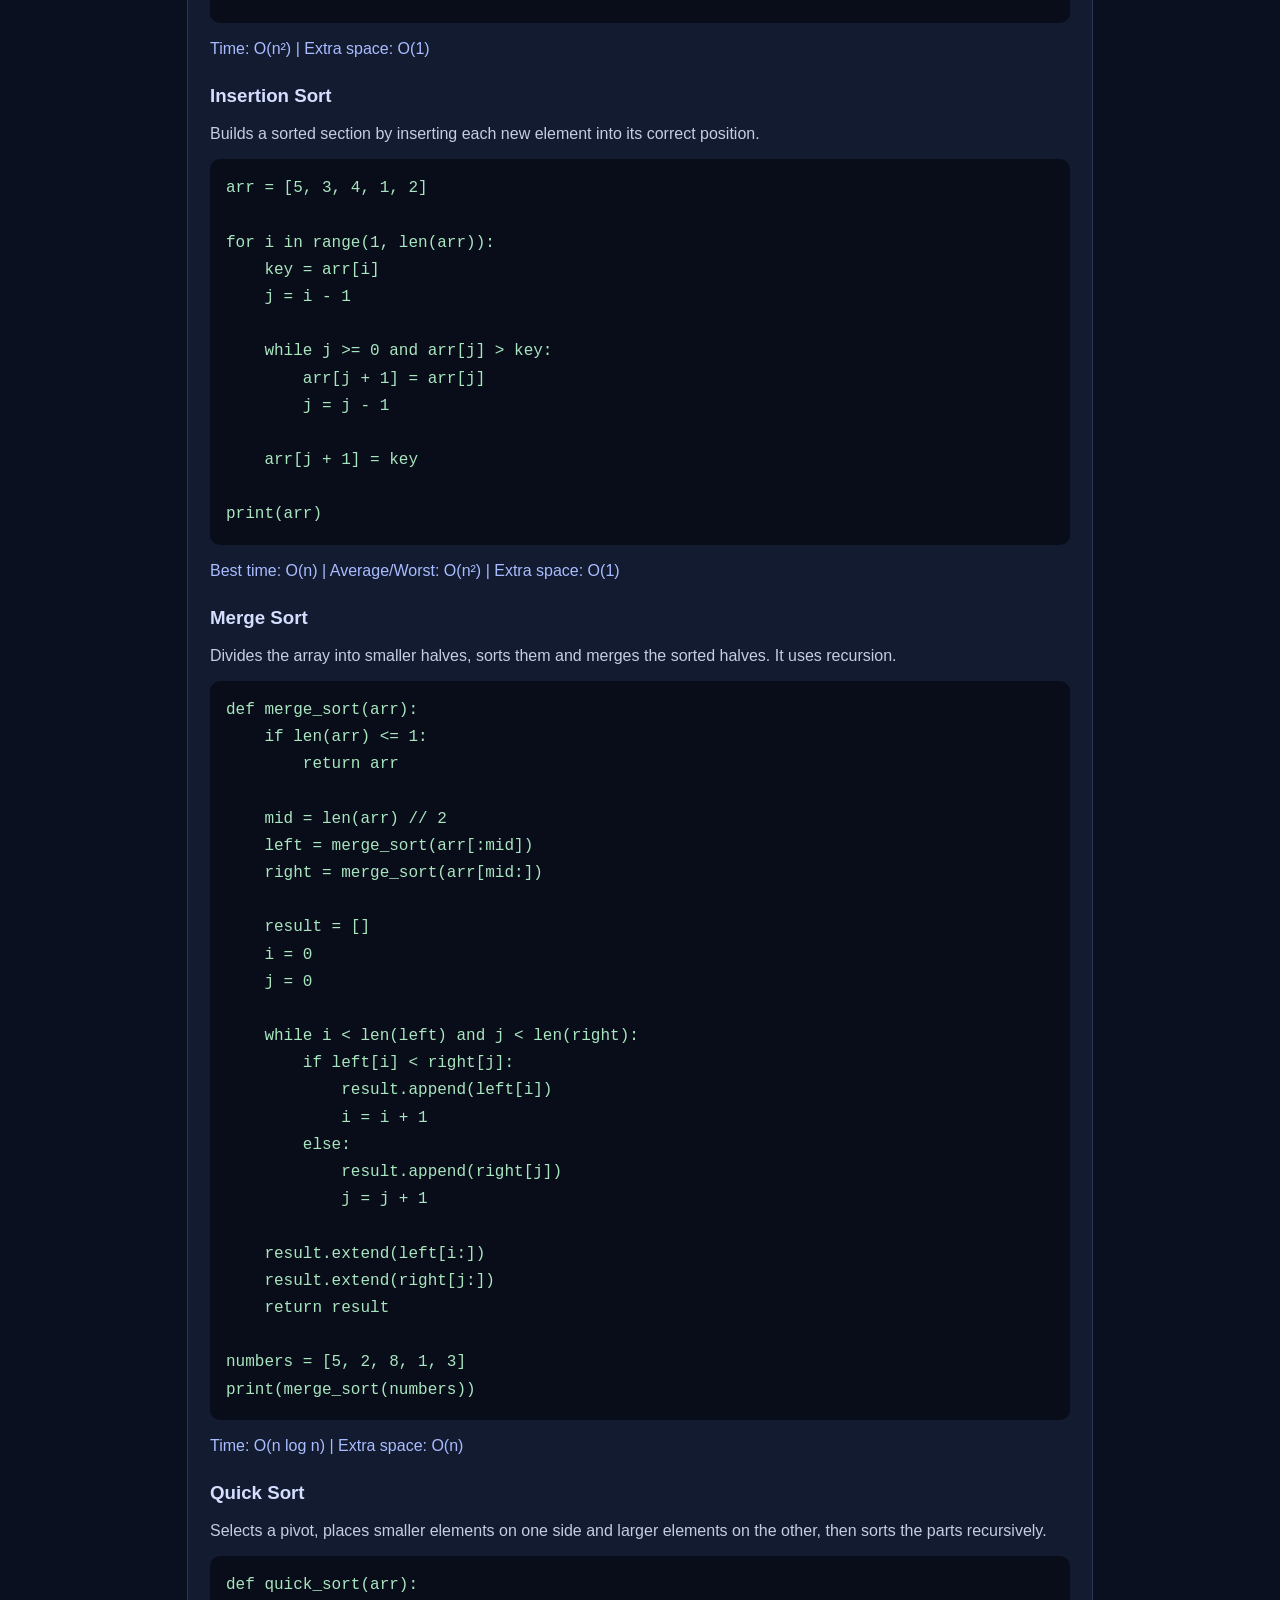
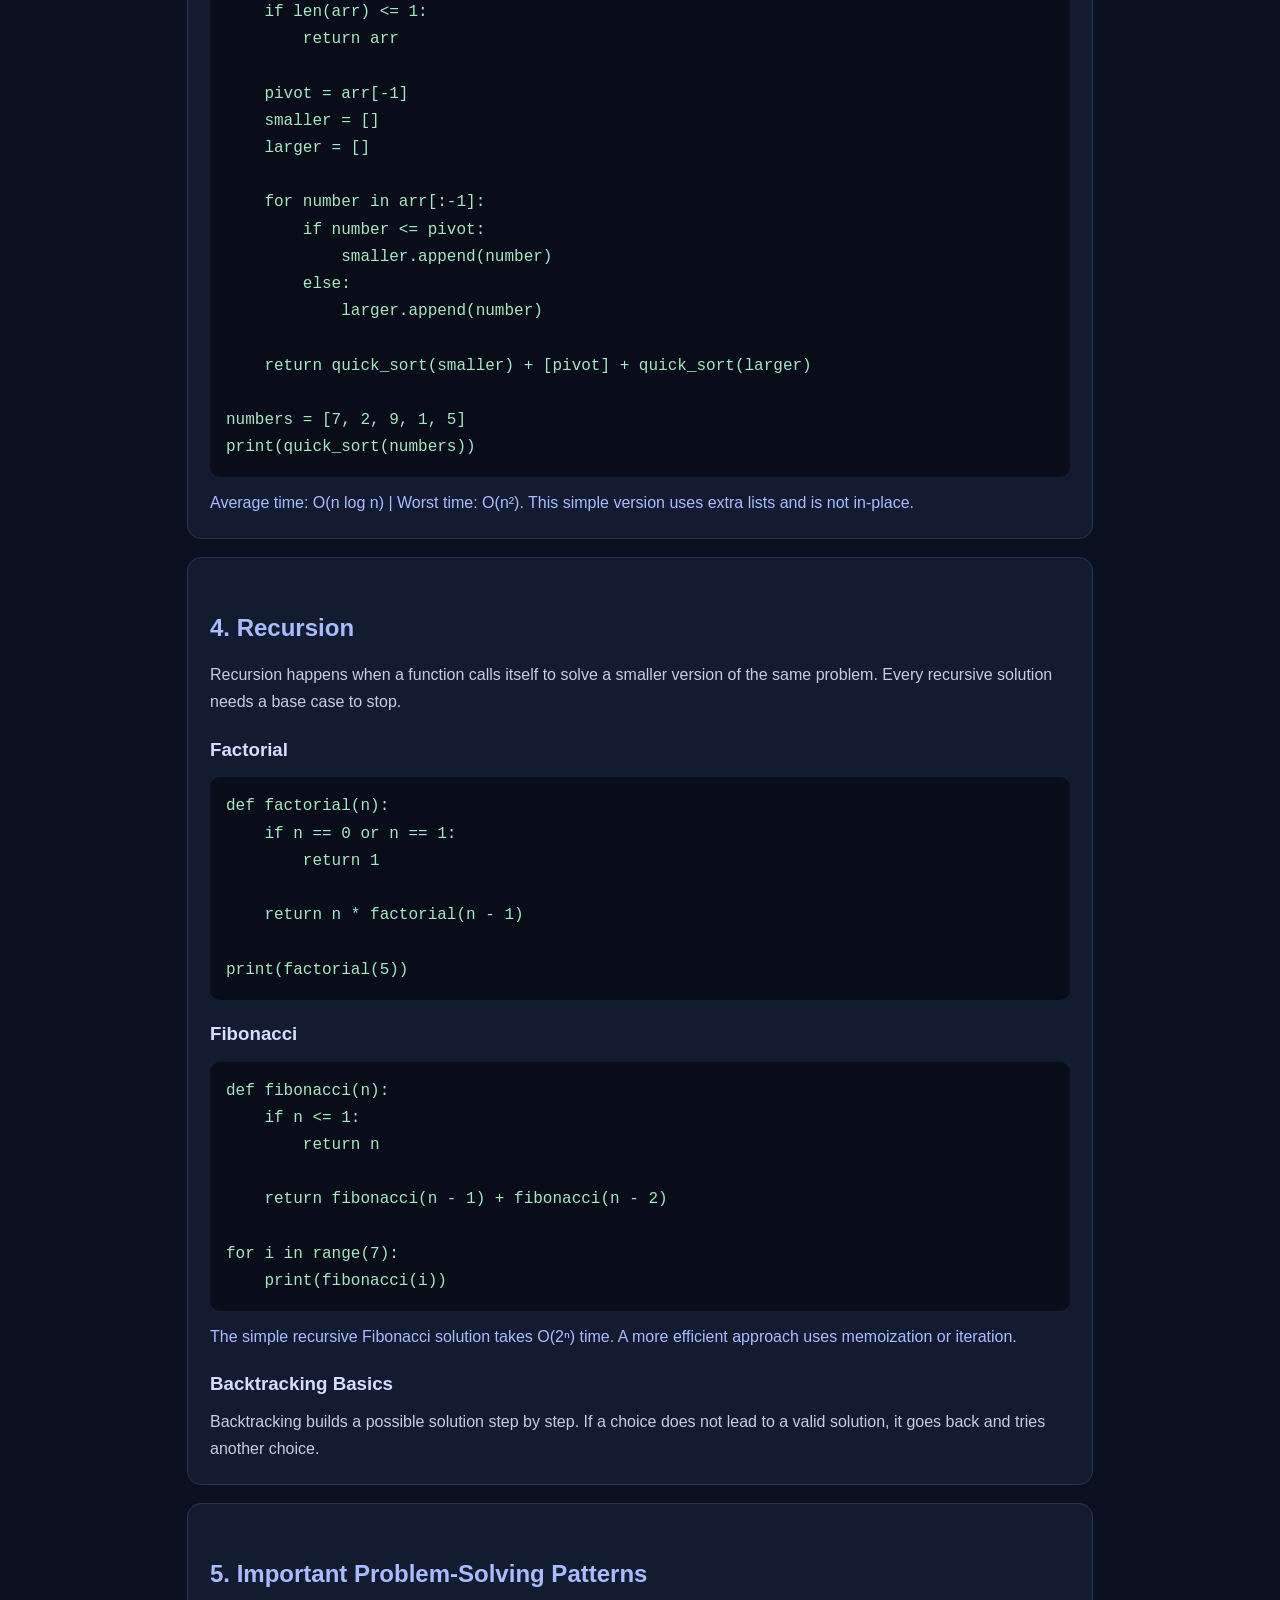
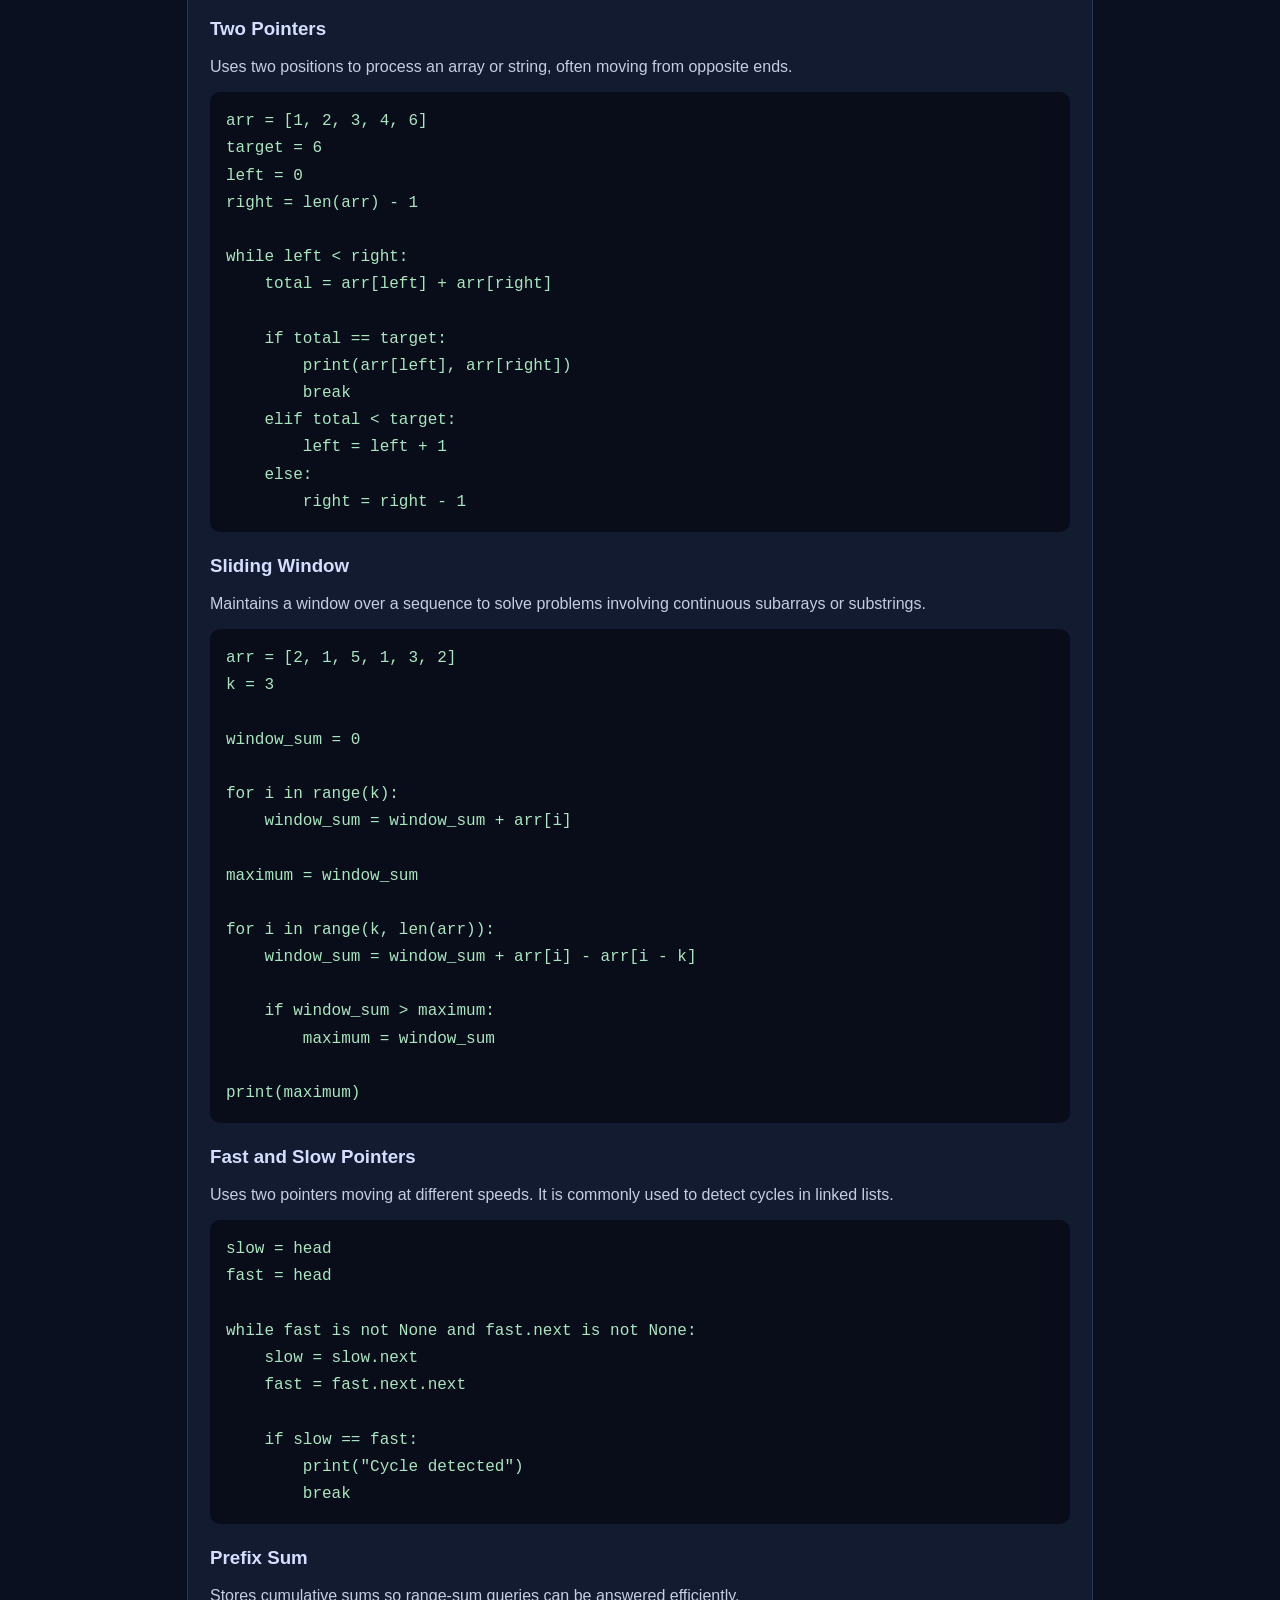
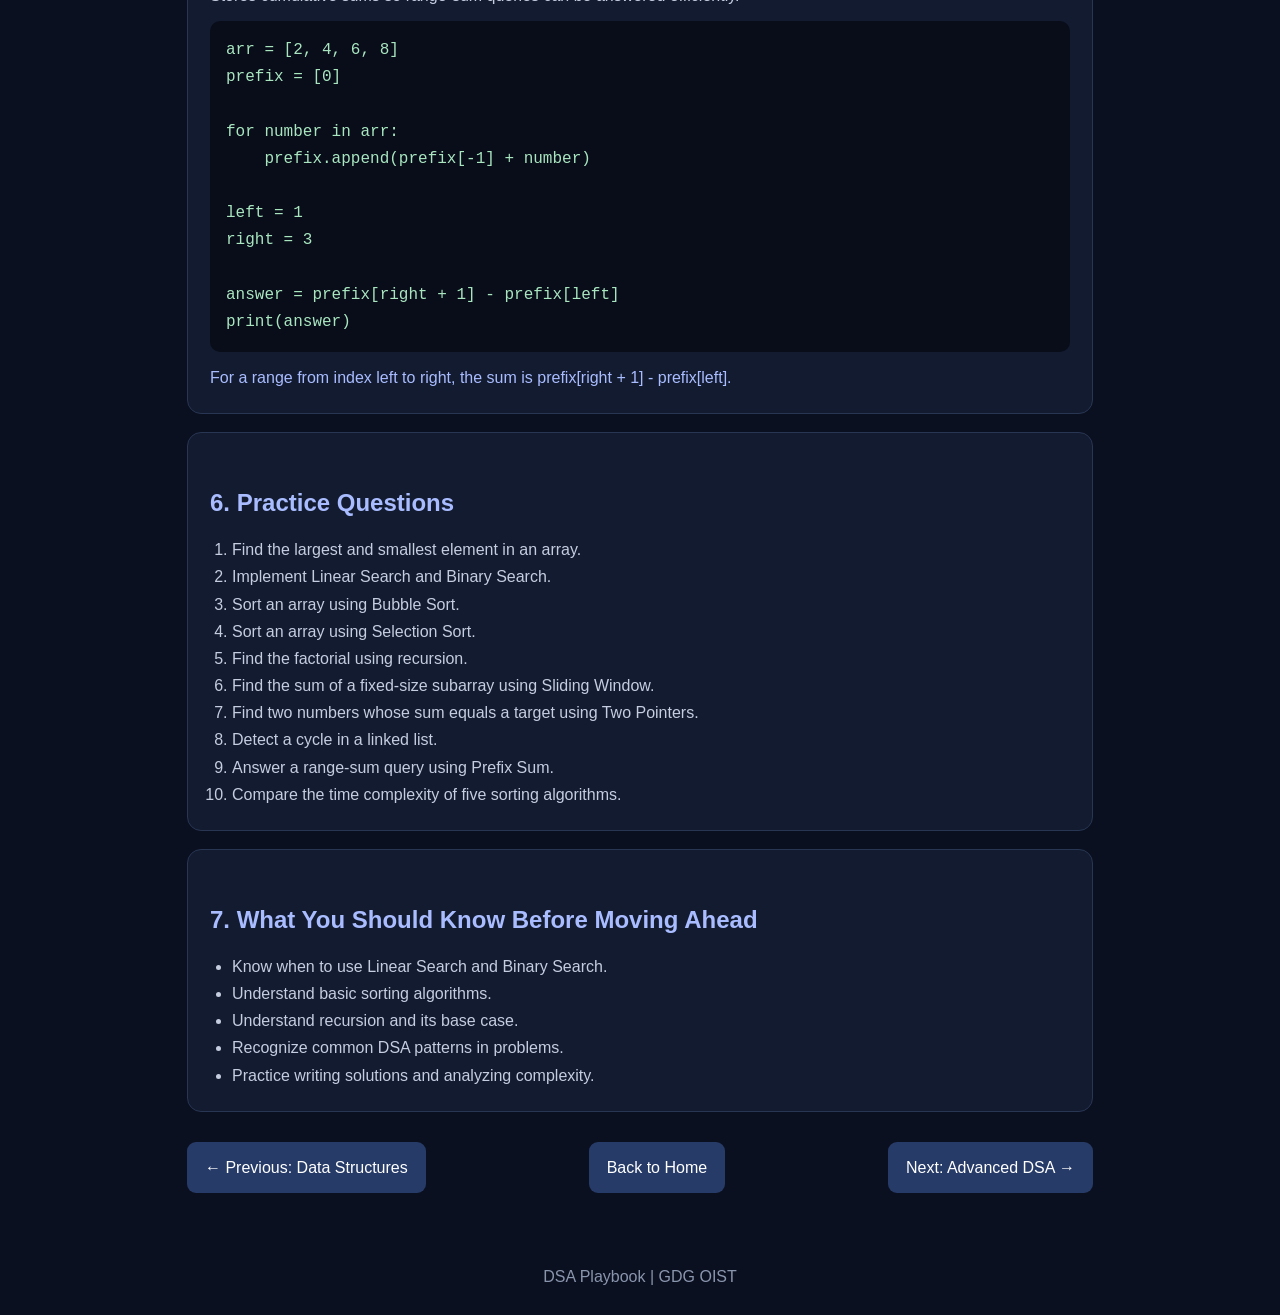
<file: problem-solving.html>
<!DOCTYPE html>
<html lang="en">
<head>
<meta charset="UTF-8">
<meta name="viewport" content="width=device-width, initial-scale=1.0">
<title>Problem Solving | DSA Playbook</title>
<style>
*{margin:0;padding:0;box-sizing:border-box}
body{font-family:Arial,sans-serif;background:#0b1020;color:#e8ecf8;line-height:1.7}
header{padding:22px 8%;background:#111a30;border-bottom:1px solid #26334f}
header a{color:#a8baff;text-decoration:none;font-weight:bold}
main{max-width:950px;margin:auto;padding:45px 22px}
.hero{padding:35px;background:linear-gradient(135deg,#17294b,#20204a);border:1px solid #34456b;border-radius:18px;margin-bottom:28px}
.tag{color:#9fb5ff;font-size:13px;letter-spacing:2px}
h1{font-size:38px;margin:8px 0}
h2{color:#a9bcff;margin:28px 0 12px}
h3{color:#d5deff;margin:18px 0 8px}
.card{background:#121b30;border:1px solid #283653;border-radius:14px;padding:22px;margin:18px 0}
p,li{color:#c5cde0}
ul,ol{padding-left:22px}
pre{background:#080d19;color:#a9e6c0;padding:16px;border-radius:10px;overflow-x:auto;margin:12px 0}
code{font-family:Consolas,monospace}
.note{color:#a9bcff}
.nav{display:flex;justify-content:space-between;gap:12px;flex-wrap:wrap;margin-top:30px}
.nav a{background:#263b68;color:white;text-decoration:none;padding:12px 18px;border-radius:9px}
footer{text-align:center;color:#8995ad;padding:25px}
</style>
</head>
<body>
<header><a href="index.html">← DSA PLAYBOOK | GDG OIST</a></header>
<main>
<section class="hero">
<div class="tag">ROADMAP 03 / PRACTICE & OPTIMIZATION</div>
<h1>Problem Solving</h1>
<p>Learn how to approach coding problems, select the right algorithm and write efficient solutions.</p>
</section>

<div class="card">
<h2>1. How to Approach a Problem</h2>
<ol>
<li><b>Understand:</b> Read the problem and identify what is given and what is required.</li>
<li><b>Check examples:</b> Try small inputs and understand the expected output.</li>
<li><b>Brute force:</b> First think of a simple correct solution.</li>
<li><b>Optimize:</b> Look for repeated work or unnecessary operations.</li>
<li><b>Analyze:</b> Calculate time and space complexity.</li>
<li><b>Test:</b> Check normal cases, edge cases and large inputs.</li>
</ol>
<h3>Example: Find the Largest Element</h3>
<pre><code>arr = [12, 5, 30, 8, 17]

largest = arr[0]

for number in arr:
    if number > largest:
        largest = number

print("Largest:", largest)</code></pre>
<p class="note">Time: O(n) | Extra space: O(1)</p>
</div>

<div class="card">
<h2>2. Searching Algorithms</h2>
<h3>Linear Search</h3>
<p>Linear Search checks each element one by one until the target is found or the list ends. It works on both sorted and unsorted lists.</p>
<pre><code>arr = [4, 8, 2, 9, 5]
target = 9
found = False

for i in range(len(arr)):
    if arr[i] == target:
        print("Found at index", i)
        found = True
        break

if not found:
    print("Not Found")</code></pre>
<p class="note">Time: O(n) | Extra space: O(1)</p>
<h3>Binary Search</h3>
<p>Binary Search works on a sorted list. It repeatedly checks the middle element and removes half of the remaining search space.</p>
<pre><code>arr = [2, 4, 6, 8, 10, 12]
target = 8
left = 0
right = len(arr) - 1

while left <= right:
    mid = (left + right) // 2

    if arr[mid] == target:
        print("Found at index", mid)
        break
    elif arr[mid] < target:
        left = mid + 1
    else:
        right = mid - 1</code></pre>
<p class="note">Time: O(log n) | Extra space: O(1) for this iterative version.</p>
</div>

<div class="card">
<h2>3. Sorting Algorithms</h2>
<h3>Bubble Sort</h3>
<p>Repeatedly compares adjacent elements and swaps them if they are in the wrong order.</p>
<pre><code>arr = [5, 2, 8, 1, 3]

for i in range(len(arr)):
    for j in range(0, len(arr) - i - 1):
        if arr[j] > arr[j + 1]:
            arr[j], arr[j + 1] = arr[j + 1], arr[j]

print(arr)</code></pre>
<p class="note">Average/Worst time: O(n²) | Extra space: O(1)</p>
<h3>Selection Sort</h3>
<p>Finds the smallest element in the unsorted part and places it at the beginning.</p>
<pre><code>arr = [64, 25, 12, 22, 11]

for i in range(len(arr)):
    minimum = i

    for j in range(i + 1, len(arr)):
        if arr[j] < arr[minimum]:
            minimum = j

    arr[i], arr[minimum] = arr[minimum], arr[i]

print(arr)</code></pre>
<p class="note">Time: O(n²) | Extra space: O(1)</p>
<h3>Insertion Sort</h3>
<p>Builds a sorted section by inserting each new element into its correct position.</p>
<pre><code>arr = [5, 3, 4, 1, 2]

for i in range(1, len(arr)):
    key = arr[i]
    j = i - 1

    while j >= 0 and arr[j] > key:
        arr[j + 1] = arr[j]
        j = j - 1

    arr[j + 1] = key

print(arr)</code></pre>
<p class="note">Best time: O(n) | Average/Worst: O(n²) | Extra space: O(1)</p>
<h3>Merge Sort</h3>
<p>Divides the array into smaller halves, sorts them and merges the sorted halves. It uses recursion.</p>
<pre><code>def merge_sort(arr):
    if len(arr) <= 1:
        return arr

    mid = len(arr) // 2
    left = merge_sort(arr[:mid])
    right = merge_sort(arr[mid:])

    result = []
    i = 0
    j = 0

    while i < len(left) and j < len(right):
        if left[i] < right[j]:
            result.append(left[i])
            i = i + 1
        else:
            result.append(right[j])
            j = j + 1

    result.extend(left[i:])
    result.extend(right[j:])
    return result

numbers = [5, 2, 8, 1, 3]
print(merge_sort(numbers))</code></pre>
<p class="note">Time: O(n log n) | Extra space: O(n)</p>
<h3>Quick Sort</h3>
<p>Selects a pivot, places smaller elements on one side and larger elements on the other, then sorts the parts recursively.</p>
<pre><code>def quick_sort(arr):
    if len(arr) <= 1:
        return arr

    pivot = arr[-1]
    smaller = []
    larger = []

    for number in arr[:-1]:
        if number <= pivot:
            smaller.append(number)
        else:
            larger.append(number)

    return quick_sort(smaller) + [pivot] + quick_sort(larger)

numbers = [7, 2, 9, 1, 5]
print(quick_sort(numbers))</code></pre>
<p class="note">Average time: O(n log n) | Worst time: O(n²). This simple version uses extra lists and is not in-place.</p>
</div>

<div class="card">
<h2>4. Recursion</h2>
<p>Recursion happens when a function calls itself to solve a smaller version of the same problem. Every recursive solution needs a base case to stop.</p>
<h3>Factorial</h3>
<pre><code>def factorial(n):
    if n == 0 or n == 1:
        return 1

    return n * factorial(n - 1)

print(factorial(5))</code></pre>
<h3>Fibonacci</h3>
<pre><code>def fibonacci(n):
    if n <= 1:
        return n

    return fibonacci(n - 1) + fibonacci(n - 2)

for i in range(7):
    print(fibonacci(i))</code></pre>
<p class="note">The simple recursive Fibonacci solution takes O(2ⁿ) time. A more efficient approach uses memoization or iteration.</p>
<h3>Backtracking Basics</h3>
<p>Backtracking builds a possible solution step by step. If a choice does not lead to a valid solution, it goes back and tries another choice.</p>
</div>

<div class="card">
<h2>5. Important Problem-Solving Patterns</h2>
<h3>Two Pointers</h3>
<p>Uses two positions to process an array or string, often moving from opposite ends.</p>
<pre><code>arr = [1, 2, 3, 4, 6]
target = 6
left = 0
right = len(arr) - 1

while left < right:
    total = arr[left] + arr[right]

    if total == target:
        print(arr[left], arr[right])
        break
    elif total < target:
        left = left + 1
    else:
        right = right - 1</code></pre>
<h3>Sliding Window</h3>
<p>Maintains a window over a sequence to solve problems involving continuous subarrays or substrings.</p>
<pre><code>arr = [2, 1, 5, 1, 3, 2]
k = 3

window_sum = 0

for i in range(k):
    window_sum = window_sum + arr[i]

maximum = window_sum

for i in range(k, len(arr)):
    window_sum = window_sum + arr[i] - arr[i - k]

    if window_sum > maximum:
        maximum = window_sum

print(maximum)</code></pre>
<h3>Fast and Slow Pointers</h3>
<p>Uses two pointers moving at different speeds. It is commonly used to detect cycles in linked lists.</p>
<pre><code>slow = head
fast = head

while fast is not None and fast.next is not None:
    slow = slow.next
    fast = fast.next.next

    if slow == fast:
        print("Cycle detected")
        break</code></pre>
<h3>Prefix Sum</h3>
<p>Stores cumulative sums so range-sum queries can be answered efficiently.</p>
<pre><code>arr = [2, 4, 6, 8]
prefix = [0]

for number in arr:
    prefix.append(prefix[-1] + number)

left = 1
right = 3

answer = prefix[right + 1] - prefix[left]
print(answer)</code></pre>
<p class="note">For a range from index left to right, the sum is prefix[right + 1] - prefix[left].</p>
</div>

<div class="card">
<h2>6. Practice Questions</h2>
<ol>
<li>Find the largest and smallest element in an array.</li>
<li>Implement Linear Search and Binary Search.</li>
<li>Sort an array using Bubble Sort.</li>
<li>Sort an array using Selection Sort.</li>
<li>Find the factorial using recursion.</li>
<li>Find the sum of a fixed-size subarray using Sliding Window.</li>
<li>Find two numbers whose sum equals a target using Two Pointers.</li>
<li>Detect a cycle in a linked list.</li>
<li>Answer a range-sum query using Prefix Sum.</li>
<li>Compare the time complexity of five sorting algorithms.</li>
</ol>
</div>

<div class="card">
<h2>7. What You Should Know Before Moving Ahead</h2>
<ul>
<li>Know when to use Linear Search and Binary Search.</li>
<li>Understand basic sorting algorithms.</li>
<li>Understand recursion and its base case.</li>
<li>Recognize common DSA patterns in problems.</li>
<li>Practice writing solutions and analyzing complexity.</li>
</ul>
</div>

<div class="nav">
<a href="data-structures.html">← Previous: Data Structures</a>
<a href="index.html">Back to Home</a>
<a href="advanced-dsa.html">Next: Advanced DSA →</a>
</div>
</main>
<footer>DSA Playbook | GDG OIST</footer>
</body>
</html>
</file>
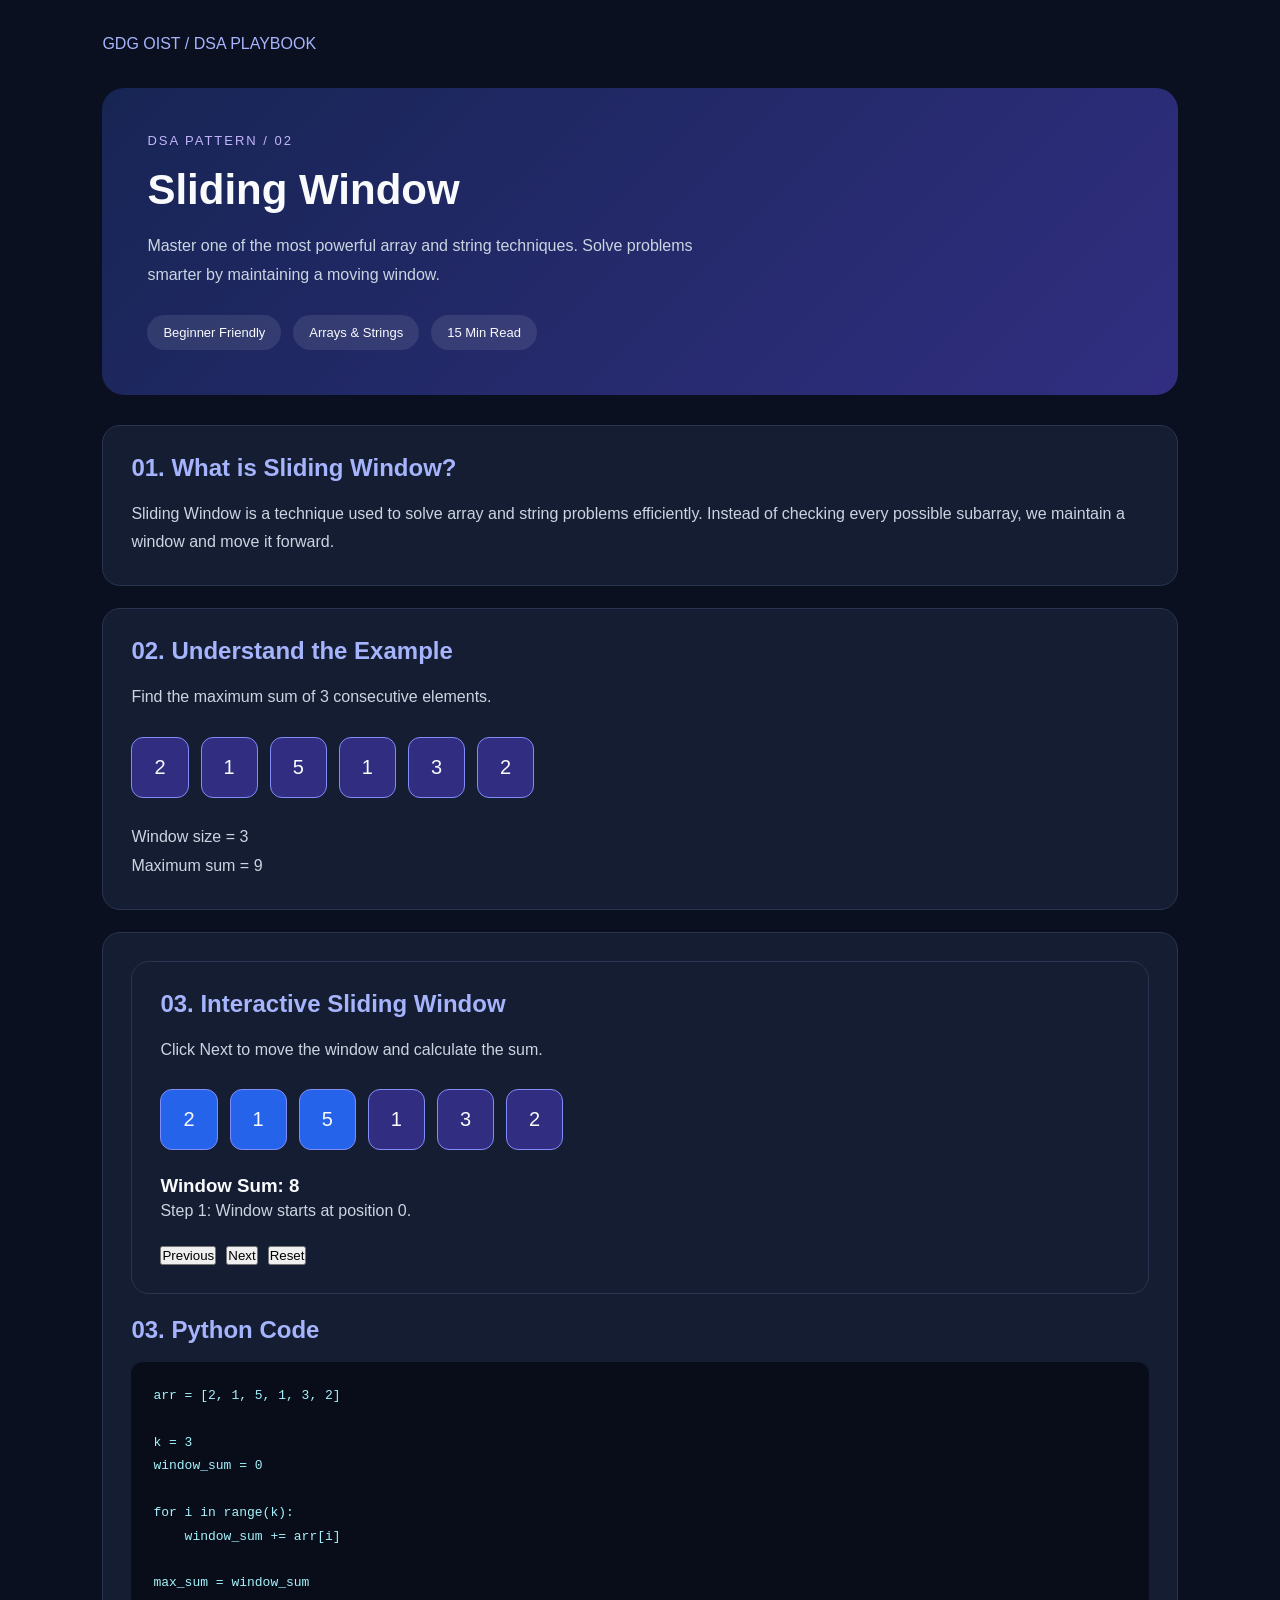
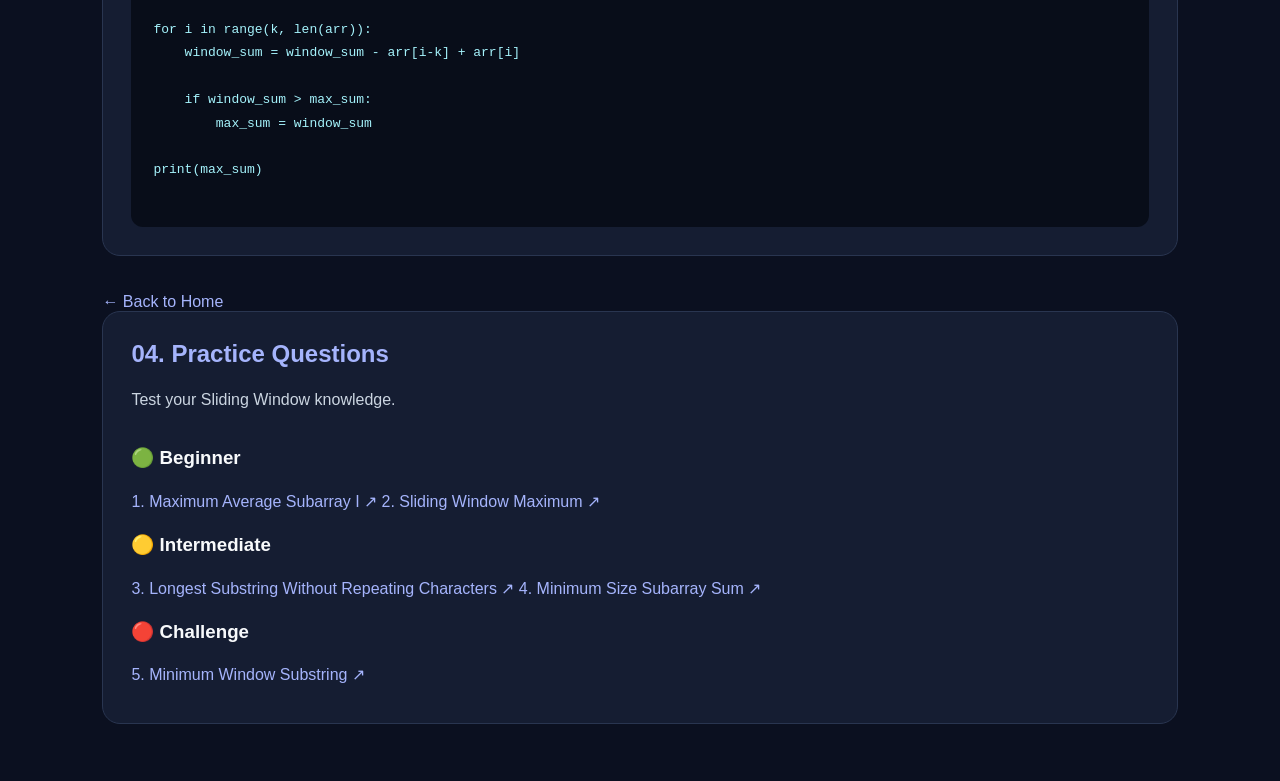
<file: sliding-window.html>
<!DOCTYPE html>
<html lang="en">
<head>
    <meta charset="UTF-8">
    <meta name="viewport" content="width=device-width, initial-scale=1.0">
    <title>Sliding Window | GDG DSA Playbook</title>

    <style>
        * {
            margin: 0;
            padding: 0;
            box-sizing: border-box;
        }

        body {
            background: #0b1020;
            color: #f8fafc;
            font-family: Arial, sans-serif;
            padding: 35px 8%;
        }

        .top {
            color: #a5b4fc;
            margin-bottom: 35px;
        }

        .hero {
            padding: 45px;
            background: linear-gradient(135deg, #172554, #312e81);
            border-radius: 22px;
            margin-bottom: 30px;
        }

        .tag {
            color: #c4b5fd;
            font-size: 13px;
            letter-spacing: 2px;
        }

        h1 {
            font-size: 42px;
            margin: 18px 0;
        }

        .hero p {
            color: #cbd5e1;
            line-height: 1.8;
            max-width: 600px;
        }

        .info {
            display: flex;
            gap: 12px;
            margin-top: 25px;
            flex-wrap: wrap;
        }

        .info span {
            background: #ffffff18;
            padding: 10px 16px;
            border-radius: 20px;
            font-size: 13px;
        }

        .card {
            background: #151d32;
            border: 1px solid #293550;
            padding: 28px;
            border-radius: 18px;
            margin-bottom: 22px;
        }

        h2 {
            margin-bottom: 18px;
            color: #a5b4fc;
        }

        .card p {
            color: #cbd5e1;
            line-height: 1.8;
        }

        .array {
            display: flex;
            gap: 12px;
            flex-wrap: wrap;
            margin: 25px 0;
        }

        .array span {
            background: #312e81;
            border: 1px solid #818cf8;
            padding: 18px 22px;
            border-radius: 12px;
            font-size: 20px;
        }

        pre {
            background: #080d19;
            padding: 22px;
            border-radius: 12px;
            color: #a5f3fc;
            overflow-x: auto;
            line-height: 1.8;
        }

        a {
            color: #a5b4fc;
            text-decoration: none;
        }

        .back {
            display: inline-block;
            margin-top: 15px;
        }

        @media(max-width: 600px) {
            body {
                padding: 20px;
            }

            .hero {
                padding: 25px;
            }

            h1 {
                font-size: 32px;
            }
        }
    </style>
</head>

<body>

    <div class="top">GDG OIST / DSA PLAYBOOK</div>

    <section class="hero">
        <div class="tag">DSA PATTERN / 02</div>

        <h1>Sliding Window</h1>

        <p>
            Master one of the most powerful array and
            string techniques. Solve problems smarter
            by maintaining a moving window.
        </p>

        <div class="info">
            <span>Beginner Friendly</span>
            <span>Arrays & Strings</span>
            <span>15 Min Read</span>
        </div>
    </section>

    <section class="card">
        <h2>01. What is Sliding Window?</h2>

        <p>
            Sliding Window is a technique used to solve
            array and string problems efficiently.

            Instead of checking every possible subarray,
            we maintain a window and move it forward.
        </p>
    </section>

    <section class="card">
        <h2>02. Understand the Example</h2>

        <p>Find the maximum sum of 3 consecutive elements.</p>

        <div class="array">
            <span>2</span>
            <span>1</span>
            <span>5</span>
            <span>1</span>
            <span>3</span>
            <span>2</span>
        </div>

        <p>Window size = 3</p>
        <p>Maximum sum = 9</p>
    </section>

    <section class="card">
        <section class="card">
    <h2>03. Interactive Sliding Window</h2>

    <p>Click Next to move the window and calculate the sum.</p>

    <div class="array" id="visualArray">
        <span>2</span>
        <span>1</span>
        <span>5</span>
        <span>1</span>
        <span>3</span>
        <span>2</span>
    </div>

    <h3 id="windowSum">Window Sum: 8</h3>

    <p id="windowStatus">Step 1: Window is at position 0.</p>

    <div style="display:flex; gap:10px; margin-top:20px; flex-wrap:wrap;">
        <button onclick="previousWindow()">Previous</button>
        <button onclick="nextWindow()">Next</button>
        <button onclick="resetWindow()">Reset</button>
    </div>
</section>
        <h2>03. Python Code</h2>

        <pre>
arr = [2, 1, 5, 1, 3, 2]

k = 3
window_sum = 0

for i in range(k):
    window_sum += arr[i]

max_sum = window_sum

for i in range(k, len(arr)):
    window_sum = window_sum - arr[i-k] + arr[i]

    if window_sum > max_sum:
        max_sum = window_sum

print(max_sum)
        </pre>
    </section>

    <a href="index.html" class="back">← Back to Home</a>

<script>
    let arr = [2, 1, 5, 1, 3, 2];
    let k = 3;
    let position = 0;

    function updateWindow() {
        let boxes = document.querySelectorAll("#visualArray span");
        let sum = 0;

        for (let i = 0; i < arr.length; i++) {
            boxes[i].style.background = "#312e81";

            if (i >= position && i < position + k) {
                boxes[i].style.background = "#2563eb";
                sum += arr[i];
            }
        }

        document.getElementById("windowSum").innerText =
            "Window Sum: " + sum;

        document.getElementById("windowStatus").innerText =
            "Step " + (position + 1) +
            ": Window starts at position " + position + ".";
    }

    function nextWindow() {
        if (position < arr.length - k) {
            position++;
            updateWindow();
        }
    }

    function previousWindow() {
        if (position > 0) {
            position--;
            updateWindow();
        }
    }

    function resetWindow() {
        position = 0;
        updateWindow();
    }

    updateWindow();
</script>
</body>
</html>
<section class="card">
    <h2>04. Practice Questions</h2>

    <p>Test your Sliding Window knowledge.</p>

    <div style="margin-top:20px; line-height:2.5;">

        <h3>🟢 Beginner</h3>
        <a href="https://leetcode.com/problems/maximum-average-subarray-i/" target="_blank">
    1. Maximum Average Subarray I ↗
</a>
        <a href="https://leetcode.com/problems/sliding-window-maximum/" target="_blank">
    2. Sliding Window Maximum ↗
</a>
        <h3>🟡 Intermediate</h3>
        <a href="https://leetcode.com/problems/longest-substring-without-repeating-characters/" target="_blank">
    3. Longest Substring Without Repeating Characters ↗
</a>
        <a href="https://leetcode.com/problems/minimum-size-subarray-sum/" target="_blank">
    4. Minimum Size Subarray Sum ↗
</a>

        <h3>🔴 Challenge</h3>
        <a href="https://leetcode.com/problems/minimum-window-substring/" target="_blank">
    5. Minimum Window Substring ↗
</a>
    </div>
</section>
</body>
</html>
</file>
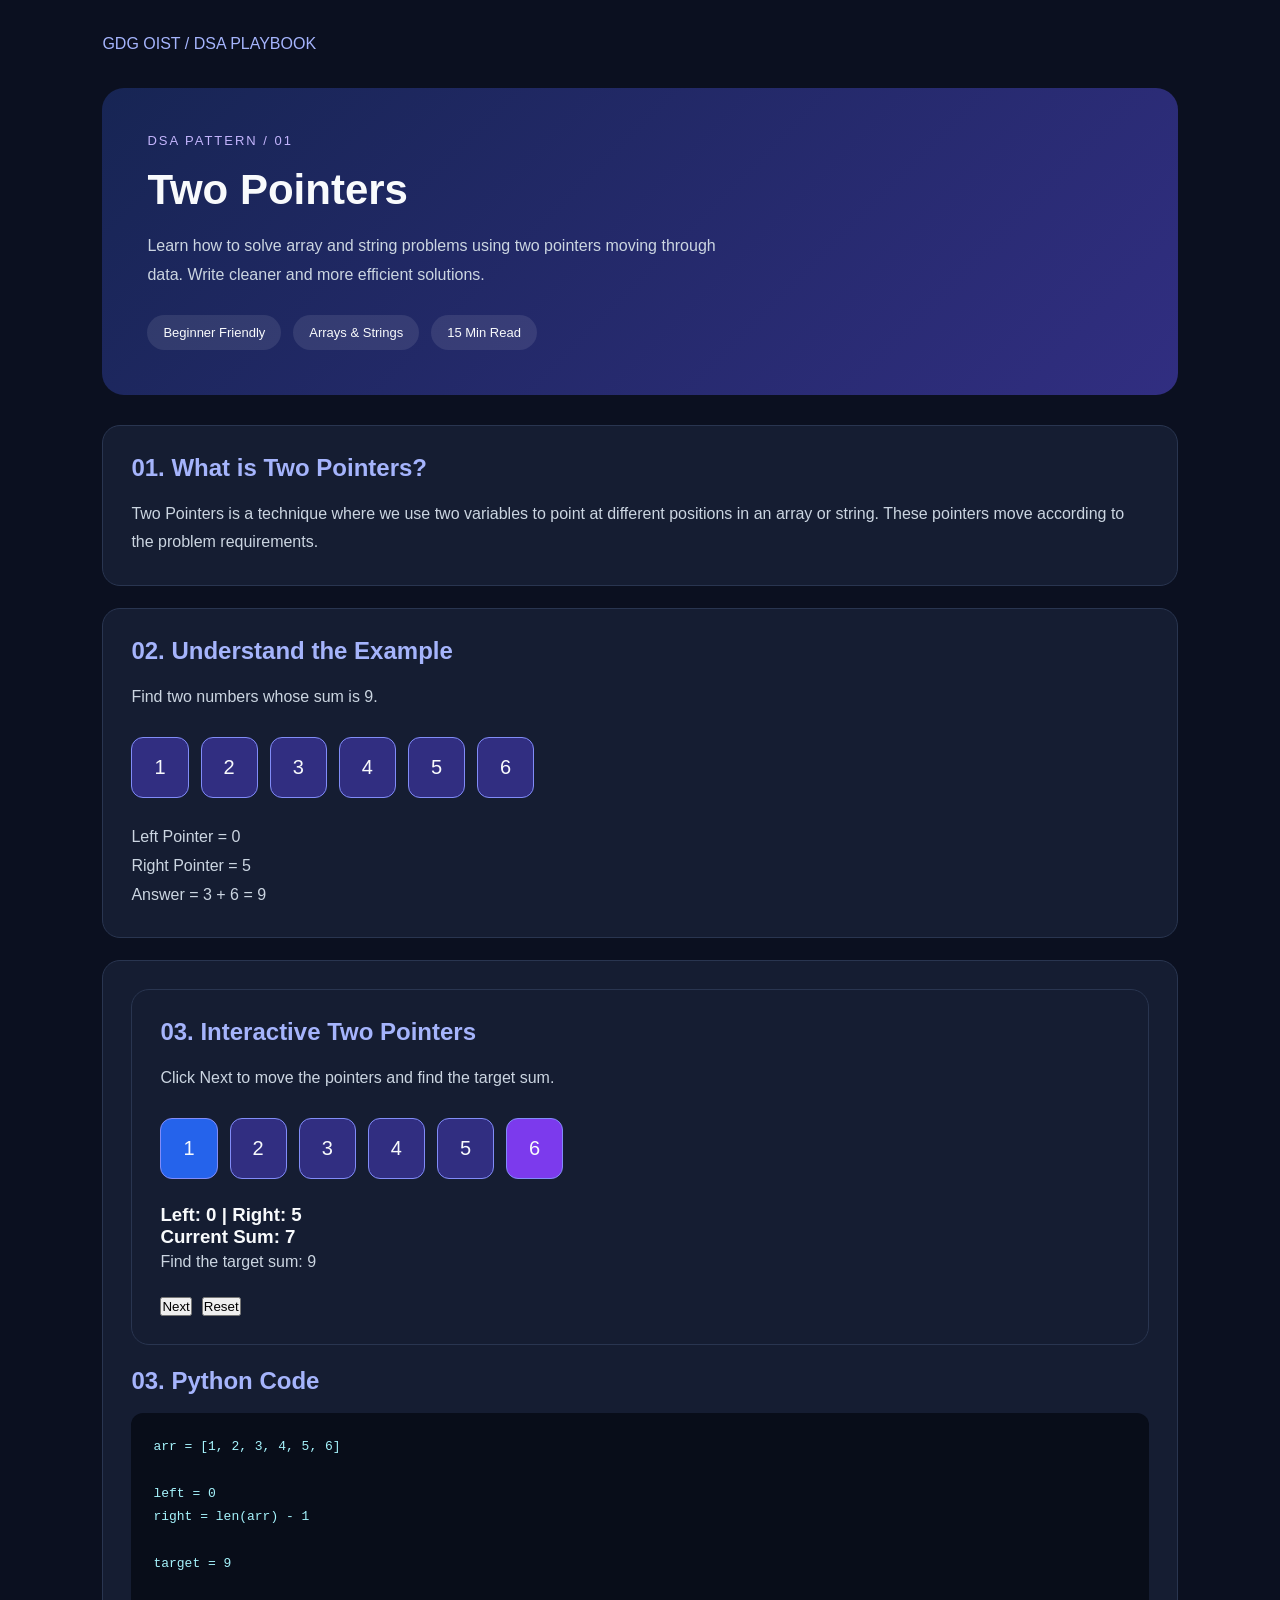
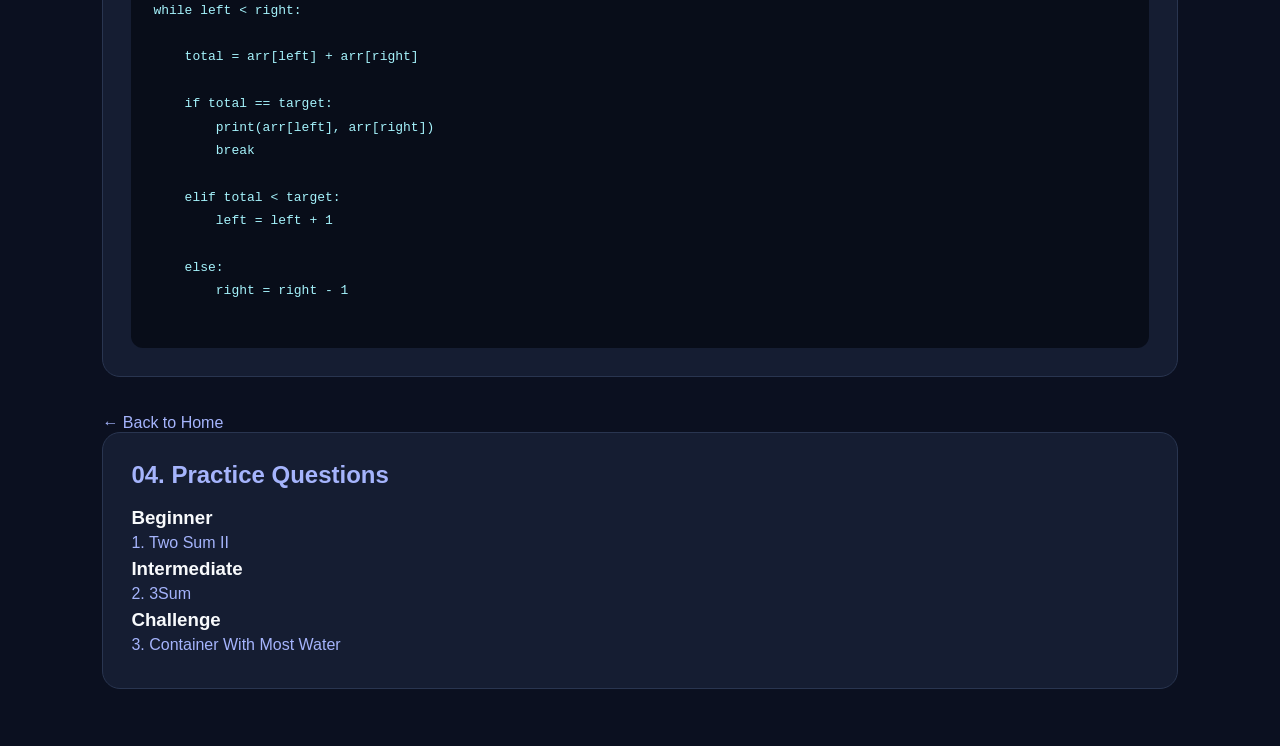
<file: two-pointers.html>
<!DOCTYPE html>
<html lang="en">
<head>
    <meta charset="UTF-8">
    <meta name="viewport" content="width=device-width, initial-scale=1.0">
    <title>Two Pointers | GDG DSA Playbook</title>

    <style>
        * {
            margin: 0;
            padding: 0;
            box-sizing: border-box;
        }

        body {
            background: #0b1020;
            color: #f8fafc;
            font-family: Arial, sans-serif;
            padding: 35px 8%;
        }

        .top {
            color: #a5b4fc;
            margin-bottom: 35px;
        }

        .hero {
            padding: 45px;
            background: linear-gradient(135deg, #172554, #312e81);
            border-radius: 22px;
            margin-bottom: 30px;
        }

        .tag {
            color: #c4b5fd;
            font-size: 13px;
            letter-spacing: 2px;
        }

        h1 {
            font-size: 42px;
            margin: 18px 0;
        }

        .hero p {
            color: #cbd5e1;
            line-height: 1.8;
            max-width: 600px;
        }

        .info {
            display: flex;
            gap: 12px;
            margin-top: 25px;
            flex-wrap: wrap;
        }

        .info span {
            background: #ffffff18;
            padding: 10px 16px;
            border-radius: 20px;
            font-size: 13px;
        }

        .card {
            background: #151d32;
            border: 1px solid #293550;
            padding: 28px;
            border-radius: 18px;
            margin-bottom: 22px;
        }

        h2 {
            margin-bottom: 18px;
            color: #a5b4fc;
        }

        .card p {
            color: #cbd5e1;
            line-height: 1.8;
        }

        .array {
            display: flex;
            gap: 12px;
            flex-wrap: wrap;
            margin: 25px 0;
        }

        .array span {
            background: #312e81;
            border: 1px solid #818cf8;
            padding: 18px 22px;
            border-radius: 12px;
            font-size: 20px;
        }

        pre {
            background: #080d19;
            padding: 22px;
            border-radius: 12px;
            color: #a5f3fc;
            overflow-x: auto;
            line-height: 1.8;
        }

        a {
            color: #a5b4fc;
            text-decoration: none;
        }

        .back {
            display: inline-block;
            margin-top: 15px;
        }

        @media(max-width: 600px) {
            body {
                padding: 20px;
            }

            .hero {
                padding: 25px;
            }

            h1 {
                font-size: 32px;
            }
        }
    </style>
</head>

<body>

    <div class="top">GDG OIST / DSA PLAYBOOK</div>

    <section class="hero">
        <div class="tag">DSA PATTERN / 01</div>

        <h1>Two Pointers</h1>

        <p>
            Learn how to solve array and string problems
            using two pointers moving through data.
            Write cleaner and more efficient solutions.
        </p>

        <div class="info">
            <span>Beginner Friendly</span>
            <span>Arrays & Strings</span>
            <span>15 Min Read</span>
        </div>
    </section>

    <section class="card">
        <h2>01. What is Two Pointers?</h2>

        <p>
            Two Pointers is a technique where we use
            two variables to point at different positions
            in an array or string.

            These pointers move according to the
            problem requirements.
        </p>
    </section>

    <section class="card">
        <h2>02. Understand the Example</h2>

        <p>Find two numbers whose sum is 9.</p>

        <div class="array">
            <span>1</span>
            <span>2</span>
            <span>3</span>
            <span>4</span>
            <span>5</span>
            <span>6</span>
        </div>

        <p>Left Pointer = 0</p>
        <p>Right Pointer = 5</p>
        <p>Answer = 3 + 6 = 9</p>
    </section>

    <section class="card">
        <section class="card">
    <h2>03. Interactive Two Pointers</h2>
    <p>Click Next to move the pointers and find the target sum.</p>

    <div class="array" id="twoPointerArray">
        <span>1</span>
        <span>2</span>
        <span>3</span>
        <span>4</span>
        <span>5</span>
        <span>6</span>
    </div>

    <h3 id="pointerStatus">Left: 0 | Right: 5</h3>
    <h3 id="pointerSum">Current Sum: 7</h3>
    <p id="pointerMessage">Find the target sum: 9</p>

    <div style="display:flex; gap:10px; margin-top:20px; flex-wrap:wrap;">
        <button onclick="nextPointer()">Next</button>
        <button onclick="resetPointer()">Reset</button>
    </div>
</section>
        <h2>03. Python Code</h2>

        <pre>
arr = [1, 2, 3, 4, 5, 6]

left = 0
right = len(arr) - 1

target = 9

while left < right:

    total = arr[left] + arr[right]

    if total == target:
        print(arr[left], arr[right])
        break

    elif total < target:
        left = left + 1

    else:
        right = right - 1
        </pre>
    </section>

    <a href="index.html" class="back">← Back to Home</a>
<script>
    let arr = [1, 2, 3, 4, 5, 6];
    let left = 0;
    let right = 5;
    let target = 9;

    function updatePointer() {
        let boxes = document.querySelectorAll("#twoPointerArray span");

        for (let i = 0; i < arr.length; i++) {
            boxes[i].style.background = "#312e81";
        }

        boxes[left].style.background = "#2563eb";
        boxes[right].style.background = "#7c3aed";

        document.getElementById("pointerStatus").innerText =
            "Left: " + left + " | Right: " + right;

        let sum = arr[left] + arr[right];

        document.getElementById("pointerSum").innerText =
            "Current Sum: " + sum;

        if (sum === target) {
            document.getElementById("pointerMessage").innerText =
                "Target Found! " + arr[left] + " + " + arr[right] + " = 9";
        } else {
            document.getElementById("pointerMessage").innerText =
                "Find the target sum: 9";
        }
    }

    function nextPointer() {
        let sum = arr[left] + arr[right];

        if (sum === target || left >= right) {
            return;
        }

        if (sum < target) {
            left++;
        } else {
            right--;
        }

        updatePointer();
    }

    function resetPointer() {
        left = 0;
        right = 5;
        updatePointer();
    }

    updatePointer();
</script>
<section class="card">
    <h2>04. Practice Questions</h2>

    <h3>Beginner</h3>
    <p><a href="https://leetcode.com/problems/two-sum-ii-input-array-is-sorted/" target="_blank">1. Two Sum II</a></p>

    <h3>Intermediate</h3>
    <p><a href="https://leetcode.com/problems/3sum/" target="_blank">2. 3Sum</a></p>

    <h3>Challenge</h3>
    <p><a href="https://leetcode.com/problems/container-with-most-water/" target="_blank">3. Container With Most Water</a></p>
</section>
</body>
</html>
</file>
<file: style.css>
@import url('https://fonts.googleapis.com/css2?family=Inter:wght@400;500;600;700;800&display=swap');

* {
    margin: 0;
    padding: 0;
    box-sizing: border-box;
    scroll-behavior: smooth;
}

body {
    font-family: 'Inter', sans-serif;
    background: #080b18;
    color: #ffffff;
}

/* NAVBAR */

.navbar {
    display: flex;
    justify-content: space-between;
    align-items: center;
    padding: 22px 8%;
    border-bottom: 1px solid #252940;
    background: #080b18;
    position: sticky;
    top: 0;
    z-index: 100;
}

.logo {
    font-size: 24px;
    font-weight: 800;
    color: white;
    text-decoration: none;
}

.logo span,
footer h3 span {
    color: #a987ff;
}

.nav-links {
    display: flex;
    gap: 30px;
}

.nav-links a {
    color: #b7bbcc;
    text-decoration: none;
    font-size: 14px;
    transition: 0.3s;
}

.nav-links a:hover {
    color: #a987ff;
}

.nav-btn {
    text-decoration: none;
    color: white;
    background: #7950e8;
    padding: 12px 20px;
    border-radius: 8px;
    font-size: 13px;
}

.menu-btn {
    display: none;
    color: white;
    background: transparent;
    border: none;
    font-size: 25px;
    cursor: pointer;
}

/* HERO */

.hero {
    min-height: 650px;
    display: flex;
    justify-content: space-between;
    align-items: center;
    gap: 50px;
    padding: 90px 8%;
    background: radial-gradient(circle at 80% 40%, #30205c55, transparent 35%);
}

.hero-content {
    max-width: 600px;
}

.tag {
    color: #a987ff;
    font-size: 12px;
    font-weight: 700;
    letter-spacing: 2px;
    margin-bottom: 25px;
}

.hero h1 {
    font-size: clamp(42px, 5vw, 68px);
    line-height: 1.15;
    font-weight: 800;
    margin-bottom: 25px;
}

.hero h1 span {
    color: #a987ff;
}

.hero-text {
    color: #a6abc0;
    font-size: 16px;
    line-height: 1.8;
    max-width: 520px;
}

.hero-buttons {
    display: flex;
    gap: 15px;
    margin-top: 35px;
    flex-wrap: wrap;
}

.primary-btn,
.secondary-btn {
    display: inline-block;
    padding: 15px 23px;
    border-radius: 8px;
    text-decoration: none;
    font-size: 14px;
    font-weight: 600;
    transition: 0.3s;
}

.primary-btn {
    background: #7950e8;
    color: white;
}

.primary-btn:hover {
    background: #916df5;
    transform: translateY(-3px);
}

.secondary-btn {
    border: 1px solid #41435c;
    color: white;
}

.secondary-btn:hover {
    border-color: #a987ff;
}

.hero-stats {
    display: flex;
    gap: 45px;
    margin-top: 55px;
}

.hero-stats h2 {
    font-size: 27px;
    color: #b49aff;
}

.hero-stats p {
    color: #9298ae;
    font-size: 12px;
    margin-top: 7px;
}

/* CODE CARD */

.hero-card {
    width: 420px;
    max-width: 100%;
    background: #11162a;
    border: 1px solid #34304e;
    border-radius: 16px;
    box-shadow: 0 20px 70px #00000055;
    overflow: hidden;
}

.card-top,
.card-bottom {
    padding: 18px 22px;
    color: #a5a8bc;
    font-size: 11px;
    border-bottom: 1px solid #292d43;
}

.card-top {
    display: flex;
    justify-content: space-between;
}

.card-top span:first-child {
    color: #9d7aff;
}

.code-content {
    padding: 30px 22px;
}

.code-content p {
    color: #d3d5e3;
    font-family: monospace;
    font-size: 14px;
    line-height: 2.5;
}

.code-content p span {
    color: #9871ff;
}

.card-bottom {
    border-top: 1px solid #292d43;
    border-bottom: none;
}

/* COMMON SECTIONS */

.section {
    padding: 100px 8%;
}

.section-heading {
    text-align: center;
    margin-bottom: 55px;
}

.section-heading .tag {
    margin-bottom: 15px;
}

.section-heading h2 {
    font-size: 38px;
    margin-bottom: 15px;
}

.section-heading > p:last-child {
    color: #999fb4;
    line-height: 1.7;
}

/* ROADMAP */

.roadmap-grid {
    display: grid;
    grid-template-columns: repeat(4, 1fr);
    gap: 20px;
}

.roadmap-card {
    background: #11162a;
    border: 1px solid #292e47;
    padding: 28px;
    border-radius: 13px;
    transition: 0.3s;
}

.roadmap-card:hover,
.pattern-card:hover {
    transform: translateY(-7px);
    border-color: #9068f3;
}

.number {
    color: #a987ff;
    font-size: 13px;
    font-weight: 700;
}

.roadmap-card h3 {
    margin: 25px 0 13px;
    font-size: 19px;
}

.roadmap-card p {
    color: #9da3b8;
    font-size: 13px;
    line-height: 1.8;
    min-height: 70px;
}

.level {
    display: inline-block;
    margin-top: 22px;
    color: #b79bff;
    font-size: 10px;
    letter-spacing: 1px;
}

/* PATTERNS */

.patterns-section {
    background: #0d1122;
}

.patterns-grid {
    display: grid;
    grid-template-columns: repeat(3, 1fr);
    gap: 20px;
}

.pattern-card {
    background: #151a30;
    border: 1px solid #292e47;
    padding: 30px;
    border-radius: 13px;
    transition: 0.3s;
}

.pattern-card span {
    color: #a987ff;
    font-size: 11px;
    letter-spacing: 1px;
}

.pattern-card h3 {
    margin: 20px 0 12px;
    font-size: 20px;
}

.pattern-card p {
    color: #9da3b8;
    font-size: 13px;
    line-height: 1.8;
}

/* CHALLENGE */

.challenge-section {
    text-align: center;
    padding: 100px 8%;
    background: radial-gradient(circle, #33215a55, transparent 65%);
}

.challenge-section h2 {
    font-size: 40px;
    margin-bottom: 18px;
}

.challenge-section p:not(.tag) {
    color: #a6abc0;
    line-height: 1.8;
    margin-bottom: 30px;
}

/* FOOTER */

footer {
    padding: 35px 8%;
    text-align: center;
    color: #858ba1;
    border-top: 1px solid #252940;
    font-size: 13px;
}

footer h3 {
    color: white;
    font-size: 22px;
    margin-bottom: 12px;
}

footer p {
    margin-top: 8px;
}

/* RESPONSIVE DESIGN */

@media (max-width: 900px) {
    .hero {
        flex-direction: column;
        align-items: flex-start;
    }

    .roadmap-grid {
        grid-template-columns: repeat(2, 1fr);
    }

    .patterns-grid {
        grid-template-columns: repeat(2, 1fr);
    }
}

@media (max-width: 600px) {
    .navbar {
        padding: 20px 5%;
    }

    .nav-btn {
        display: none;
    }

    .menu-btn {
        display: block;
    }

    .nav-links {
        display: none;
        position: absolute;
        top: 70px;
        left: 0;
        width: 100%;
        padding: 25px;
        background: #11162a;
        flex-direction: column;
        gap: 22px;
    }

    .nav-links.active {
        display: flex;
    }

    .hero {
        padding: 65px 6%;
    }

    .hero-stats {
        gap: 22px;
    }

    .hero-stats h2 {
        font-size: 22px;
    }

    .section {
        padding: 75px 6%;
    }

    .roadmap-grid,
    .patterns-grid {
        grid-template-columns: 1fr;
    }

    .section-heading h2,
    .challenge-section h2 {
        font-size: 30px;
    }
}
/* DSA Pattern Search Bar */
.search-box {
    max-width: 600px;
    margin: 35px auto;
    padding: 0 20px;
}

.search-box input {
    width: 100%;
    padding: 16px 20px;
    border: 1px solid #44466a;
    border-radius: 14px;
    background: #15182b;
    color: white;
    font-size: 16px;
    outline: none;
    box-sizing: border-box;
    transition: 0.3s;
}

.search-box input:focus {
    border-color: #a855f7;
    box-shadow: 0 0 15px #a855f755;
}

.search-box input::placeholder {
    color: #aaa;
}
/* TWO POINTERS PREMIUM PAGE */

.topic-hero {
    min-height: 350px;
    display: flex;
    flex-direction: column;
    align-items: center;
    justify-content: center;
    text-align: center;
    padding: 60px 20px;
    background:
        radial-gradient(circle at 50% 50%, #5426a8 0%, #17152f 40%, #0b1020 80%);
}

.topic-hero h1 {
    font-size: clamp(42px, 7vw, 70px);
    margin-bottom: 15px;
    background: linear-gradient(90deg, #ffffff, #c084fc);
    -webkit-background-clip: text;
    -webkit-text-fill-color: transparent;
}

.topic-hero p {
    font-size: 18px;
    color: #c7c5d8;
}

.section {
    max-width: 950px;
    margin: 30px auto;
    padding: 30px;
    background: #15182b;
    border: 1px solid #343052;
    border-radius: 18px;
    color: #ddd;
    line-height: 1.8;
    box-shadow: 0 8px 25px #00000022;
}

.section h2 {
    color: #c084fc;
    margin-bottom: 18px;
}

.section li {
    margin: 10px 0;
}

.section a {
    color: #c084fc;
    text-decoration: none;
}

.section a:hover {
    color: #ffffff;
}

.section pre {
    background: #090d19;
    border: 1px solid #393052;
    border-radius: 12px;
    padding: 22px;
    overflow-x: auto;
    color: #d8b4fe;
    font-size: 14px;
}

.section code {
    font-family: Consolas, monospace;
}

footer {
    text-align: center;
    padding: 30px;
    color: #aaa;
}

@media (max-width: 600px) {
    .section {
        margin: 20px 12px;
        padding: 20px;
    }

    .topic-hero {
        min-height: 280px;
    }
}
</file>
